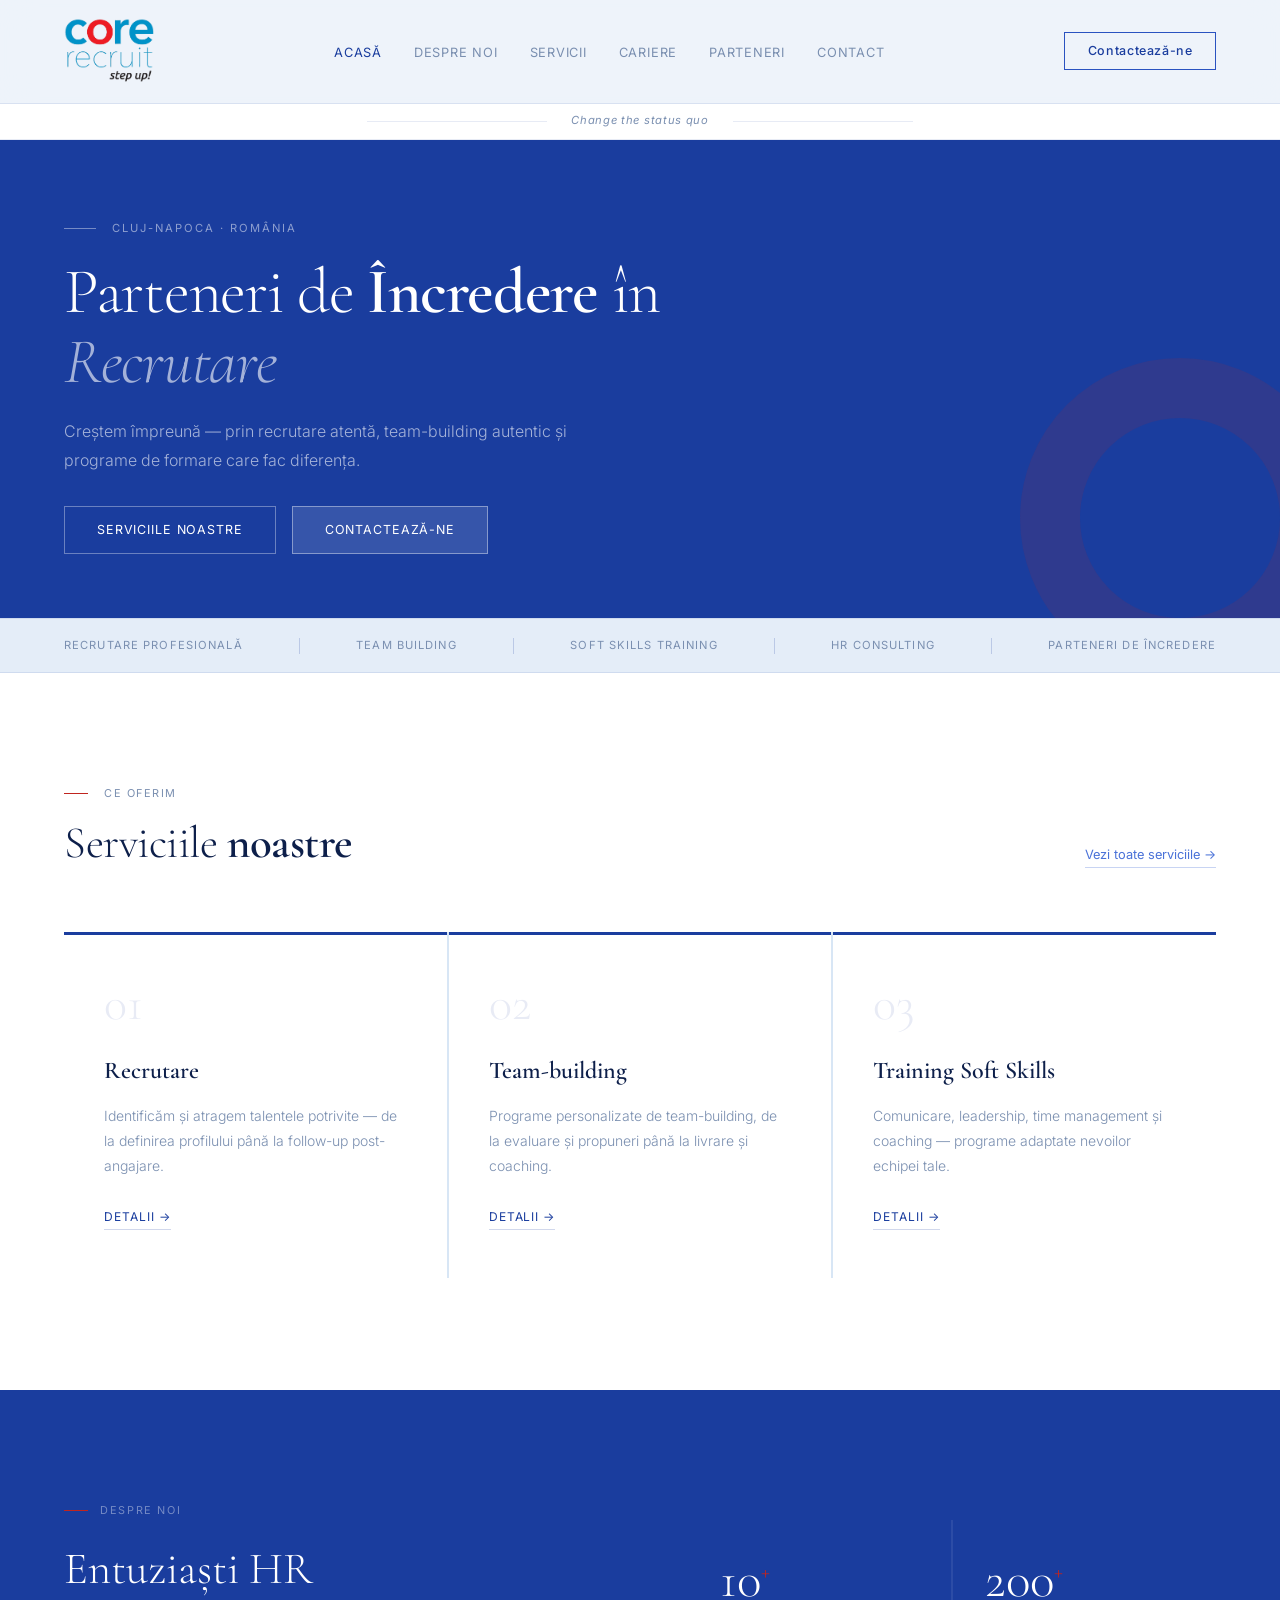
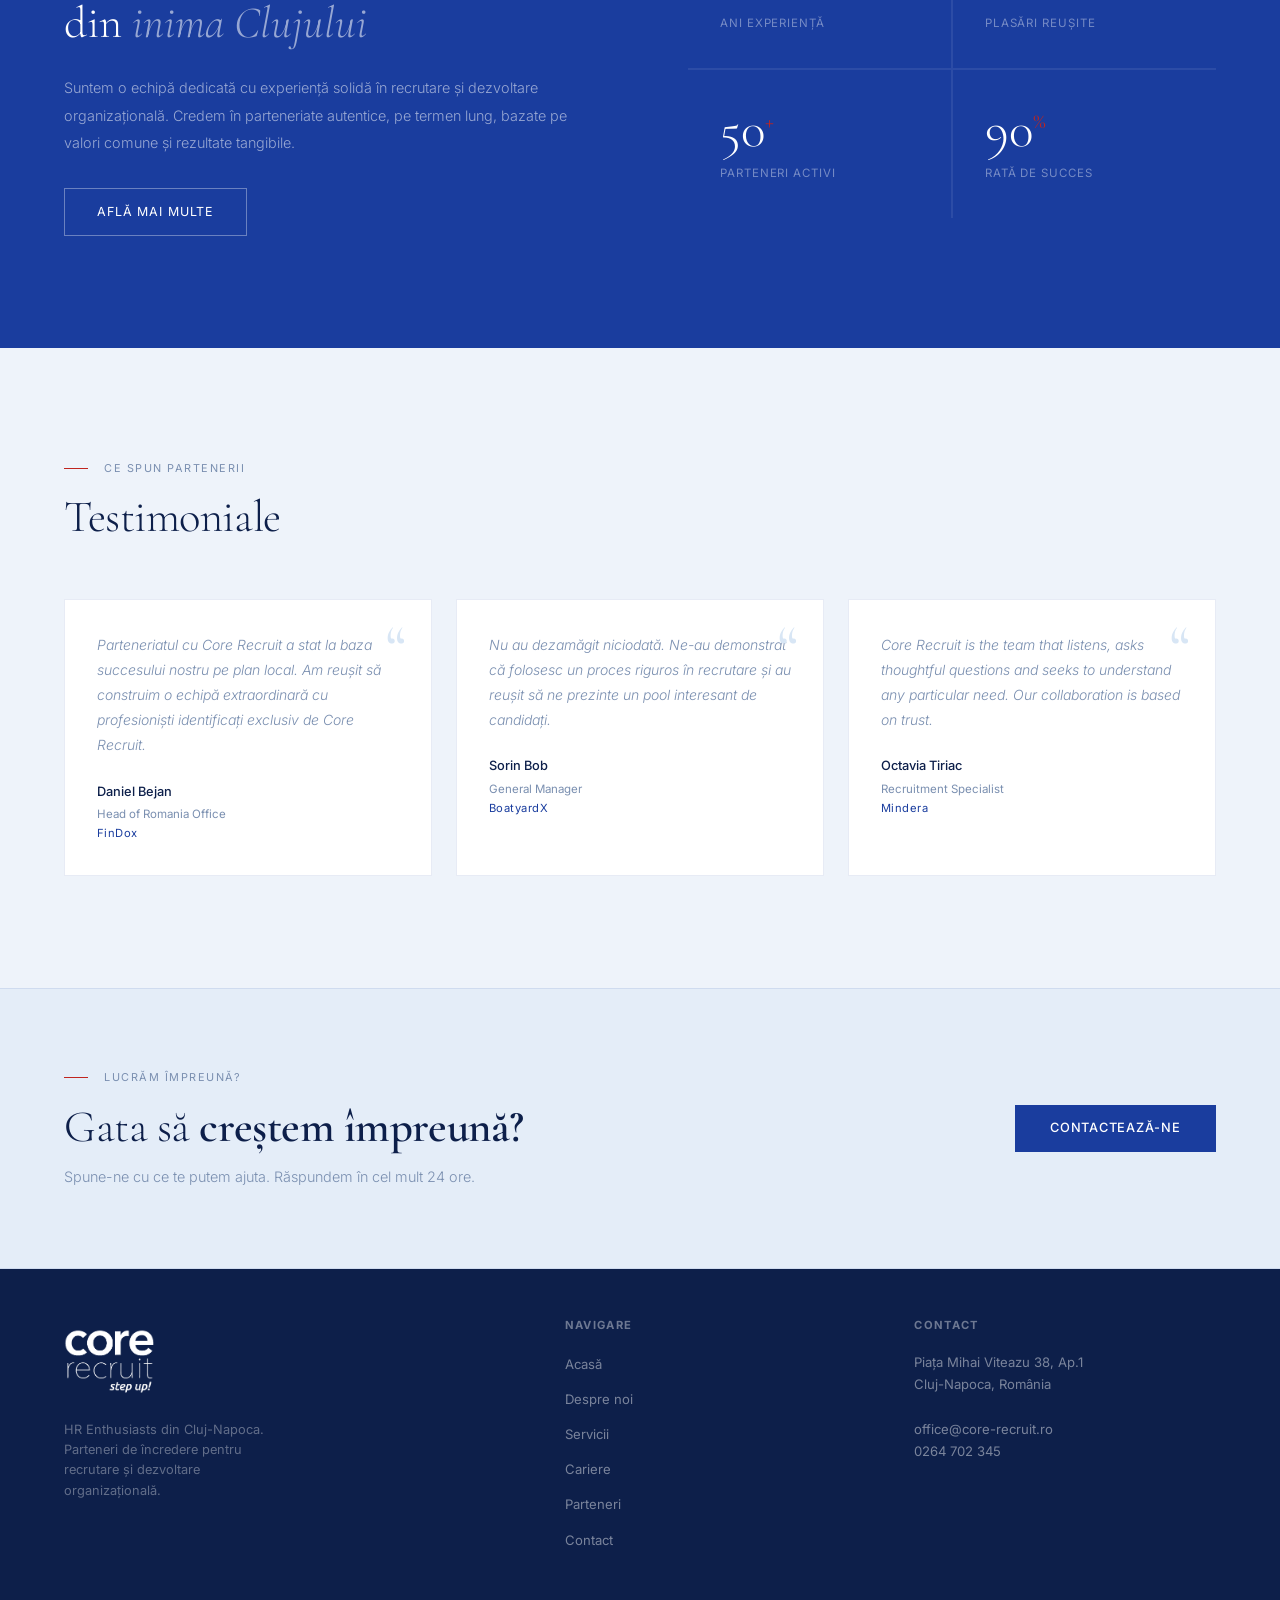
<file: index.html>
<!DOCTYPE html>
<html lang="ro">
<head>
<meta charset="UTF-8">
<script id="Cookiebot" src="https://consent.cookiebot.com/uc.js" data-cbid="74210a75-01b2-4492-945d-dc1702a2ea42" type="text/javascript" async></script>
<meta name="viewport" content="width=device-width, initial-scale=1.0">
<title>Core Recruit — HR Enthusiasts | Cluj-Napoca</title>
<link rel="icon" type="image/png" href="/favicon.png">
<link rel="icon" href="/favicon.ico">
<meta name="description" content="Core Recruit — Agenție de recrutare, team-building și training din Cluj-Napoca. Parteneri de încredere pentru afacerea ta.">
<link href="https://fonts.googleapis.com/css2?family=Cormorant+Garamond:ital,wght@0,300;0,400;0,600;1,300;1,400&family=Inter:wght@300;400;500&display=swap" rel="stylesheet">
<link rel="stylesheet" href="css/styles.css">
<style>
  /* HERO */
  .hero {
    background: var(--blue); padding: 5rem 4rem 4rem; position: relative; overflow: hidden;
  }
  .hero::after {
    content: ''; position: absolute; right: -60px; bottom: -60px;
    width: 320px; height: 320px; border-radius: 50%;
    border: 60px solid rgba(192,37,31,0.12); pointer-events: none;
  }
  .hero-eyebrow { display: flex; align-items: center; gap: 1rem; margin-bottom: 1.2rem; }
  .hero-eyebrow .eyebrow-line { width: 32px; height: 1px; background: rgba(255,255,255,0.4); }
  .hero-eyebrow .eyebrow-text { font-size: 0.7rem; letter-spacing: 0.18em; text-transform: uppercase; color: rgba(255,255,255,0.5); }
  h1 {
    font-family: 'Cormorant Garamond', serif; font-size: clamp(2.5rem, 5vw, 4.5rem);
    font-weight: 300; line-height: 1.1; letter-spacing: -0.02em; color: white; margin-bottom: 1.2rem; max-width: 700px;
  }
  h1 strong { font-weight: 600; color: white; }
  h1 em { font-style: italic; color: rgba(255,255,255,0.6); }
  .hero-desc { font-size: 1rem; color: rgba(255,255,255,0.6); line-height: 1.8; max-width: 520px; margin-bottom: 2rem; font-weight: 300; }
  .hero-btns { display: flex; gap: 1rem; flex-wrap: wrap; }

  /* SERVICES SECTION */
  .services { padding: 7rem 4rem; background: var(--white); }
  .services-top { display: flex; justify-content: space-between; align-items: flex-end; margin-bottom: 4rem; }
  .section-link { font-size: 0.8rem; color: var(--blue-light); text-decoration: none; border-bottom: 1px solid rgba(74,114,216,0.3); padding-bottom: 1px; transition: color 0.2s; }
  .section-link:hover { color: var(--red); }
  .services-grid { display: grid; grid-template-columns: repeat(3,1fr); gap: 2px; background: var(--bg3); }
  .service-item { background: var(--white); padding: 3rem 2.5rem; transition: background 0.3s; position: relative; overflow: hidden; }
  .service-item::before { content:''; position:absolute; top:0; left:0; right:0; height:3px; background: var(--blue); transition: background 0.3s; }
  .service-item:hover { background: var(--bg); }
  .service-item:hover::before { background: var(--red); }
  .svc-num { font-family: 'Cormorant Garamond', serif; font-size: 3rem; font-weight: 300; color: rgba(26,61,158,0.1); line-height: 1; margin-bottom: 1.5rem; }
  .svc-title { font-family: 'Cormorant Garamond', serif; font-size: 1.5rem; font-weight: 600; color: var(--text); margin-bottom: 0.8rem; }
  .svc-desc { font-size: 0.875rem; color: var(--text-muted); line-height: 1.8; font-weight: 300; }
  .svc-link { display: inline-flex; align-items: center; gap: 0.5rem; margin-top: 1.8rem; font-size: 0.75rem; color: var(--blue); letter-spacing: 0.08em; text-transform: uppercase; text-decoration: none; border-bottom: 1px solid rgba(26,61,158,0.2); padding-bottom: 2px; transition: color 0.2s; }
  .svc-link:hover { color: var(--red); }

  /* ABOUT STRIP */
  .about-strip { background: var(--blue); padding: 7rem 4rem; display: grid; grid-template-columns: 1fr 1fr; gap: 6rem; align-items: center; }
  .al-tag { font-size: 0.68rem; letter-spacing: 0.15em; text-transform: uppercase; color: rgba(255,255,255,0.4); margin-bottom: 1.5rem; display: flex; align-items: center; gap: 0.75rem; }
  .al-tag::before { content:''; width:24px; height:1px; background:var(--red); }
  .about-title { font-family: 'Cormorant Garamond', serif; font-size: clamp(2rem,3.5vw,3rem); font-weight: 300; color: white; line-height: 1.2; margin-bottom: 1.5rem; }
  .about-title em { font-style: italic; color: rgba(255,255,255,0.55); }
  .about-desc { font-size: 0.9rem; color: rgba(255,255,255,0.55); line-height: 1.9; font-weight: 300; margin-bottom: 2rem; }
  .about-right { display: grid; grid-template-columns: 1fr 1fr; gap: 1.5px; background: rgba(255,255,255,0.08); }
  .about-stat { background: var(--blue); padding: 2.2rem 2rem; transition: background 0.3s; }
  .about-stat:hover { background: rgba(255,255,255,0.05); }
  .as-val { font-family: 'Cormorant Garamond', serif; font-size: 3.2rem; font-weight: 300; color: white; line-height: 1; }
  .as-val sup { font-size: 1.4rem; color: var(--red); vertical-align: super; }
  .as-label { font-size: 0.72rem; color: rgba(255,255,255,0.4); text-transform: uppercase; letter-spacing: 0.08em; margin-top: 0.5rem; }

  /* TESTIMONIALS */
  .testimonials { padding: 7rem 4rem; background: var(--bg); }
  .testimonials-grid { display: grid; grid-template-columns: repeat(3,1fr); gap: 1.5rem; margin-top: 3.5rem; }
  .tcard { background: var(--white); border: 1px solid var(--border); padding: 2rem; position: relative; transition: box-shadow 0.3s; }
  .tcard:hover { box-shadow: 0 8px 32px rgba(26,61,158,0.08); }
  .tcard::before { content:'\201C'; font-family:'Cormorant Garamond',serif; font-size:4rem; color:var(--bg3); position:absolute; top:1rem; right:1.5rem; line-height:1; }
  .tcard-text { font-size: 0.875rem; color: var(--text-muted); line-height: 1.8; font-weight: 300; margin-bottom: 1.5rem; font-style: italic; }
  .tcard-author { font-size: 0.8rem; font-weight: 500; color: var(--text); }
  .tcard-role { font-size: 0.72rem; color: var(--text-muted); margin-top: 0.2rem; }
  .tcard-company { font-size: 0.7rem; color: var(--blue); margin-top: 0.1rem; letter-spacing: 0.04em; }

  /* CONTACT CTA */
  .contact-cta { background: var(--bg2); border-top: 1px solid var(--border); border-bottom: 1px solid var(--border); padding: 5rem 4rem; display: flex; justify-content: space-between; align-items: center; gap: 3rem; }
  .cta-left .section-title { margin-bottom: 0.8rem; }
  .cta-left p { font-size: 0.9rem; color: var(--text-muted); font-weight: 300; }
  .cta-right { flex-shrink: 0; }

  @media (max-width: 960px) {
    .hero { padding: 3.5rem 1.5rem 3rem; }
    .services, .about-strip, .testimonials, .contact-cta { padding: 4rem 1.5rem; }
    .services-grid, .testimonials-grid { grid-template-columns: 1fr; }
    .about-strip { grid-template-columns: 1fr; gap: 3rem; }
    .contact-cta { flex-direction: column; align-items: flex-start; }
    .services-top { flex-direction: column; align-items: flex-start; gap: 1rem; }
  }
</style>
<script src="https://identity.netlify.com/v1/netlify-identity-widget.js"></script>
</head>
<body>

<nav>
  <a href="index.html" class="logo" id="nav-logo-link">
    <img src="/images/core-recruit-logo.png" alt="Core Recruit" id="nav-logo-img" style="height:90px;width:auto;display:block;">
    <span id="nav-logo-text" style="display:none;">Core<span style="color:var(--red);">.</span>Recruit</span>
  </a>
  <ul>
    <li><a href="index.html" class="active">Acasă</a></li>
    <li><a href="about.html">Despre noi</a></li>
    <li><a href="services.html">Servicii</a></li>
    <li><a href="careers.html">Cariere</a></li>
    <li><a href="partners.html">Parteneri</a></li>
    <li><a href="contact.html">Contact</a></li>
  </ul>
  <a href="contact.html" class="nav-cta">Contactează-ne</a>
  <button class="hamburger" id="hamburger" aria-label="Menu">
    <span></span><span></span><span></span>
  </button>
</nav>
<div class="mobile-menu" id="mobile-menu">
  <a href="index.html">Acasă</a>
  <a href="about.html">Despre noi</a>
  <a href="services.html">Servicii</a>
  <a href="careers.html">Cariere</a>
  <a href="partners.html">Parteneri</a>
  <a href="contact.html">Contact</a>
</div>

<section class="hero">
  <div class="hero-eyebrow">
    <div class="eyebrow-line"></div>
    <span class="eyebrow-text">Cluj-Napoca · România</span>
  </div>
  <h1>
    Parteneri de <strong style="display:inline;">Încredere</strong> în <em>Recrutare</em>
  </h1>
  <p class="hero-desc">Creștem împreună — prin recrutare atentă, team-building autentic și programe de formare care fac diferența.</p>
  <div class="hero-btns">
    <a href="services.html" class="btn-white">Serviciile noastre</a>
    <a href="contact.html" class="btn-white" style="background:rgba(255,255,255,0.12);border-color:rgba(255,255,255,0.4);">Contactează-ne</a>
  </div>
</section>

<div class="divider-strip">
  <div class="ds-item"><span class="ds-text">Recrutare profesională</span></div>
  <div class="ds-line"></div>
  <div class="ds-item"><span class="ds-text">Team Building</span></div>
  <div class="ds-line"></div>
  <div class="ds-item"><span class="ds-text">Soft Skills Training</span></div>
  <div class="ds-line"></div>
  <div class="ds-item"><span class="ds-text">HR Consulting</span></div>
  <div class="ds-line"></div>
  <div class="ds-item"><span class="ds-text">Parteneri de încredere</span></div>
</div>

<section class="services">
  <div class="services-top">
    <div>
      <div class="section-eyebrow"><div class="eyebrow-line"></div><span class="eyebrow-text">Ce oferim</span></div>
      <div class="section-title">Serviciile <strong>noastre</strong></div>
    </div>
    <a href="services.html" class="section-link">Vezi toate serviciile →</a>
  </div>
  <div class="services-grid">
    <div class="service-item">
      <div class="svc-num">01</div>
      <div class="svc-title">Recrutare</div>
      <div class="svc-desc">Identificăm și atragem talentele potrivite — de la definirea profilului până la follow-up post-angajare.</div>
      <a href="services.html#recrutare" class="svc-link">Detalii →</a>
    </div>
    <div class="service-item">
      <div class="svc-num">02</div>
      <div class="svc-title">Team-building</div>
      <div class="svc-desc">Programe personalizate de team-building, de la evaluare și propuneri până la livrare și coaching.</div>
      <a href="services.html#teambuilding" class="svc-link">Detalii →</a>
    </div>
    <div class="service-item">
      <div class="svc-num">03</div>
      <div class="svc-title">Training Soft Skills</div>
      <div class="svc-desc">Comunicare, leadership, time management și coaching — programe adaptate nevoilor echipei tale.</div>
      <a href="services.html#training" class="svc-link">Detalii →</a>
    </div>
  </div>
</section>

<section class="about-strip">
  <div class="about-left">
    <div class="al-tag">Despre noi</div>
    <div class="about-title">Entuziaști HR<br>din <em>inima Clujului</em></div>
    <p class="about-desc">Suntem o echipă dedicată cu experiență solidă în recrutare și dezvoltare organizațională. Credem în parteneriate autentice, pe termen lung, bazate pe valori comune și rezultate tangibile.</p>
    <a href="about.html" class="btn-white">Află mai multe</a>
  </div>
  <div class="about-right">
    <div class="about-stat"><div class="as-val">10<sup>+</sup></div><div class="as-label">Ani experiență</div></div>
    <div class="about-stat"><div class="as-val">200<sup>+</sup></div><div class="as-label">Plasări reușite</div></div>
    <div class="about-stat"><div class="as-val">50<sup>+</sup></div><div class="as-label">Parteneri activi</div></div>
    <div class="about-stat"><div class="as-val">90<sup>%</sup></div><div class="as-label">Rată de succes</div></div>
  </div>
</section>

<section class="testimonials">
  <div class="section-eyebrow"><div class="eyebrow-line"></div><span class="eyebrow-text">Ce spun partenerii</span></div>
  <div class="section-title">Testimoniale</div>
  <div class="testimonials-grid">
    <div class="tcard">
      <p class="tcard-text">Parteneriatul cu Core Recruit a stat la baza succesului nostru pe plan local. Am reușit să construim o echipă extraordinară cu profesioniști identificați exclusiv de Core Recruit.</p>
      <div class="tcard-author">Daniel Bejan</div>
      <div class="tcard-role">Head of Romania Office</div>
      <div class="tcard-company">FinDox</div>
    </div>
    <div class="tcard">
      <p class="tcard-text">Nu au dezamăgit niciodată. Ne-au demonstrat că folosesc un proces riguros în recrutare și au reușit să ne prezinte un pool interesant de candidați.</p>
      <div class="tcard-author">Sorin Bob</div>
      <div class="tcard-role">General Manager</div>
      <div class="tcard-company">BoatyardX</div>
    </div>
    <div class="tcard">
      <p class="tcard-text">Core Recruit is the team that listens, asks thoughtful questions and seeks to understand any particular need. Our collaboration is based on trust.</p>
      <div class="tcard-author">Octavia Tiriac</div>
      <div class="tcard-role">Recruitment Specialist</div>
      <div class="tcard-company">Mindera</div>
    </div>
  </div>
</section>

<div class="contact-cta">
  <div class="cta-left">
    <div class="section-eyebrow"><div class="eyebrow-line"></div><span class="eyebrow-text">Lucrăm împreună?</span></div>
    <div class="section-title">Gata să <strong>creștem împreună?</strong></div>
    <p>Spune-ne cu ce te putem ajuta. Răspundem în cel mult 24 ore.</p>
  </div>
  <div class="cta-right">
    <a href="contact.html" class="btn-primary">Contactează-ne</a>
  </div>
</div>

<footer>
  <div class="footer-brand">
    <a href="index.html" class="footer-logo" id="footer-logo-link">
      <img src="/images/core-recruit-logo.png" alt="Core Recruit" id="footer-logo-img" style="height:90px;width:auto;display:block;filter:brightness(0) invert(1);">
      <span id="footer-logo-text" style="display:none;">Core<span style="color:var(--red);">.</span>Recruit</span>
    </a>
    <p class="footer-tagline">HR Enthusiasts din Cluj-Napoca. Parteneri de încredere pentru recrutare și dezvoltare organizațională.</p>
  </div>
  <div class="footer-col">
    <h4>Navigare</h4>
    <ul>
      <li><a href="index.html">Acasă</a></li>
      <li><a href="about.html">Despre noi</a></li>
      <li><a href="services.html">Servicii</a></li>
      <li><a href="careers.html">Cariere</a></li>
      <li><a href="partners.html">Parteneri</a></li>
      <li><a href="contact.html">Contact</a></li>
    </ul>
  </div>
  <div class="footer-col">
    <h4>Contact</h4>
    <p>Piața Mihai Viteazu 38, Ap.1<br>Cluj-Napoca, România<br><br>office@core-recruit.ro<br>0264 702 345</p>
  </div>
</footer>
<div class="footer-bottom">
  <span class="footer-copy">©2024 Core Recruit. Toate drepturile rezervate.</span>
  <div class="footer-social">
    <a href="https://www.facebook.com/corerecruit.ro/" target="_blank">Facebook</a>
    <a href="https://www.linkedin.com/company/core-recruit/" target="_blank">LinkedIn</a>
    <a href="https://maps.google.com/?cid=15807430511712854046" target="_blank">Google Maps</a>
  </div>
</div>

<script src="js/main.js"></script>
<script>
async function loadLogo() {
  try {
    const res = await fetch('/content/settings/site.json');
    if (!res.ok) return;
    const data = await res.json();
    if (data.logo && data.logo.trim() && data.logo !== '/images/core-recruit-logo.png') {
      // CMS has a custom logo — swap both nav and footer
      const navImg = document.getElementById('nav-logo-img');
      const footerImg = document.getElementById('footer-logo-img');
      if (navImg) { navImg.src = data.logo; navImg.style.filter = ''; }
      if (footerImg) { footerImg.src = data.logo; }
    }
    // If logo field is empty, show text fallback instead of broken image
    if (!data.logo || !data.logo.trim()) {
      document.getElementById('nav-logo-img').style.display = 'none';
      document.getElementById('nav-logo-text').style.display = 'inline';
      document.getElementById('footer-logo-img').style.display = 'none';
      document.getElementById('footer-logo-text').style.display = 'inline';
    }
  } catch(e) {
    // On any error, show text fallback
    const navImg = document.getElementById('nav-logo-img');
    if (navImg) navImg.onerror = function() {
      this.style.display = 'none';
      document.getElementById('nav-logo-text').style.display = 'inline';
    };
    const footerImg = document.getElementById('footer-logo-img');
    if (footerImg) footerImg.onerror = function() {
      this.style.display = 'none';
      document.getElementById('footer-logo-text').style.display = 'inline';
    };
  }
}

document.addEventListener('DOMContentLoaded', function() {
  loadLogo();
});
</script>
</body>
</html>
</file>
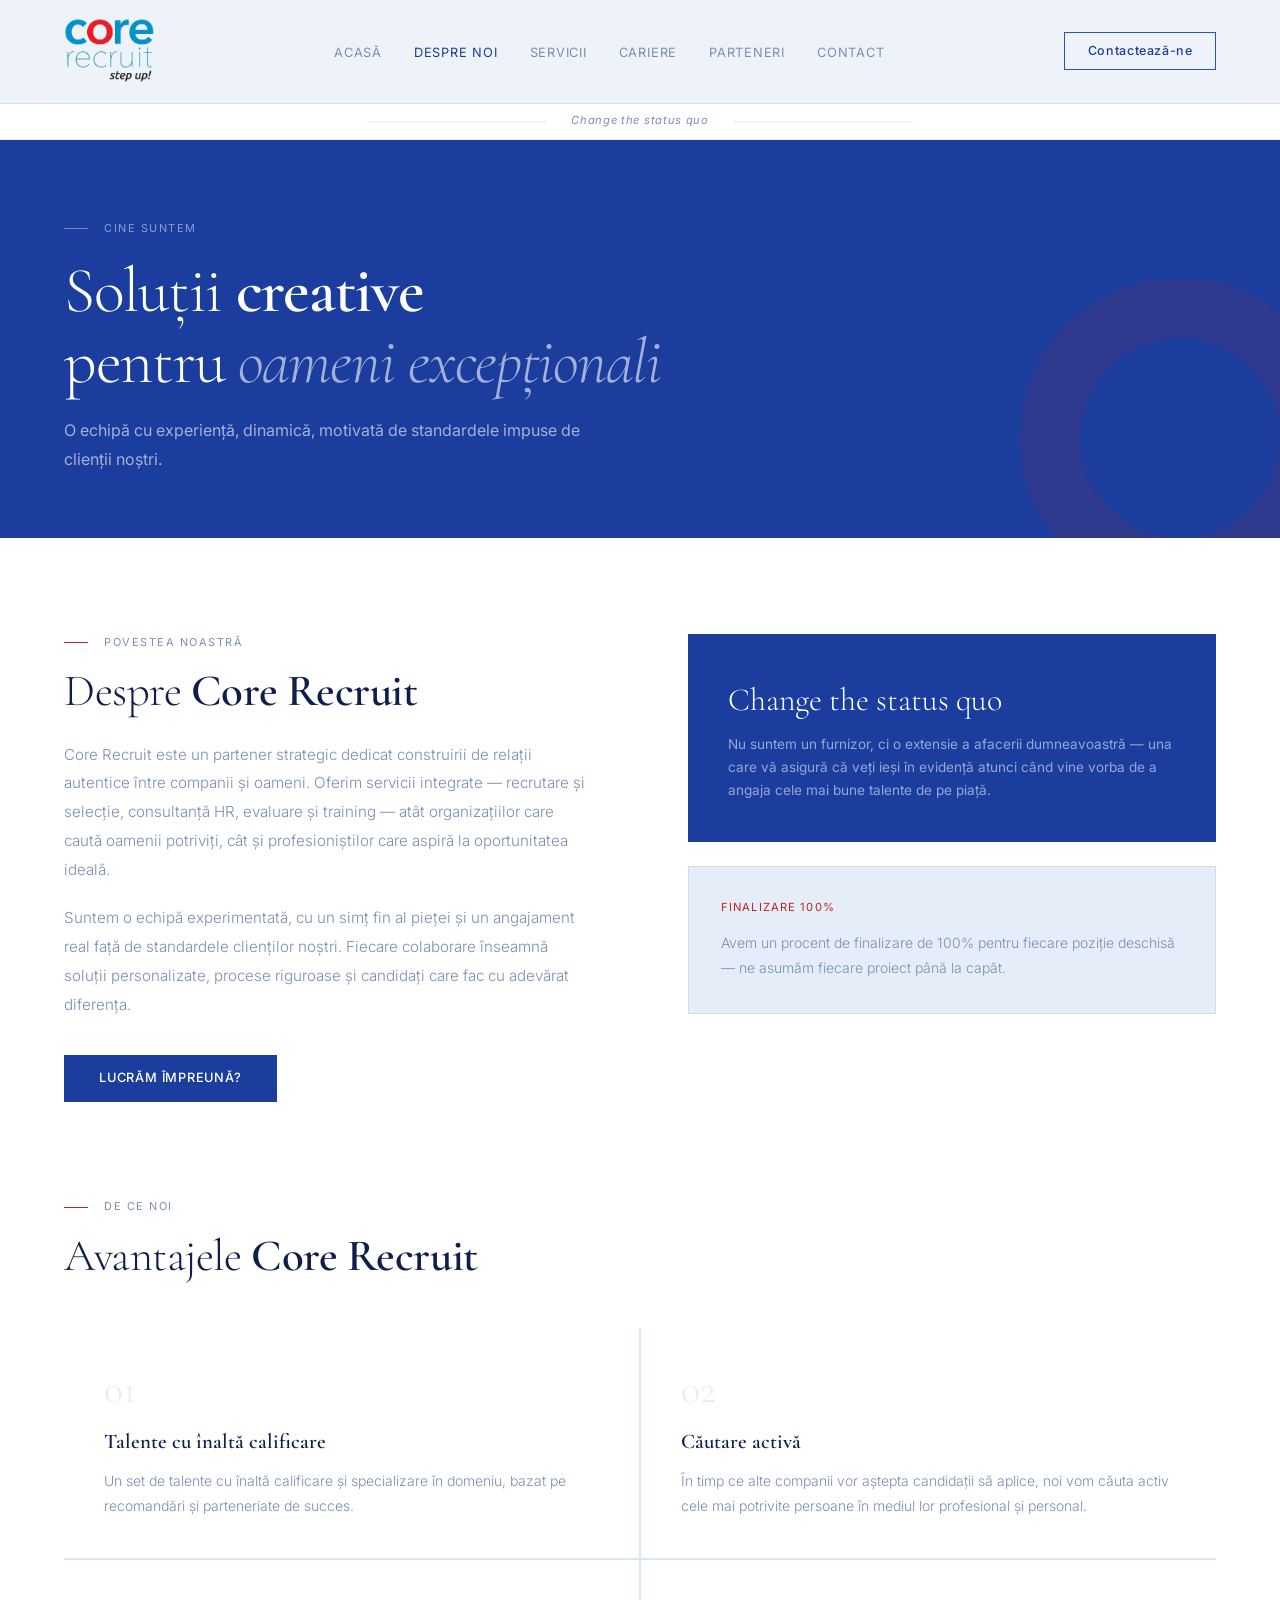
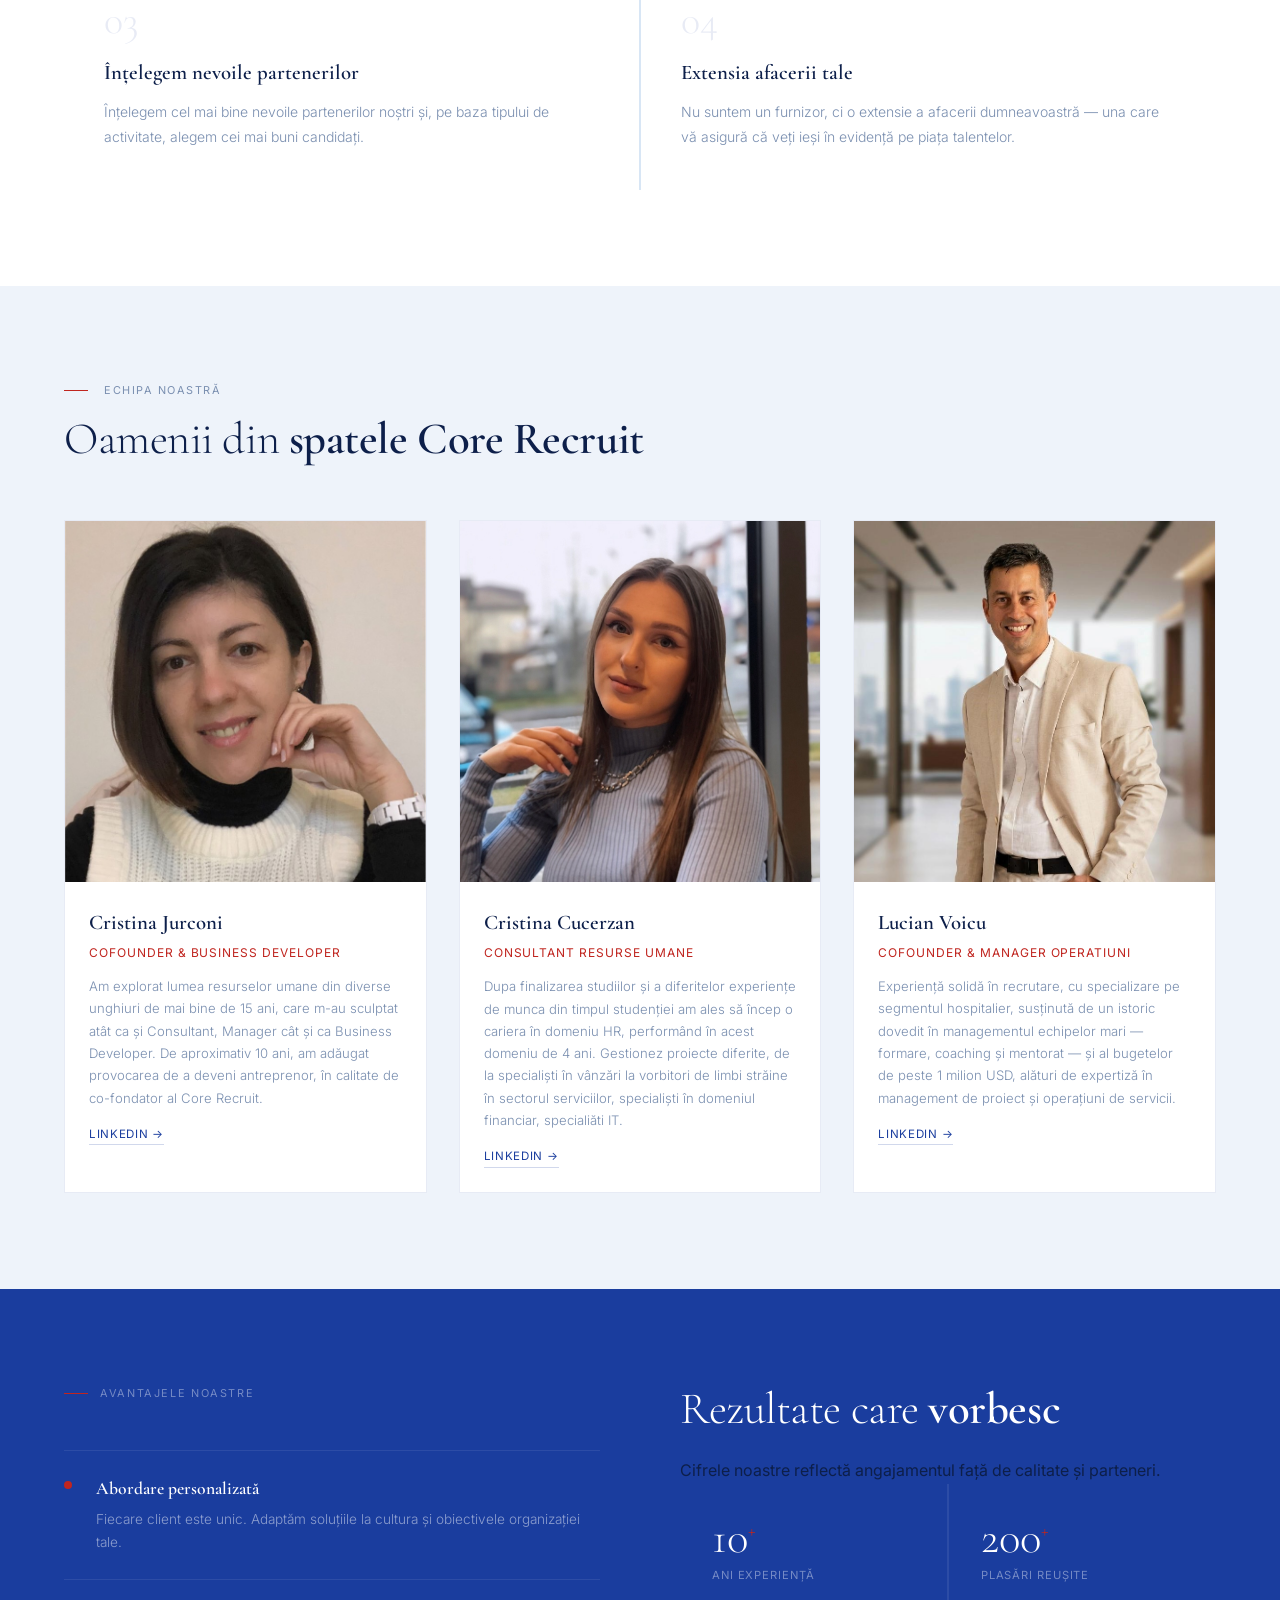
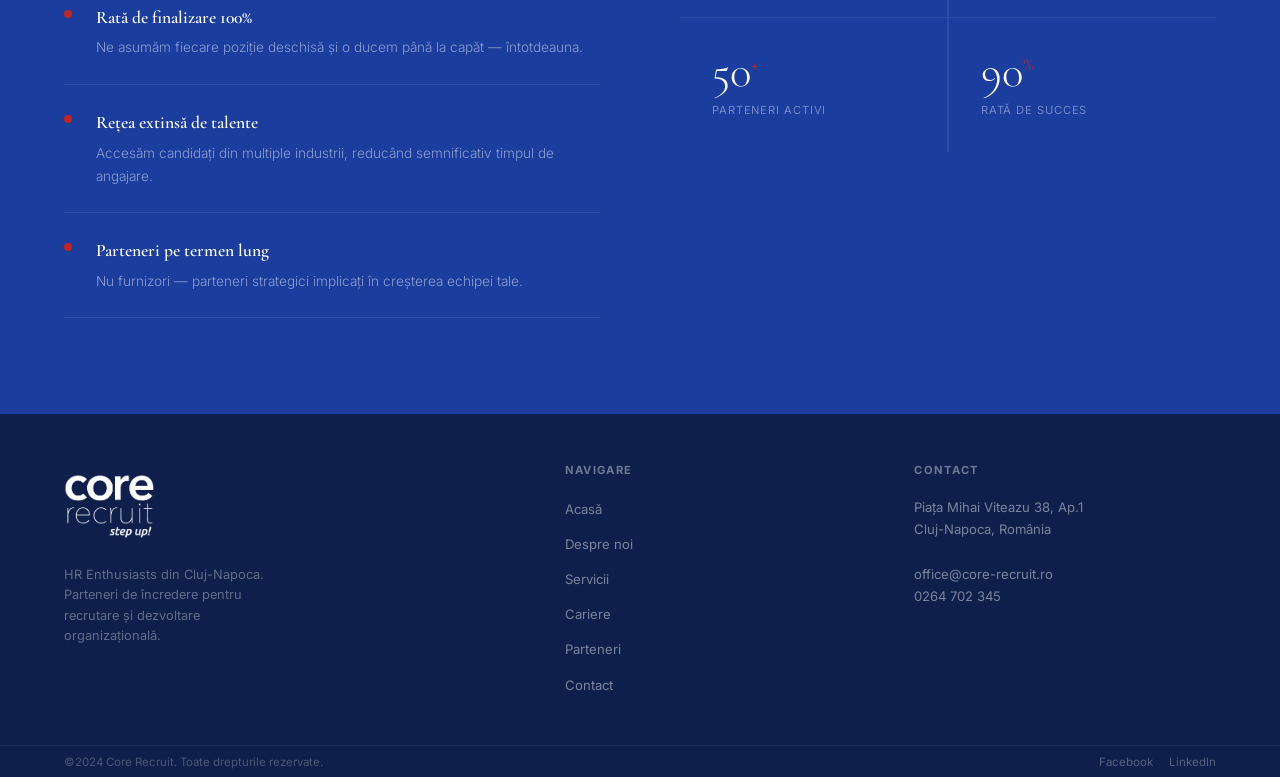
<file: about.html>
<!DOCTYPE html>
<html lang="ro">
<head>
<meta charset="UTF-8">
<script id="Cookiebot" src="https://consent.cookiebot.com/uc.js" data-cbid="74210a75-01b2-4492-945d-dc1702a2ea42" type="text/javascript" async></script>
<meta name="viewport" content="width=device-width, initial-scale=1.0">
<title>Despre noi — Core Recruit</title>
<link rel="icon" type="image/png" href="/favicon.png">
<link rel="icon" href="/favicon.ico">
<meta name="description" content="Suntem o echipă de entuziaști HR cu experiență de peste 10 ani. Află mai multe despre Core Recruit.">
<link href="https://fonts.googleapis.com/css2?family=Cormorant+Garamond:ital,wght@0,300;0,400;0,600;1,300;1,400&family=Inter:wght@300;400;500&display=swap" rel="stylesheet">
<link rel="stylesheet" href="css/styles.css">
<style>
  .about-intro { padding: 6rem 4rem; display: grid; grid-template-columns: 1fr 1fr; gap: 6rem; align-items: start; background: var(--white); }
  .about-intro-text .section-title { margin-bottom: 1.5rem; }
  .about-intro-text p { font-size: 0.95rem; color: var(--text-muted); line-height: 1.9; font-weight: 300; margin-bottom: 1.2rem; }
  .about-values { padding: 0 4rem 6rem; background: var(--white); }
  .values-grid { display: grid; grid-template-columns: repeat(2,1fr); gap: 2px; background: var(--bg3); margin-top: 3rem; }
  .value-item { background: var(--white); padding: 2.5rem; transition: background 0.3s; }
  .value-item:hover { background: var(--bg); }
  .value-num { font-family:'Cormorant Garamond',serif; font-size:2.5rem; font-weight:300; color:rgba(26,61,158,0.1); line-height:1; margin-bottom:1rem; }
  .value-title { font-family:'Cormorant Garamond',serif; font-size:1.3rem; font-weight:600; color:var(--text); margin-bottom:0.6rem; }
  .value-desc { font-size:0.875rem; color:var(--text-muted); line-height:1.8; font-weight:300; }

  .team { padding: 6rem 4rem; background: var(--bg); }
  .team-grid { display: grid; grid-template-columns: repeat(3,1fr); gap: 2rem; margin-top: 3.5rem; }
  .team-card { background: var(--white); border: 1px solid var(--border); overflow: hidden; transition: box-shadow 0.3s; }
  .team-card:hover { box-shadow: 0 8px 32px rgba(26,61,158,0.08); }
  .team-card-img { width:100%; aspect-ratio:1/1; object-fit:cover; object-position:top; background:var(--bg3); display:flex; align-items:center; justify-content:center; }
  .team-card-img-placeholder { width:100%; aspect-ratio:3/2; background: linear-gradient(135deg, var(--bg2) 0%, var(--bg3) 100%); display:flex; align-items:center; justify-content:center; }
  .team-card-img-placeholder span { font-family:'Cormorant Garamond',serif; font-size:3rem; font-weight:300; color:var(--blue-light); opacity:0.4; }
  .team-card-body { padding: 1.5rem; }
  .team-name { font-family:'Cormorant Garamond',serif; font-size:1.3rem; font-weight:600; color:var(--text); margin-bottom:0.25rem; }
  .team-role { font-size:0.75rem; color:var(--red); text-transform:uppercase; letter-spacing:0.08em; margin-bottom:0.8rem; }
  .team-bio { font-size:0.82rem; color:var(--text-muted); line-height:1.7; font-weight:300; }
  .team-linkedin { display:inline-block; margin-top:1rem; font-size:0.72rem; color:var(--blue); text-decoration:none; letter-spacing:0.06em; text-transform:uppercase; border-bottom:1px solid rgba(26,61,158,0.2); padding-bottom:1px; }

  .why-us { background: var(--blue); padding: 6rem 4rem; }
  .why-grid { display: grid; grid-template-columns: 1fr 1fr; gap: 5rem; align-items: start; }
  .why-list { margin-top: 3rem; display: flex; flex-direction: column; gap: 0; }
  .why-item { padding: 1.5rem 0; border-bottom: 1px solid rgba(255,255,255,0.08); display: flex; gap: 1.5rem; }
  .why-item:first-child { border-top: 1px solid rgba(255,255,255,0.08); }
  .why-dot { width:8px; height:8px; border-radius:50%; background:var(--red); margin-top:6px; flex-shrink:0; }
  .why-title { font-family:'Cormorant Garamond',serif; font-size:1.1rem; font-weight:600; color:white; margin-bottom:0.3rem; }
  .why-desc { font-size:0.85rem; color:rgba(255,255,255,0.5); line-height:1.7; font-weight:300; }
  .why-right .section-title.white { margin-bottom:1.5rem; }
  .why-right p { font-size:0.9rem; color:rgba(255,255,255,0.55); line-height:1.9; font-weight:300; margin-bottom:2rem; }
  .stats-2col { display:grid; grid-template-columns:1fr 1fr; gap:1.5px; background:rgba(255,255,255,0.08); }
  .stat-box { background:var(--blue); padding:2rem; }
  .stat-box-val { font-family:'Cormorant Garamond',serif; font-size:2.8rem; font-weight:300; color:white; line-height:1; }
  .stat-box-val sup { font-size:1.2rem; color:var(--red); vertical-align:super; }
  .stat-box-label { font-size:0.7rem; color:rgba(255,255,255,0.4); text-transform:uppercase; letter-spacing:0.08em; margin-top:0.4rem; }

  @media (max-width:960px) {
    .about-intro, .why-grid { grid-template-columns:1fr; gap:3rem; }
    .about-intro, .about-values, .team, .why-us { padding:4rem 1.5rem; }
    .values-grid, .team-grid { grid-template-columns:1fr; }
    .stats-2col { grid-template-columns:1fr 1fr; }
  }
</style>
</head>
<body>

<nav>
  <a href="index.html" class="logo" id="nav-logo-link"><img src="images/core-recruit-logo.png" alt="Core Recruit" id="nav-logo-img" style="height:90px;width:auto;display:block;"><span class="logo-text" style="display:none;">Core<span style="color:var(--red);">.</span>Recruit</span></a>
  <ul>
    <li><a href="index.html">Acasă</a></li>
    <li><a href="about.html" class="active">Despre noi</a></li>
    <li><a href="services.html">Servicii</a></li>
    <li><a href="careers.html">Cariere</a></li>
    <li><a href="partners.html">Parteneri</a></li>
    <li><a href="contact.html">Contact</a></li>
  </ul>
  <a href="contact.html" class="nav-cta">Contactează-ne</a>
  <button class="hamburger" id="hamburger"><span></span><span></span><span></span></button>
</nav>
<div class="mobile-menu" id="mobile-menu">
  <a href="index.html">Acasă</a><a href="about.html">Despre noi</a><a href="services.html">Servicii</a>
  <a href="careers.html">Cariere</a><a href="partners.html">Parteneri</a><a href="contact.html">Contact</a>
</div>

<div class="page-hero">
  <div class="page-hero-eyebrow"><div class="eyebrow-line"></div><span class="eyebrow-text">Cine suntem</span></div>
  <h1>Soluții <strong>creative</strong><br>pentru <em>oameni excepționali</em></h1>
  <p>O echipă cu experiență, dinamică, motivată de standardele impuse de clienții noștri.</p>
</div>

<section class="about-intro">
  <div class="about-intro-text fade-in">
    <div class="section-eyebrow"><div class="eyebrow-line"></div><span class="eyebrow-text">Povestea noastră</span></div>
    <div class="section-title">Despre <strong>Core Recruit</strong></div>
    <p>Core Recruit este un partener strategic dedicat construirii de relații autentice între companii și oameni. Oferim servicii integrate — recrutare și selecție, consultanță HR, evaluare și training — atât organizațiilor care caută oamenii potriviți, cât și profesioniștilor care aspiră la oportunitatea ideală.</p>
    <p>Suntem o echipă experimentată, cu un simț fin al pieței și un angajament real față de standardele clienților noștri. Fiecare colaborare înseamnă soluții personalizate, procese riguroase și candidați care fac cu adevărat diferența.</p>
    <a href="contact.html" class="btn-primary" style="margin-top:1rem;">Lucrăm împreună?</a>
  </div>
  <div class="fade-in" style="display:flex;flex-direction:column;gap:1.5rem;">
    <div style="background:var(--blue);padding:2.5rem;color:white;">
      <div style="font-family:'Cormorant Garamond',serif;font-size:2rem;font-weight:300;margin-bottom:0.5rem;">Change the status quo</div>
      <div style="font-size:0.85rem;color:rgba(255,255,255,0.55);line-height:1.7;">Nu suntem un furnizor, ci o extensie a afacerii dumneavoastră — una care vă asigură că veți ieși în evidență atunci când vine vorba de a angaja cele mai bune talente de pe piață.</div>
    </div>
    <div style="background:var(--bg2);border:1px solid var(--border);padding:2rem;">
      <div style="font-size:0.7rem;text-transform:uppercase;letter-spacing:0.1em;color:var(--red);margin-bottom:0.8rem;">Finalizare 100%</div>
      <div style="font-size:0.875rem;color:var(--text-muted);line-height:1.8;font-weight:300;">Avem un procent de finalizare de 100% pentru fiecare poziție deschisă — ne asumăm fiecare proiect până la capăt.</div>
    </div>
  </div>
</section>

<section class="about-values">
  <div class="section-eyebrow"><div class="eyebrow-line"></div><span class="eyebrow-text">De ce noi</span></div>
  <div class="section-title">Avantajele <strong>Core Recruit</strong></div>
  <div class="values-grid">
    <div class="value-item fade-in">
      <div class="value-num">01</div>
      <div class="value-title">Talente cu înaltă calificare</div>
      <div class="value-desc">Un set de talente cu înaltă calificare și specializare în domeniu, bazat pe recomandări și parteneriate de succes.</div>
    </div>
    <div class="value-item fade-in">
      <div class="value-num">02</div>
      <div class="value-title">Căutare activă</div>
      <div class="value-desc">În timp ce alte companii vor aștepta candidații să aplice, noi vom căuta activ cele mai potrivite persoane în mediul lor profesional și personal.</div>
    </div>
    <div class="value-item fade-in">
      <div class="value-num">03</div>
      <div class="value-title">Înțelegem nevoile partenerilor</div>
      <div class="value-desc">Înțelegem cel mai bine nevoile partenerilor noștri și, pe baza tipului de activitate, alegem cei mai buni candidați.</div>
    </div>
    <div class="value-item fade-in">
      <div class="value-num">04</div>
      <div class="value-title">Extensia afacerii tale</div>
      <div class="value-desc">Nu suntem un furnizor, ci o extensie a afacerii dumneavoastră — una care vă asigură că veți ieși în evidență pe piața talentelor.</div>
    </div>
  </div>
</section>

<section class="team">
  <div class="section-eyebrow"><div class="eyebrow-line"></div><span class="eyebrow-text">Echipa noastră</span></div>
  <div class="section-title">Oamenii din <strong>spatele Core Recruit</strong></div>
  <div class="team-grid" id="team-grid">
    <div class="content-loading"><div class="spinner"></div> Se încarcă echipa...</div>
  </div>
</section>

<section class="why-us">
  <div class="why-grid">
    <div>
      <div class="al-tag" style="font-size:0.68rem;letter-spacing:0.15em;text-transform:uppercase;color:rgba(255,255,255,0.4);margin-bottom:1.5rem;display:flex;align-items:center;gap:0.75rem;">
        <span style="display:block;width:24px;height:1px;background:var(--red);flex-shrink:0;"></span>Avantajele noastre
      </div>
      <div class="why-list">
        <div class="why-item"><div class="why-dot"></div><div><div class="why-title">Abordare personalizată</div><div class="why-desc">Fiecare client este unic. Adaptăm soluțiile la cultura și obiectivele organizației tale.</div></div></div>
        <div class="why-item"><div class="why-dot"></div><div><div class="why-title">Rată de finalizare 100%</div><div class="why-desc">Ne asumăm fiecare poziție deschisă și o ducem până la capăt — întotdeauna.</div></div></div>
        <div class="why-item"><div class="why-dot"></div><div><div class="why-title">Rețea extinsă de talente</div><div class="why-desc">Accesăm candidați din multiple industrii, reducând semnificativ timpul de angajare.</div></div></div>
        <div class="why-item"><div class="why-dot"></div><div><div class="why-title">Parteneri pe termen lung</div><div class="why-desc">Nu furnizori — parteneri strategici implicați în creșterea echipei tale.</div></div></div>
      </div>
    </div>
    <div>
      <div class="section-title white" style="margin-bottom:1.5rem;">Rezultate care <strong style="font-weight:600;">vorbesc</strong></div>
      <p>Cifrele noastre reflectă angajamentul față de calitate și parteneri.</p>
      <div class="stats-2col">
        <div class="stat-box"><div class="stat-box-val">10<sup>+</sup></div><div class="stat-box-label">Ani experiență</div></div>
        <div class="stat-box"><div class="stat-box-val">200<sup>+</sup></div><div class="stat-box-label">Plasări reușite</div></div>
        <div class="stat-box"><div class="stat-box-val">50<sup>+</sup></div><div class="stat-box-label">Parteneri activi</div></div>
        <div class="stat-box"><div class="stat-box-val">90<sup>%</sup></div><div class="stat-box-label">Rată de succes</div></div>
      </div>
    </div>
  </div>
</section>

<footer>
  <div class="footer-brand">
    <a href="index.html" class="footer-logo" id="footer-logo-link"><img src="images/core-recruit-logo.png" alt="Core Recruit" id="footer-logo-img" style="height:90px;width:auto;display:block;filter:brightness(0) invert(1);"><span class="footer-logo-text" style="display:none;">Core<span style="color:var(--red);">.</span>Recruit</span></a>
    <p class="footer-tagline">HR Enthusiasts din Cluj-Napoca. Parteneri de încredere pentru recrutare și dezvoltare organizațională.</p>
  </div>
  <div class="footer-col">
    <h4>Navigare</h4>
    <ul>
      <li><a href="index.html">Acasă</a></li><li><a href="about.html">Despre noi</a></li>
      <li><a href="services.html">Servicii</a></li><li><a href="careers.html">Cariere</a></li>
      <li><a href="partners.html">Parteneri</a></li><li><a href="contact.html">Contact</a></li>
    </ul>
  </div>
  <div class="footer-col">
    <h4>Contact</h4>
    <p>Piața Mihai Viteazu 38, Ap.1<br>Cluj-Napoca, România<br><br>office@core-recruit.ro<br>0264 702 345</p>
  </div>
</footer>
<div class="footer-bottom">
  <span class="footer-copy">©2024 Core Recruit. Toate drepturile rezervate.</span>
  <div class="footer-social">
    <a href="https://www.facebook.com/corerecruit.ro/" target="_blank">Facebook</a>
    <a href="https://www.linkedin.com/company/core-recruit/" target="_blank">LinkedIn</a>
  </div>
</div>
<script src="js/main.js"></script>
<script>
// ============================================================
// TEAM CMS LOADER
// Slugs must match filenames in /content/team/
// Add new slugs here as you add team members in /admin → Echipa
// ============================================================
const TEAM_SLUGS = [
  'cristina-jurconi',
  'membru-2',
  'membru-3',
];

// Fallback data shown before CMS files are loaded
const TEAM_FALLBACK = [
  { name:'Cristina Jurconi', role:'Cofounder & Business Developer', bio:'Am explorat lumea resurselor umane din diverse unghiuri de mai bine de 15 ani. De peste 5 ani, co-fondator al Core Recruit.', linkedin:'https://www.linkedin.com/in/cristina-jurconi-02abbb10/', photo:'' },
  { name:'Nume Prenume', role:'Titlu / Rol', bio:'Editează din panoul de administrare /admin → Echipa pentru a adăuga informațiile acestui membru.', linkedin:'', photo:'' },
  { name:'Nume Prenume', role:'Titlu / Rol', bio:'Editează din panoul de administrare /admin → Echipa pentru a adăuga informațiile acestui membru.', linkedin:'', photo:'' },
];

function getInitials(name) {
  return name.split(' ').map(w => w[0]).join('').substring(0, 2).toUpperCase();
}

function renderTeam(members) {
  const grid = document.getElementById('team-grid');
  grid.innerHTML = members.map(m => `
    <div class="team-card fade-in">
      ${m.photo
        ? `<img src="${m.photo}" alt="${m.name}" class="team-card-img" style="width:100%;aspect-ratio:1/1;object-fit:cover; object-position:top;">`
        : `<div class="team-card-img-placeholder"><span>${getInitials(m.name)}</span></div>`
      }
      <div class="team-card-body">
        <div class="team-name">${m.name}</div>
        <div class="team-role">${m.role}</div>
        <p class="team-bio">${m.body && m.body.trim() ? m.body.trim() : m.bio}</p>
        ${m.linkedin ? `<a href="${m.linkedin}" target="_blank" class="team-linkedin">LinkedIn →</a>` : ''}
      </div>
    </div>
  `).join('');
  // Trigger fade-in
  setTimeout(() => {
    grid.querySelectorAll('.fade-in').forEach(el => el.classList.add('visible'));
  }, 100);
}

async function loadTeam() {
  const results = await window.CMS.loadCollection('team', TEAM_SLUGS);
  const members = results.length > 0
    ? results.sort((a, b) => (parseInt(a.order) || 0) - (parseInt(b.order) || 0))
    : TEAM_FALLBACK;
  renderTeam(members);
}

document.addEventListener('DOMContentLoaded', loadTeam);
</script>
</body>
</html>
</file>
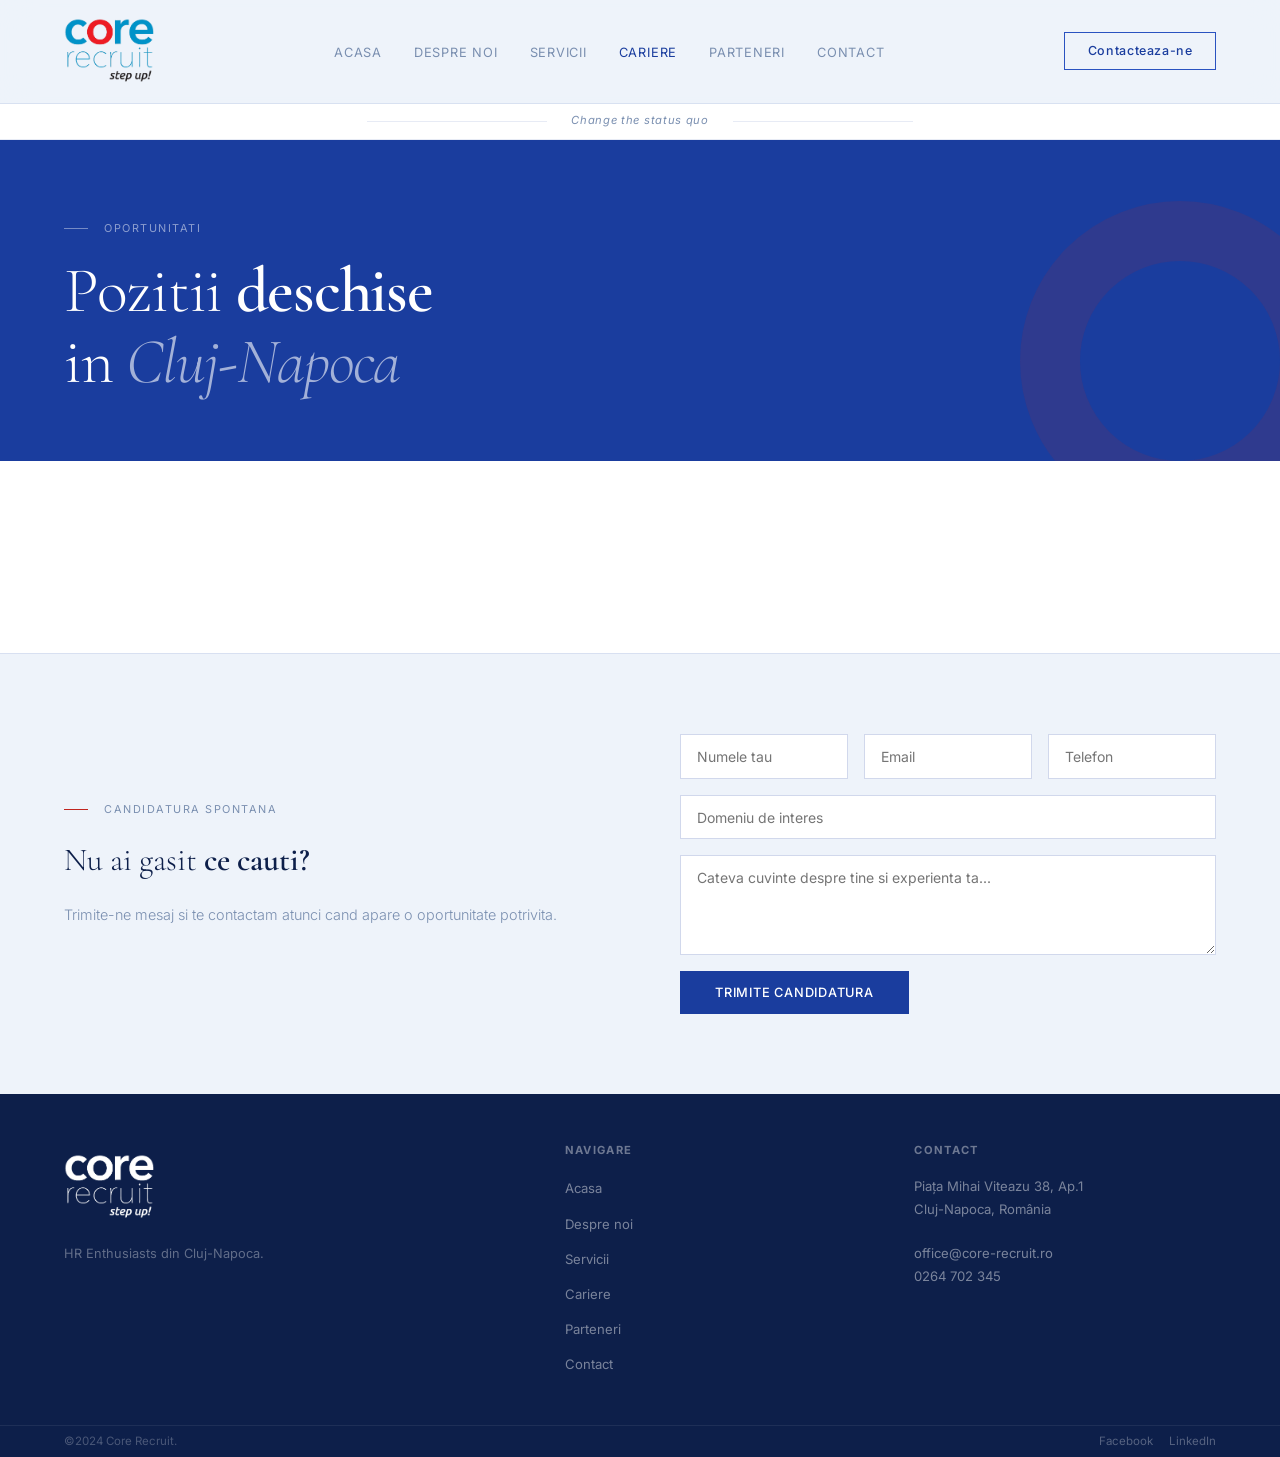
<file: careers.html>
<!DOCTYPE html>
<html lang="ro">
<head>
<meta charset="UTF-8">
<script id="Cookiebot" src="https://consent.cookiebot.com/uc.js" data-cbid="74210a75-01b2-4492-945d-dc1702a2ea42" type="text/javascript" async></script>
<meta name="viewport" content="width=device-width, initial-scale=1.0">
<title>Cariere — Core Recruit</title>
<link rel="icon" type="image/png" href="/favicon.png">
<link rel="icon" href="/favicon.ico">
<link href="https://fonts.googleapis.com/css2?family=Cormorant+Garamond:ital,wght@0,300;0,400;0,600;1,300;1,400&family=Inter:wght@300;400;500&display=swap" rel="stylesheet">
<link rel="stylesheet" href="css/styles.css">
<style>
  /* Fix body overflow clipping Traffit button */
  body { overflow-x: visible !important; }

  .careers-section { padding: 5rem 4rem 5rem 4rem; background: var(--white); overflow: visible; box-sizing: border-box; }

  /* Traffit filter row — prevent button from being clipped */
  #traffit-an-filters-xtxrxaxfxixtx2x0x1x6x { margin-bottom: 2rem; overflow: visible; box-sizing: border-box; width: 100%; }
  #traffit-an-filters-xtxrxaxfxixtx2x0x1x6x > * { box-sizing: border-box !important; max-width: 100% !important; }
  #traffit-an-filters-xtxrxaxfxixtx2x0x1x6x form { box-sizing: border-box !important; width: 100% !important; overflow: visible !important; }
  #traffit-an-list-xtxrxaxfxixtx2x0x1x6x { overflow: visible; }

  /* Traffit widget overrides */
  #traffit-an-filters-xtxrxaxfxixtx2x0x1x6x,
  #traffit-an-list-xtxrxaxfxixtx2x0x1x6x {
    font-family: 'Inter', sans-serif !important;
    color: var(--text) !important;
  }
  #traffit-an-filters-xtxrxaxfxixtx2x0x1x6x select,
  #traffit-an-filters-xtxrxaxfxixtx2x0x1x6x input[type="text"],
  #traffit-an-filters-xtxrxaxfxixtx2x0x1x6x input[type="search"] {
    font-family: 'Inter', sans-serif !important;
    border: 1px solid rgba(26,61,158,0.2) !important;
    border-radius: 0 !important;
    background: var(--bg) !important;
    color: var(--text) !important;
    padding: 0.6rem 1rem !important;
    font-size: 0.82rem !important;
    outline: none !important;
    box-shadow: none !important;
  }
  #traffit-an-filters-xtxrxaxfxixtx2x0x1x6x button[type="reset"],
  #traffit-an-filters-xtxrxaxfxixtx2x0x1x6x button.clear,
  #traffit-an-filters-xtxrxaxfxixtx2x0x1x6x a[class*="clear"],
  #traffit-an-filters-xtxrxaxfxixtx2x0x1x6x button:not([type="submit"]) {
    color: var(--blue) !important;
    background: white !important;
    border: 1px solid var(--blue) !important;
    opacity: 1 !important;
    font-weight: 500 !important;
  }
  #traffit-an-filters-xtxrxaxfxixtx2x0x1x6x button[type="submit"],
  #traffit-an-filters-xtxrxaxfxixtx2x0x1x6x input[type="submit"] {
    background: var(--blue) !important;
    color: white !important;
    border: none !important;
    border-radius: 0 !important;
    font-family: 'Inter', sans-serif !important;
    font-size: 0.78rem !important;
    letter-spacing: 0.06em !important;
    text-transform: uppercase !important;
    padding: 0.6rem 1.4rem !important;
    cursor: pointer !important;
    box-shadow: none !important;
  }
  #traffit-an-list-xtxrxaxfxixtx2x0x1x6x h2,
  #traffit-an-list-xtxrxaxfxixtx2x0x1x6x h3 {
    font-family: 'Cormorant Garamond', serif !important;
    font-size: 1.4rem !important;
    font-weight: 600 !important;
    color: var(--text) !important;
  }
  #traffit-an-list-xtxrxaxfxixtx2x0x1x6x a {
    color: var(--blue) !important;
    font-family: 'Inter', sans-serif !important;
    font-size: 0.8rem !important;
    letter-spacing: 0.05em !important;
    text-transform: uppercase !important;
    text-decoration: none !important;
    border-bottom: 1px solid rgba(26,61,158,0.2) !important;
    border-radius: 0 !important;
    background: transparent !important;
    box-shadow: none !important;
    padding: 0 0 2px !important;
  }
  #traffit-an-list-xtxrxaxfxixtx2x0x1x6x a:hover { color: var(--red) !important; }
  #traffit-an-list-xtxrxaxfxixtx2x0x1x6x p,
  #traffit-an-list-xtxrxaxfxixtx2x0x1x6x span {
    font-family: 'Inter', sans-serif !important;
    font-size: 0.82rem !important;
    color: var(--text-muted) !important;
  }

  .spontaneous { background: var(--bg); padding: 5rem 4rem; border-top: 1px solid var(--border); }
  .spontaneous-inner { display: grid; grid-template-columns: 1fr 1fr; gap: 5rem; align-items: center; }
  .spontaneous h3 { font-family: 'Cormorant Garamond', serif; font-size: 2rem; font-weight: 300; color: var(--text); margin-bottom: 1rem; }
  .spontaneous h3 strong { font-weight: 600; }
  .spontaneous p { font-size: 0.9rem; color: var(--text-muted); line-height: 1.8; font-weight: 300; margin-bottom: 1.2rem; }
  .spont-form { display: flex; flex-direction: column; gap: 1rem; }
  .spont-form input, .spont-form textarea {
    width: 100%; background: var(--white); border: 1px solid var(--border-strong);
    color: var(--text); padding: 0.8rem 1rem; font-family: 'Inter', sans-serif;
    font-size: 0.875rem; outline: none; transition: border-color 0.2s;
  }
  .spont-form input:focus, .spont-form textarea:focus { border-color: var(--blue); }
  .spont-form textarea { min-height: 100px; resize: vertical; }
  .form-row-2 { display: grid; grid-template-columns: 1fr 1fr; gap: 1rem; }
  .form-row-3 { display: grid; grid-template-columns: 1fr 1fr 1fr; gap: 1rem; }
  #spont-success { display:none; background:rgba(26,61,158,0.06); border:1px solid var(--border); padding:1rem 1.5rem; font-size:0.875rem; color:var(--blue); margin-top:0.5rem; }

  @media (max-width: 960px) {
  .careers-section, .spontaneous { padding: 3.5rem 1.5rem; }
  .spontaneous-inner { grid-template-columns: 1fr; gap: 2.5rem; }
  .form-row-2 { grid-template-columns: 1fr; }
  .form-row-3 { grid-template-columns: 1fr; }
}
</style>
</head>
<body>

<nav>
  <a href="index.html" class="logo" id="nav-logo-link">
    <img src="/images/core-recruit-logo.png" alt="Core Recruit" id="nav-logo-img" style="height:90px;width:auto;display:block;">
    <span id="nav-logo-text" style="display:none;">Core<span style="color:var(--red);">.</span>Recruit</span>
  </a>
  <ul>
    <li><a href="index.html">Acasa</a></li>
    <li><a href="about.html">Despre noi</a></li>
    <li><a href="services.html">Servicii</a></li>
    <li><a href="careers.html" class="active">Cariere</a></li>
    <li><a href="partners.html">Parteneri</a></li>
    <li><a href="contact.html">Contact</a></li>
  </ul>
  <a href="contact.html" class="nav-cta">Contacteaza-ne</a>
  <button class="hamburger" id="hamburger"><span></span><span></span><span></span></button>
</nav>
<div class="mobile-menu" id="mobile-menu">
  <a href="index.html">Acasa</a>
  <a href="about.html">Despre noi</a>
  <a href="services.html">Servicii</a>
  <a href="careers.html">Cariere</a>
  <a href="partners.html">Parteneri</a>
  <a href="contact.html">Contact</a>
</div>

<div class="page-hero">
  <div class="page-hero-eyebrow"><div class="eyebrow-line"></div><span class="eyebrow-text">Oportunitati</span></div>
  <h1>Pozitii <strong>deschise</strong><br>in <em>Cluj-Napoca</em></h1>
</div>

<section class="careers-section">
  <div id="traffit-an-filters-xtxrxaxfxixtx2x0x1x6x"></div>
  <div id="traffit-an-list-xtxrxaxfxixtx2x0x1x6x"></div>
  <script type="application/javascript" src="https://corerecruit.traffit.com/public/an/generateJs/"></script>
</section>

<section class="spontaneous">
  <div class="spontaneous-inner">
    <div>
      <div class="section-eyebrow"><div class="eyebrow-line"></div><span class="eyebrow-text">Candidatura spontana</span></div>
      <h3>Nu ai gasit <strong>ce cauti?</strong></h3>
      <p>Trimite-ne mesaj si te contactam atunci cand apare o oportunitate potrivita.</p>
    </div>
    <div>
      <form class="spont-form" id="spont-form">
        <div class="form-row-3">
          <input type="text" name="name" placeholder="Numele tau" required>
          <input type="email" name="email" placeholder="Email" required>
          <input type="number" name="phone" placeholder="Telefon" required>
        </div>
        <input type="text" name="domain" placeholder="Domeniu de interes">
        <textarea name="message" placeholder="Cateva cuvinte despre tine si experienta ta..."></textarea>
        <button type="submit" class="btn-primary" style="align-self:flex-start;">Trimite candidatura</button>
        <div id="spont-success">Multumim! Te vom contacta in curand.</div>
      </form>
    </div>
  </div>
</section>

<footer>
  <div class="footer-brand">
    <a href="index.html" class="footer-logo" id="footer-logo-link">
      <img src="/images/core-recruit-logo.png" alt="Core Recruit" id="footer-logo-img" style="height:90px;width:auto;display:block;filter:brightness(0) invert(1);">
      <span id="footer-logo-text" style="display:none;">Core<span style="color:var(--red);">.</span>Recruit</span>
    </a>
    <p class="footer-tagline">HR Enthusiasts din Cluj-Napoca.</p>
  </div>
  <div class="footer-col">
    <h4>Navigare</h4>
    <ul>
      <li><a href="index.html">Acasa</a></li>
      <li><a href="about.html">Despre noi</a></li>
      <li><a href="services.html">Servicii</a></li>
      <li><a href="careers.html">Cariere</a></li>
      <li><a href="partners.html">Parteneri</a></li>
      <li><a href="contact.html">Contact</a></li>
    </ul>
  </div>
  <div class="footer-col">
    <h4>Contact</h4>
    <p>Piața Mihai Viteazu 38, Ap.1<br>Cluj-Napoca, România<br><br>office@core-recruit.ro<br>0264 702 345</p>
  </div>
</footer>
<div class="footer-bottom">
  <span class="footer-copy">&copy;2024 Core Recruit.</span>
  <div class="footer-social">
    <a href="https://www.facebook.com/corerecruit.ro/" target="_blank">Facebook</a>
    <a href="https://www.linkedin.com/company/core-recruit/" target="_blank">LinkedIn</a>
  </div>
</div>
<script src="js/main.js"></script>
<script>
async function loadLogo() {
  try {
    const res = await fetch('/content/settings/site.json');
    if (!res.ok) return;
    const data = await res.json();
    if (data.logo && data.logo.trim() && data.logo !== '/images/core-recruit-logo.png') {
      const navImg = document.getElementById('nav-logo-img');
      const footerImg = document.getElementById('footer-logo-img');
      if (navImg) { navImg.src = data.logo; navImg.style.filter = ''; }
      if (footerImg) { footerImg.src = data.logo; }
    }
  } catch(e) {}
}
document.addEventListener('DOMContentLoaded', loadLogo);

document.getElementById('spont-form').addEventListener('submit', async function(e) {
  e.preventDefault();
  const btn = this.querySelector('button[type="submit"]');
  const success = document.getElementById('spont-success');
  btn.textContent = 'Se trimite...';
  btn.disabled = true;

  const data = {
    name:    this.elements['name'].value,
    email:   this.elements['email'].value,
    phone:   this.elements['phone'].value || '—',
    service: this.elements['domain'].value || 'Candidatura spontana',
    message: this.elements['message'].value || '—'
  };

  try {
    await fetch('https://script.google.com/macros/s/AKfycbxHb2EsOjVSIzw-tdauoAc08YPN_RrByfD54o0iOrbHJHY2dtEf8sblLExKYJN7R-sS/exec', {
      method: 'POST',
      mode: 'no-cors',
      headers: { 'Content-Type': 'text/plain' },
      body: JSON.stringify(data)
    });
    success.style.display = 'block';
    this.reset();
  } catch(err) {
    success.textContent = 'Eroare. Contacteaza-ne direct la office@core-recruit.ro';
    success.style.display = 'block';
  }

  btn.textContent = 'Trimite candidatura';
  btn.disabled = false;
});
</script>
</body>
</html>
</file>
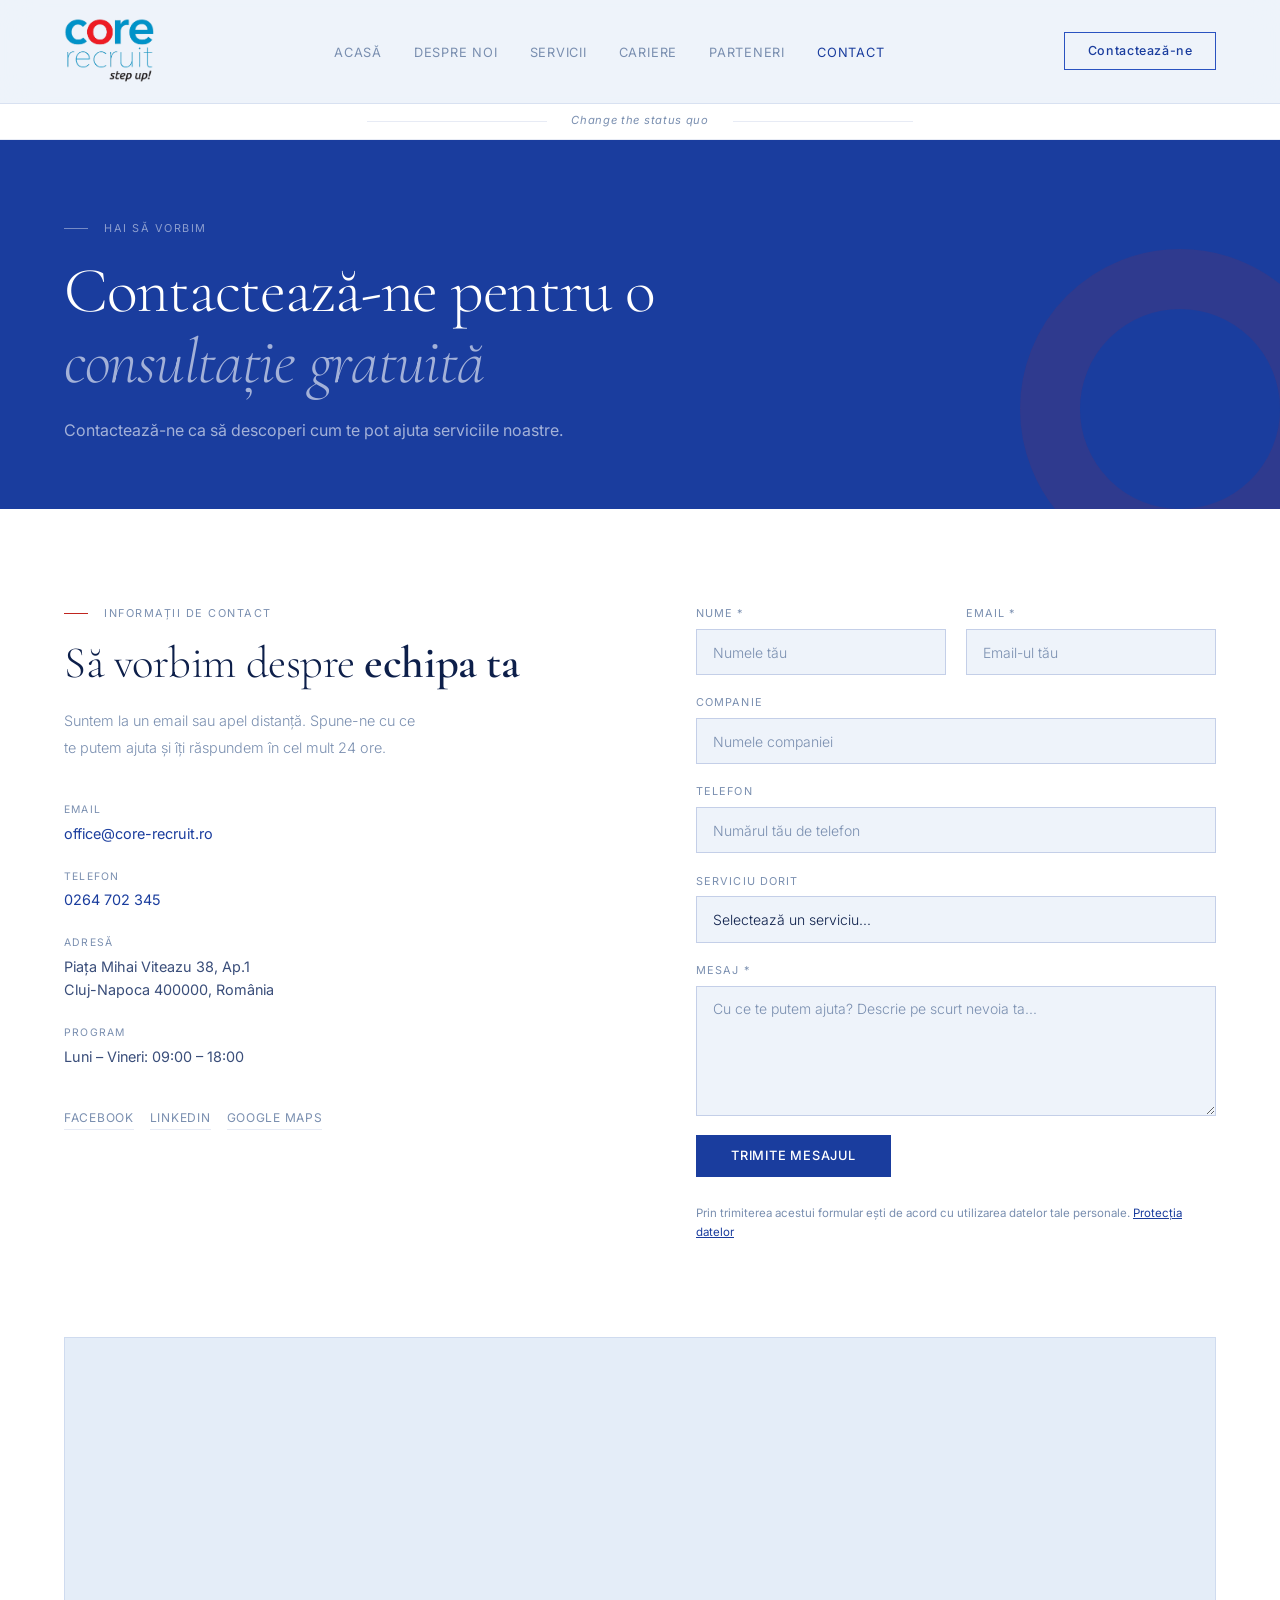
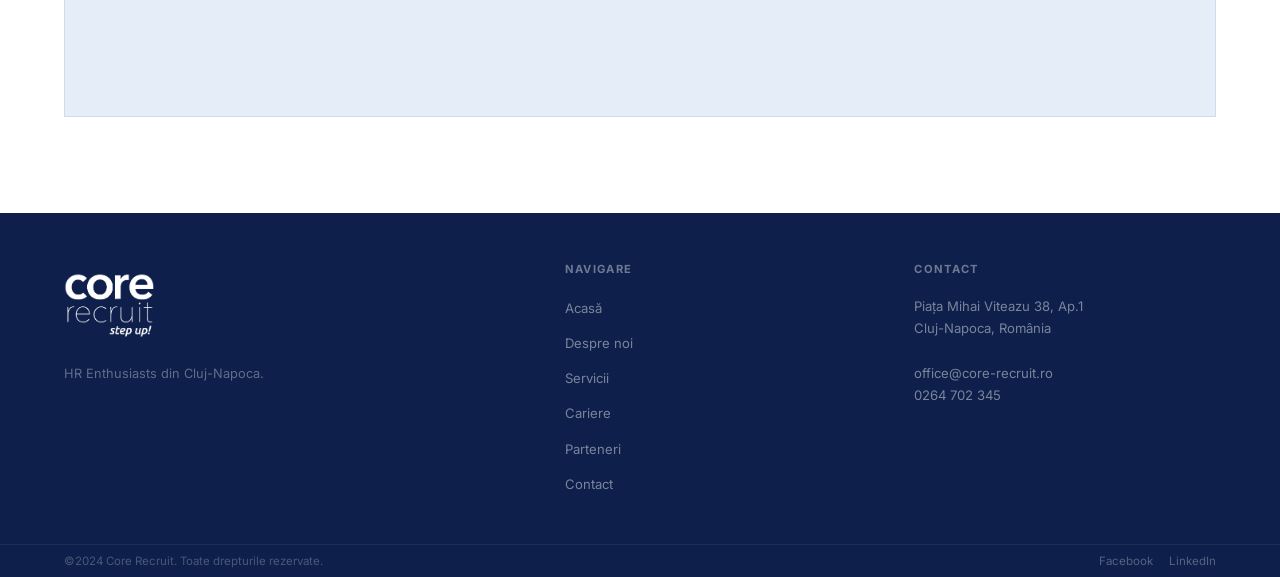
<file: contact.html>
<!DOCTYPE html>
<html lang="ro">
<head>
<meta charset="UTF-8">
<script id="Cookiebot" src="https://consent.cookiebot.com/uc.js" data-cbid="74210a75-01b2-4492-945d-dc1702a2ea42" type="text/javascript" async></script>
<meta name="viewport" content="width=device-width, initial-scale=1.0">
<title>Contact — Core Recruit</title>
<link rel="icon" type="image/png" href="/favicon.png">
<link rel="icon" href="/favicon.ico">
<meta name="description" content="Contactează Core Recruit — recrutare și HR în Cluj-Napoca. office@core-recruit.ro · 0264 702 345">
<link href="https://fonts.googleapis.com/css2?family=Cormorant+Garamond:ital,wght@0,300;0,400;0,600;1,300;1,400&family=Inter:wght@300;400;500&display=swap" rel="stylesheet">
<link rel="stylesheet" href="css/styles.css">
<style>
  .contact-main { padding: 6rem 4rem; background: var(--white); display: grid; grid-template-columns: 1fr 1fr; gap: 7rem; align-items: start; }
  .contact-left .section-title { margin-bottom: 1.2rem; }
  .contact-left p { font-size: 0.9rem; color: var(--text-muted); line-height: 1.9; font-weight: 300; max-width: 360px; margin-bottom: 2.5rem; }
  .contact-details { display: flex; flex-direction: column; gap: 1.5rem; margin-bottom: 2.5rem; }
  .cdetail-label { font-size: 0.65rem; text-transform: uppercase; letter-spacing: 0.12em; color: var(--text-muted); margin-bottom: 0.2rem; }
  .cdetail-val { font-size: 0.9rem; color: var(--text-mid); }
  .cdetail-val a { color: var(--blue); text-decoration: none; }
  .social-links { display: flex; gap: 1rem; }
  .social-link { font-size: 0.75rem; color: var(--text-muted); text-decoration: none; letter-spacing: 0.06em; text-transform: uppercase; border-bottom: 1px solid var(--border); padding-bottom: 2px; transition: color 0.2s; }
  .social-link:hover { color: var(--blue); }

  .contact-form-wrap { display: flex; flex-direction: column; gap: 1.2rem; }
  .form-group { display: flex; flex-direction: column; gap: 0.4rem; }
  .form-row { display: grid; grid-template-columns: 1fr 1fr; gap: 1.2rem; }
  .form-label { font-size: 0.68rem; letter-spacing: 0.1em; text-transform: uppercase; color: var(--text-muted); }
  .contact-form-wrap input,
  .contact-form-wrap textarea,
  .contact-form-wrap select {
    width: 100%; background: var(--bg); border: 1px solid var(--border-strong);
    color: var(--text); padding: 0.85rem 1rem; font-family: 'Inter', sans-serif;
    font-size: 0.875rem; outline: none; transition: border-color 0.2s; font-weight: 300;
    -webkit-appearance: none;
  }
  .contact-form-wrap input::placeholder,
  .contact-form-wrap textarea::placeholder { color: var(--text-muted); }
  .contact-form-wrap input:focus,
  .contact-form-wrap textarea:focus,
  .contact-form-wrap select:focus { border-color: var(--blue); background: var(--white); }
  .contact-form-wrap textarea { resize: vertical; min-height: 130px; }
  .form-submit-row { display: flex; align-items: center; gap: 1.5rem; flex-wrap: wrap; }
  #form-status { font-size: 0.82rem; }
  #form-status.success { color: #1a6e1a; }
  #form-status.error { color: var(--red); }



  .map-section { padding: 0 4rem 6rem; background: var(--white); }
  .map-embed { width: 100%; height: 380px; border: 1px solid var(--border); background: var(--bg2); display: flex; align-items: center; justify-content: center; }
  .map-embed iframe { width: 100%; height: 100%; border: none; }

  @media (max-width: 960px) {
    .contact-main { grid-template-columns: 1fr; gap: 3rem; padding: 4rem 1.5rem; }
    .form-row { grid-template-columns: 1fr; }
    .map-section { padding: 0 1.5rem 4rem; }
  }
</style>
</head>
<body>
<nav>
  <a href="index.html" class="logo" id="nav-logo-link"><img src="images/core-recruit-logo.png" alt="Core Recruit" id="nav-logo-img" style="height:90px;width:auto;display:block;"><span class="logo-text" style="display:none;">Core<span style="color:var(--red);">.</span>Recruit</span></a>
  <ul>
    <li><a href="index.html">Acasă</a></li><li><a href="about.html">Despre noi</a></li>
    <li><a href="services.html">Servicii</a></li><li><a href="careers.html">Cariere</a></li>
    <li><a href="partners.html">Parteneri</a></li><li><a href="contact.html" class="active">Contact</a></li>
  </ul>
  <a href="contact.html" class="nav-cta">Contactează-ne</a>
  <button class="hamburger" id="hamburger"><span></span><span></span><span></span></button>
</nav>
<div class="mobile-menu" id="mobile-menu">
  <a href="index.html">Acasă</a><a href="about.html">Despre noi</a><a href="services.html">Servicii</a>
  <a href="careers.html">Cariere</a><a href="partners.html">Parteneri</a><a href="contact.html">Contact</a>
</div>

<div class="page-hero">
  <div class="page-hero-eyebrow"><div class="eyebrow-line"></div><span class="eyebrow-text">Hai să vorbim</span></div>
  <h1>Contactează-ne pentru o <em>consultație gratuită</em></h1>
  <p>Contactează-ne ca să descoperi cum te pot ajuta serviciile noastre.</p>
</div>

<section class="contact-main">
  <div class="contact-left fade-in">
    <div class="section-eyebrow"><div class="eyebrow-line"></div><span class="eyebrow-text">Informații de contact</span></div>
    <div class="section-title">Să vorbim despre <strong>echipa ta</strong></div>
    <p>Suntem la un email sau apel distanță. Spune-ne cu ce te putem ajuta și îți răspundem în cel mult 24 ore.</p>
    <div class="contact-details">
      <div>
        <div class="cdetail-label">Email</div>
        <div class="cdetail-val"><a href="mailto:office@core-recruit.ro">office@core-recruit.ro</a></div>
      </div>
      <div>
        <div class="cdetail-label">Telefon</div>
        <div class="cdetail-val"><a href="tel:+40264702345">0264 702 345</a></div>
      </div>
      <div>
        <div class="cdetail-label">Adresă</div>
        <div class="cdetail-val">Piața Mihai Viteazu 38, Ap.1<br>Cluj-Napoca 400000, România</div>
      </div>
      <div>
        <div class="cdetail-label">Program</div>
        <div class="cdetail-val">Luni – Vineri: 09:00 – 18:00</div>
      </div>
    </div>
    <div class="social-links">
      <a href="https://www.facebook.com/corerecruit.ro/" target="_blank" class="social-link">Facebook</a>
      <a href="https://www.linkedin.com/company/core-recruit/" target="_blank" class="social-link">LinkedIn</a>
      <a href="https://maps.google.com/?cid=15807430511712854046" target="_blank" class="social-link">Google Maps</a>
    </div>
  </div>

  <div class="fade-in">

    <form class="contact-form-wrap" id="contact-form">
      <div class="form-row">
        <div class="form-group">
          <label class="form-label">Nume *</label>
          <input type="text" name="from_name" placeholder="Numele tău" required>
        </div>
        <div class="form-group">
          <label class="form-label">Email *</label>
          <input type="email" name="from_email" placeholder="Email-ul tău" required>
        </div>
      </div>
      <div class="form-group">
        <label class="form-label">Companie</label>
        <input type="text" name="company" placeholder="Numele companiei">
      </div>
      <div class="form-group">
        <label class="form-label">Telefon</label>
        <input type="tel" name="phone" placeholder="Numărul tău de telefon">
      </div>
      <div class="form-group">
        <label class="form-label">Serviciu dorit</label>
        <select name="service">
          <option value="">Selectează un serviciu...</option>
          <option value="recrutare">Recrutare</option>
          <option value="teambuilding">Team-building</option>
          <option value="training">Training Soft Skills</option>
          <option value="consultanta">Consultanță HR</option>
          <option value="altele">Altele</option>
        </select>
      </div>
      <div class="form-group">
        <label class="form-label">Mesaj *</label>
        <textarea name="message" placeholder="Cu ce te putem ajuta? Descrie pe scurt nevoia ta..." required></textarea>
      </div>
      <div class="form-submit-row">
        <button type="submit" class="btn-primary" id="submit-btn">Trimite mesajul</button>
        <span id="form-status"></span>
      </div>
      <p style="font-size:0.72rem;color:var(--text-muted);margin-top:0.5rem;">Prin trimiterea acestui formular ești de acord cu utilizarea datelor tale personale. <a href="protectia-datelor.html" style="color:var(--blue);">Protecția datelor</a></p>
    </form>
  </div>
</section>

<div class="map-section">
  <div class="map-embed">
    <iframe
      src="https://www.google.com/maps/embed?pb=!1m18!1m12!1m3!1d2732.1234567890!2d23.5897!3d46.7712!2m3!1f0!2f0!3f0!3m2!1i1024!2i768!4f13.1!3m3!1m2!1s0x47490c1234567890%3A0xdb3c7c5e44a8349e!2sPia%C8%9Ba%20Mihai%20Viteazu%2038%2C%20Cluj-Napoca!5e0!3m2!1sro!2sro!4v1234567890"
      allowfullscreen="" loading="lazy" referrerpolicy="no-referrer-when-downgrade">
    </iframe>
  </div>
</div>

<footer>
  <div class="footer-brand"><a href="index.html" class="footer-logo" id="footer-logo-link"><img src="images/core-recruit-logo.png" alt="Core Recruit" id="footer-logo-img" style="height:90px;width:auto;display:block;filter:brightness(0) invert(1);"><span class="footer-logo-text" style="display:none;">Core<span style="color:var(--red);">.</span>Recruit</span></a><p class="footer-tagline">HR Enthusiasts din Cluj-Napoca.</p></div>
  <div class="footer-col"><h4>Navigare</h4><ul><li><a href="index.html">Acasă</a></li><li><a href="about.html">Despre noi</a></li><li><a href="services.html">Servicii</a></li><li><a href="careers.html">Cariere</a></li><li><a href="partners.html">Parteneri</a></li><li><a href="contact.html">Contact</a></li></ul></div>
  <div class="footer-col"><h4>Contact</h4><p>Piața Mihai Viteazu 38, Ap.1<br>Cluj-Napoca, România<br><br>office@core-recruit.ro<br>0264 702 345</p></div>
</footer>
<div class="footer-bottom">
  <span class="footer-copy">©2024 Core Recruit. Toate drepturile rezervate.</span>
  <div class="footer-social"><a href="https://www.facebook.com/corerecruit.ro/" target="_blank">Facebook</a><a href="https://www.linkedin.com/company/core-recruit/" target="_blank">LinkedIn</a></div>
</div>

<script src="js/main.js"></script>
<script>
const APPS_SCRIPT_URL = 'https://script.google.com/macros/s/AKfycbxHb2EsOjVSIzw-tdauoAc08YPN_RrByfD54o0iOrbHJHY2dtEf8sblLExKYJN7R-sS/exec';

document.getElementById('contact-form').addEventListener('submit', async function(e) {
  e.preventDefault();
  const btn = document.getElementById('submit-btn');
  const status = document.getElementById('form-status');
  btn.textContent = 'Se trimite...';
  btn.disabled = true;
  status.textContent = '';
  status.className = '';

  const data = {
    name:    this.from_name.value,
    email:   this.from_email.value,
    phone:   this.phone.value,
    service: this.service.value,
    message: this.message.value
  };

  try {
    await fetch(APPS_SCRIPT_URL, {
      method: 'POST',
      mode: 'no-cors',
      headers: { 'Content-Type': 'application/json' },
      body: JSON.stringify(data)
    });
    status.textContent = 'Mesaj trimis cu succes! Te contactăm în 24 ore.';
    status.className = 'success';
    this.reset();
  } catch (err) {
    status.textContent = 'Eroare la trimitere. Contactează-ne direct la office@core-recruit.ro';
    status.className = 'error';
  }

  btn.textContent = 'Trimite mesajul';
  btn.disabled = false;
});
</script>
</body>
</html>
</file>
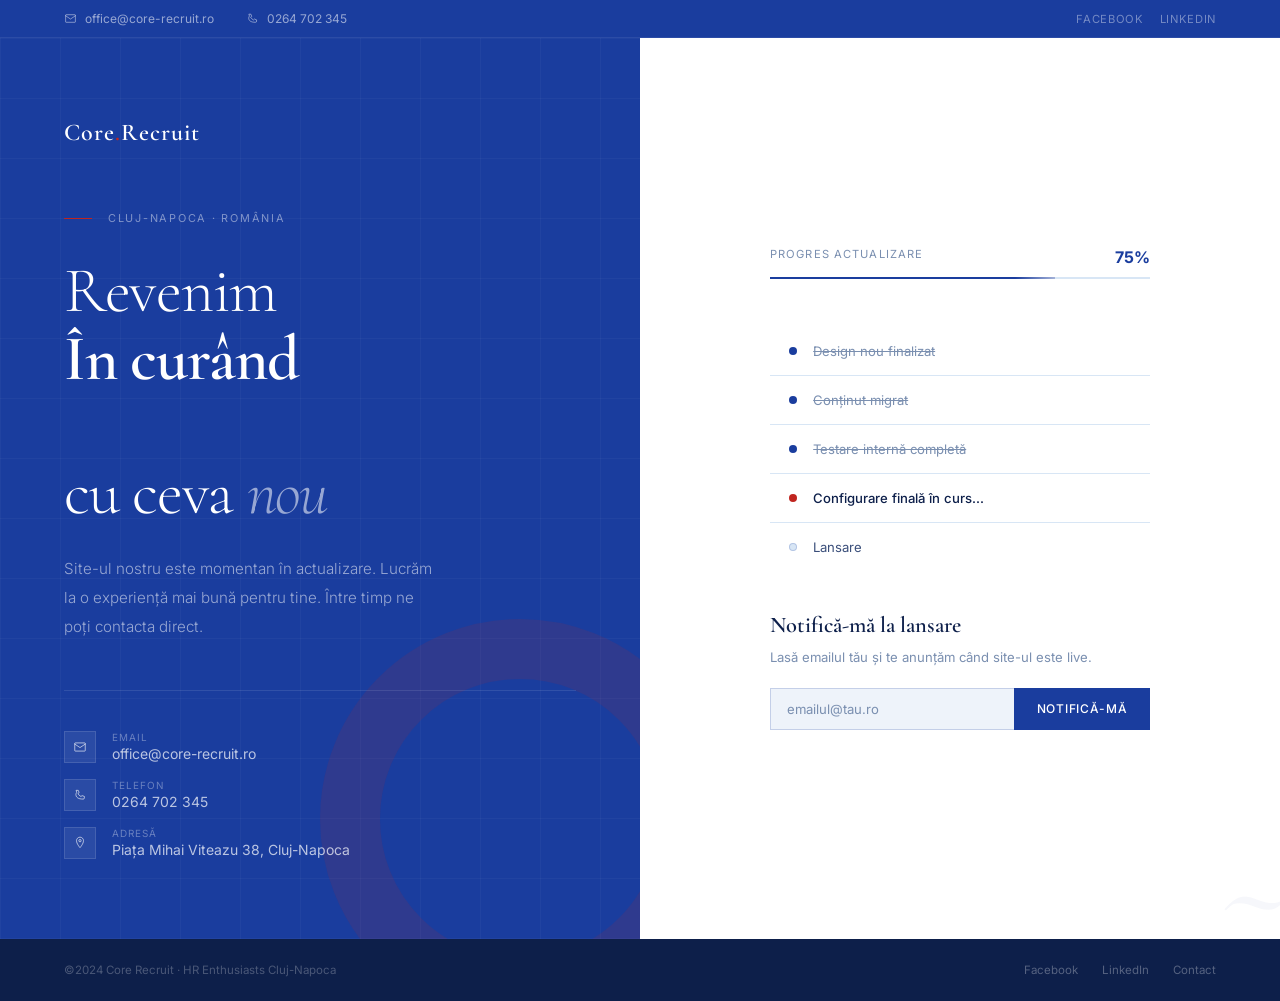
<file: maintenance.html>
<!DOCTYPE html>
<html lang="ro">
<head>
<meta charset="UTF-8">
<meta name="viewport" content="width=device-width, initial-scale=1.0">
<title>Core Recruit — În curând</title>
<meta name="description" content="Core Recruit — HR Enthusiasts Cluj-Napoca. Site în actualizare, revenim în curând.">
<link href="https://fonts.googleapis.com/css2?family=Cormorant+Garamond:ital,wght@0,300;0,400;0,600;1,300;1,400&family=Inter:wght@300;400;500&display=swap" rel="stylesheet">
<style>
  *, *::before, *::after { margin: 0; padding: 0; box-sizing: border-box; }
  :root {
    --bg: #eef3fa;
    --bg2: #e4edf8;
    --bg3: #d8e6f5;
    --white: #ffffff;
    --blue: #1a3d9e;
    --blue-mid: #2a52c0;
    --blue-light: #4a72d8;
    --red: #c0251f;
    --text: #0d1f4a;
    --text-mid: #3a4e7a;
    --text-muted: #7a8fb0;
    --border: rgba(26,61,158,0.1);
    --border-strong: rgba(26,61,158,0.2);
  }

  body {
    font-family: 'Inter', sans-serif;
    background: var(--bg);
    color: var(--text);
    min-height: 100vh;
    display: flex;
    flex-direction: column;
    overflow-x: hidden;
  }

  /* TOP BAR */
  .top-bar {
    background: var(--blue);
    padding: 0.7rem 4rem;
    display: flex;
    justify-content: space-between;
    align-items: center;
    border-bottom: 1px solid rgba(255,255,255,0.08);
  }
  .top-bar-contact {
    display: flex;
    gap: 2rem;
    align-items: center;
  }
  .top-bar-contact a {
    font-size: 0.75rem;
    color: rgba(255,255,255,0.55);
    text-decoration: none;
    display: flex;
    align-items: center;
    gap: 0.5rem;
    transition: color 0.2s;
  }
  .top-bar-contact a:hover { color: white; }
  .top-bar-social { display: flex; gap: 1rem; }
  .top-bar-social a {
    font-size: 0.7rem;
    color: rgba(255,255,255,0.4);
    text-decoration: none;
    letter-spacing: 0.06em;
    text-transform: uppercase;
    transition: color 0.2s;
  }
  .top-bar-social a:hover { color: white; }

  /* MAIN */
  main {
    flex: 1;
    display: grid;
    grid-template-columns: 1fr 1fr;
    min-height: calc(100vh - 120px);
  }

  /* LEFT */
  .left {
    background: var(--blue);
    padding: 5rem 4rem;
    display: flex;
    flex-direction: column;
    justify-content: center;
    position: relative;
    overflow: hidden;
  }
  .left-grid-bg {
    position: absolute; inset: 0;
    background-image:
      linear-gradient(rgba(255,255,255,0.03) 1px, transparent 1px),
      linear-gradient(90deg, rgba(255,255,255,0.03) 1px, transparent 1px);
    background-size: 60px 60px;
    pointer-events: none;
  }
  .left-circle {
    position: absolute; right: -80px; bottom: -80px;
    width: 400px; height: 400px; border-radius: 50%;
    border: 60px solid rgba(192,37,31,0.12);
    pointer-events: none;
  }
  .logo {
    font-family: 'Cormorant Garamond', serif;
    font-weight: 600; font-size: 1.5rem;
    letter-spacing: 0.04em; color: white;
    margin-bottom: 4rem;
    position: relative; z-index: 1;
  }
  .logo span { color: var(--red); }

  .eyebrow {
    display: flex; align-items: center; gap: 1rem;
    margin-bottom: 2rem; position: relative; z-index: 1;
  }
  .eyebrow-line { width: 28px; height: 1px; background: var(--red); }
  .eyebrow-text {
    font-size: 0.68rem; letter-spacing: 0.16em;
    text-transform: uppercase; color: rgba(255,255,255,0.45);
  }

  h1 {
    font-family: 'Cormorant Garamond', serif;
    font-size: clamp(3rem, 5vw, 5rem);
    font-weight: 300; line-height: 1.05;
    letter-spacing: -0.02em; color: white;
    margin-bottom: 1.8rem;
    position: relative; z-index: 1;
  }
  h1 strong { font-weight: 600; display: block; }
  h1 em { font-style: italic; color: rgba(255,255,255,0.55); }

  .left-desc {
    font-size: 0.95rem; color: rgba(255,255,255,0.55);
    line-height: 1.9; max-width: 380px; font-weight: 300;
    margin-bottom: 3rem; position: relative; z-index: 1;
  }

  .contact-links {
    display: flex; flex-direction: column; gap: 1rem;
    position: relative; z-index: 1;
    padding-top: 2.5rem;
    border-top: 1px solid rgba(255,255,255,0.1);
  }
  .contact-link {
    display: flex; align-items: center; gap: 1rem;
    text-decoration: none; transition: opacity 0.2s;
  }
  .contact-link:hover { opacity: 0.75; }
  .contact-link-icon {
    width: 32px; height: 32px;
    background: rgba(255,255,255,0.07);
    border: 1px solid rgba(255,255,255,0.12);
    display: flex; align-items: center; justify-content: center;
    flex-shrink: 0;
  }
  .contact-link-text { font-size: 0.875rem; color: rgba(255,255,255,0.7); }
  .contact-link-label {
    font-size: 0.62rem; text-transform: uppercase;
    letter-spacing: 0.1em; color: rgba(255,255,255,0.35);
    display: block; margin-bottom: 0.1rem;
  }

  /* RIGHT */
  .right {
    background: var(--white);
    display: flex; flex-direction: column;
    justify-content: center; align-items: center;
    padding: 5rem 4rem;
    position: relative; overflow: hidden;
  }
  .right-watermark {
    position: absolute; bottom: -2rem; right: -1rem;
    font-family: 'Cormorant Garamond', serif;
    font-size: 180px; font-weight: 300;
    color: rgba(26,61,158,0.04); line-height: 1;
    pointer-events: none; user-select: none;
  }

  .status-card {
    width: 100%; max-width: 380px;
    position: relative; z-index: 1;
  }

  /* Animated progress indicator */
  .progress-wrap { margin-bottom: 3rem; }
  .progress-label {
    display: flex; justify-content: space-between;
    margin-bottom: 0.6rem;
  }
  .progress-label span {
    font-size: 0.7rem; text-transform: uppercase;
    letter-spacing: 0.1em; color: var(--text-muted);
  }
  .progress-label strong { color: var(--blue); }
  .progress-bar {
    height: 2px; background: var(--bg3);
    position: relative; overflow: hidden;
  }
  .progress-fill {
    height: 100%; background: var(--blue);
    width: 75%;
    position: relative;
  }
  .progress-fill::after {
    content: '';
    position: absolute; top: 0; right: 0;
    width: 40px; height: 100%;
    background: linear-gradient(90deg, transparent, rgba(255,255,255,0.6));
    animation: shimmer 1.8s ease-in-out infinite;
  }
  @keyframes shimmer {
    0% { transform: translateX(-40px); opacity: 0; }
    50% { opacity: 1; }
    100% { transform: translateX(40px); opacity: 0; }
  }

  /* Status items */
  .status-list { display: flex; flex-direction: column; gap: 1px; background: var(--bg3); margin-bottom: 2.5rem; }
  .status-item {
    background: var(--white); padding: 1rem 1.2rem;
    display: flex; align-items: center; gap: 1rem;
  }
  .status-dot {
    width: 8px; height: 8px; border-radius: 50%;
    flex-shrink: 0;
  }
  .status-dot.done { background: var(--blue); }
  .status-dot.active {
    background: var(--red);
    animation: pulse 1.5s ease-in-out infinite;
  }
  .status-dot.pending { background: var(--bg3); border: 1px solid var(--border-strong); }
  @keyframes pulse {
    0%, 100% { opacity: 1; transform: scale(1); }
    50% { opacity: 0.5; transform: scale(0.8); }
  }
  .status-item-text { font-size: 0.82rem; color: var(--text-mid); }
  .status-item-text.done { color: var(--text-muted); text-decoration: line-through; }
  .status-item-text.active { color: var(--text); font-weight: 500; }

  /* Notify form */
  .notify-title {
    font-family: 'Cormorant Garamond', serif;
    font-size: 1.4rem; font-weight: 600;
    color: var(--text); margin-bottom: 0.5rem;
  }
  .notify-desc {
    font-size: 0.82rem; color: var(--text-muted);
    margin-bottom: 1.2rem; line-height: 1.7;
  }
  .notify-form { display: flex; gap: 0; }
  .notify-form input {
    flex: 1; background: var(--bg);
    border: 1px solid var(--border-strong); border-right: none;
    color: var(--text); padding: 0.75rem 1rem;
    font-family: 'Inter', sans-serif; font-size: 0.82rem;
    outline: none; transition: border-color 0.2s;
  }
  .notify-form input::placeholder { color: var(--text-muted); }
  .notify-form input:focus { border-color: var(--blue); background: var(--white); }
  .notify-form button {
    background: var(--blue); color: white; border: none;
    padding: 0.75rem 1.4rem; font-family: 'Inter', sans-serif;
    font-size: 0.75rem; font-weight: 500; letter-spacing: 0.06em;
    text-transform: uppercase; cursor: pointer; transition: background 0.2s;
    white-space: nowrap;
  }
  .notify-form button:hover { background: var(--blue-mid); }
  #notify-success {
    display: none; margin-top: 0.8rem;
    font-size: 0.8rem; color: var(--blue);
    background: rgba(26,61,158,0.06);
    border: 1px solid var(--border); padding: 0.6rem 0.9rem;
  }

  /* FOOTER */
  footer {
    background: var(--text);
    padding: 1.5rem 4rem;
    display: flex; justify-content: space-between; align-items: center;
  }
  .footer-copy { font-size: 0.72rem; color: rgba(255,255,255,0.25); }
  .footer-links { display: flex; gap: 1.5rem; }
  .footer-links a {
    font-size: 0.72rem; color: rgba(255,255,255,0.3);
    text-decoration: none; transition: color 0.2s;
  }
  .footer-links a:hover { color: white; }

  @media (max-width: 900px) {
    .top-bar { padding: 0.7rem 1.5rem; }
    .top-bar-contact { gap: 1rem; }
    main { grid-template-columns: 1fr; }
    .left { padding: 3.5rem 1.5rem; min-height: auto; }
    .right { padding: 3.5rem 1.5rem; }
    footer { padding: 1.2rem 1.5rem; flex-direction: column; gap: 0.8rem; text-align: center; }
    .notify-form { flex-direction: column; }
    .notify-form input { border-right: 1px solid var(--border-strong); border-bottom: none; }
  }
</style>
</head>
<body>

<!-- TOP BAR -->
<div class="top-bar">
  <div class="top-bar-contact">
    <a href="mailto:office@core-recruit.ro">
      <svg width="13" height="13" viewBox="0 0 24 24" fill="none"><rect x="3" y="5" width="18" height="14" rx="1" stroke="currentColor" stroke-width="1.5"/><path d="M3 7l9 6 9-6" stroke="currentColor" stroke-width="1.5" stroke-linecap="round"/></svg>
      office@core-recruit.ro
    </a>
    <a href="tel:+40264702345">
      <svg width="13" height="13" viewBox="0 0 24 24" fill="none"><path d="M6 4h3l1.5 4-2 1.5c1 2.2 3 4.2 5.2 5.2L15.5 13l4 1.5V17a2 2 0 01-2 2C8.3 19 5 15.7 5 11a6 6 0 011-3z" stroke="currentColor" stroke-width="1.5" stroke-linecap="round" stroke-linejoin="round"/></svg>
      0264 702 345
    </a>
  </div>
  <div class="top-bar-social">
    <a href="https://www.facebook.com/corerecruit.ro/" target="_blank">Facebook</a>
    <a href="https://www.linkedin.com/company/core-recruit/" target="_blank">LinkedIn</a>
  </div>
</div>

<main>
  <!-- LEFT -->
  <div class="left">
    <div class="left-grid-bg"></div>
    <div class="left-circle"></div>

    <div class="logo">Core<span>.</span>Recruit</div>

    <div class="eyebrow">
      <div class="eyebrow-line"></div>
      <span class="eyebrow-text">Cluj-Napoca · România</span>
    </div>

    <h1>
      Revenim<br>
      <strong>În curând</strong><br>
      cu ceva <em>nou</em>
    </h1>

    <p class="left-desc">
      Site-ul nostru este momentan în actualizare. Lucrăm la o experiență mai bună pentru tine. Între timp ne poți contacta direct.
    </p>

    <div class="contact-links">
      <a href="mailto:office@core-recruit.ro" class="contact-link">
        <div class="contact-link-icon">
          <svg width="14" height="14" viewBox="0 0 24 24" fill="none"><rect x="3" y="5" width="18" height="14" rx="1" stroke="rgba(255,255,255,0.7)" stroke-width="1.5"/><path d="M3 7l9 6 9-6" stroke="rgba(255,255,255,0.7)" stroke-width="1.5" stroke-linecap="round"/></svg>
        </div>
        <div class="contact-link-text">
          <span class="contact-link-label">Email</span>
          office@core-recruit.ro
        </div>
      </a>
      <a href="tel:+40264702345" class="contact-link">
        <div class="contact-link-icon">
          <svg width="14" height="14" viewBox="0 0 24 24" fill="none"><path d="M6 4h3l1.5 4-2 1.5c1 2.2 3 4.2 5.2 5.2L15.5 13l4 1.5V17a2 2 0 01-2 2C8.3 19 5 15.7 5 11a6 6 0 011-3z" stroke="rgba(255,255,255,0.7)" stroke-width="1.5" stroke-linecap="round" stroke-linejoin="round"/></svg>
        </div>
        <div class="contact-link-text">
          <span class="contact-link-label">Telefon</span>
          0264 702 345
        </div>
      </a>
      <a href="https://maps.google.com/?cid=15807430511712854046" target="_blank" class="contact-link">
        <div class="contact-link-icon">
          <svg width="14" height="14" viewBox="0 0 24 24" fill="none"><path d="M12 2C8.7 2 6 4.7 6 8c0 5.2 6 12 6 12s6-6.8 6-12c0-3.3-2.7-6-6-6zm0 8a2 2 0 110-4 2 2 0 010 4z" stroke="rgba(255,255,255,0.7)" stroke-width="1.5"/></svg>
        </div>
        <div class="contact-link-text">
          <span class="contact-link-label">Adresă</span>
          Piața Mihai Viteazu 38, Cluj-Napoca
        </div>
      </a>
    </div>
  </div>

  <!-- RIGHT -->
  <div class="right">
    <div class="right-watermark">~</div>
    <div class="status-card">

      <div class="progress-wrap">
        <div class="progress-label">
          <span>Progres actualizare</span>
          <strong>75%</strong>
        </div>
        <div class="progress-bar">
          <div class="progress-fill"></div>
        </div>
      </div>

      <div class="status-list">
        <div class="status-item">
          <div class="status-dot done"></div>
          <span class="status-item-text done">Design nou finalizat</span>
        </div>
        <div class="status-item">
          <div class="status-dot done"></div>
          <span class="status-item-text done">Conținut migrat</span>
        </div>
        <div class="status-item">
          <div class="status-dot done"></div>
          <span class="status-item-text done">Testare internă completă</span>
        </div>
        <div class="status-item">
          <div class="status-dot active"></div>
          <span class="status-item-text active">Configurare finală în curs...</span>
        </div>
        <div class="status-item">
          <div class="status-dot pending"></div>
          <span class="status-item-text">Lansare</span>
        </div>
      </div>

      <div class="notify-title">Notifică-mă la lansare</div>
      <p class="notify-desc">Lasă emailul tău și te anunțăm când site-ul este live.</p>
      <form class="notify-form" id="notify-form">
        <input type="email" placeholder="emailul@tau.ro" required>
        <button type="submit">Notifică-mă</button>
      </form>
      <div id="notify-success">Mulțumim! Te vom notifica la lansare.</div>

    </div>
  </div>
</main>

<footer>
  <span class="footer-copy">©2024 Core Recruit · HR Enthusiasts Cluj-Napoca</span>
  <div class="footer-links">
    <a href="https://www.facebook.com/corerecruit.ro/" target="_blank">Facebook</a>
    <a href="https://www.linkedin.com/company/core-recruit/" target="_blank">LinkedIn</a>
    <a href="mailto:office@core-recruit.ro">Contact</a>
  </div>
</footer>

<script>
  document.getElementById('notify-form').addEventListener('submit', function(e) {
    e.preventDefault();
    document.getElementById('notify-success').style.display = 'block';
    this.reset();
  });
</script>
</body>
</html>
</file>
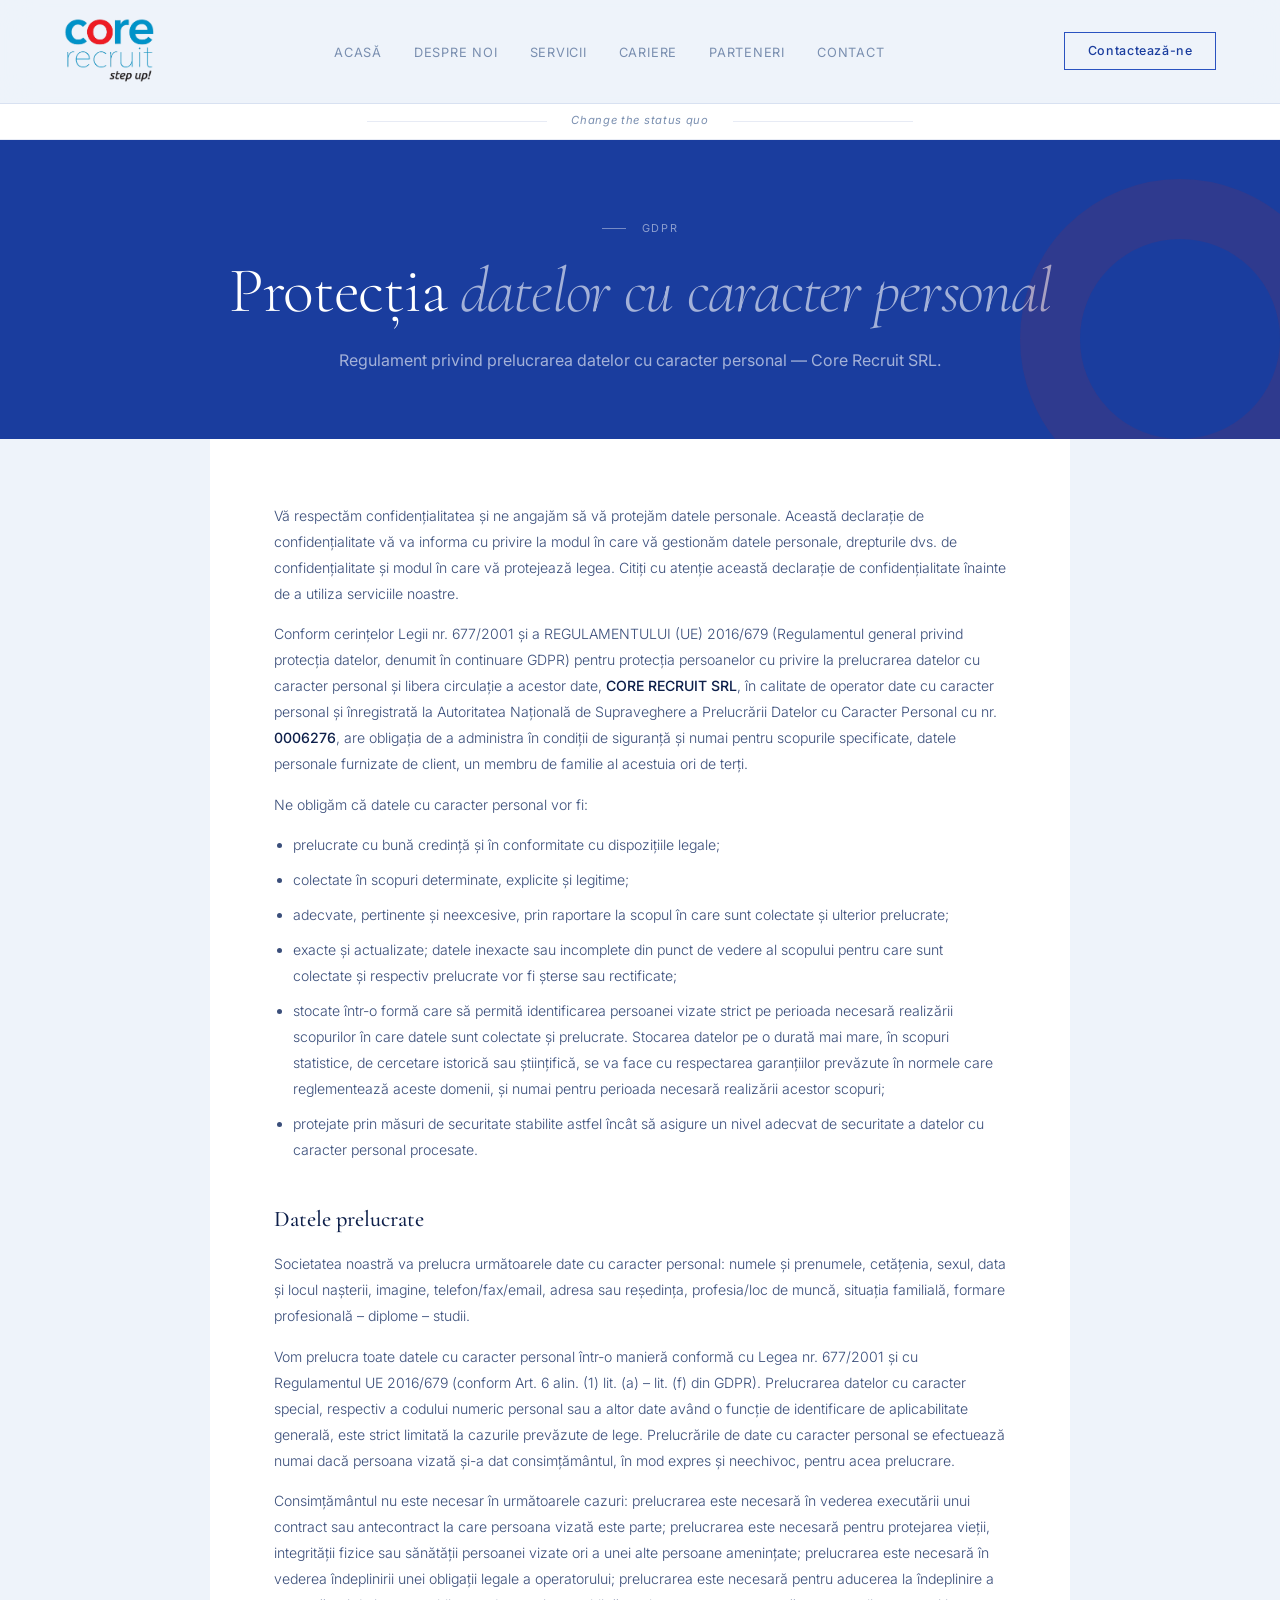
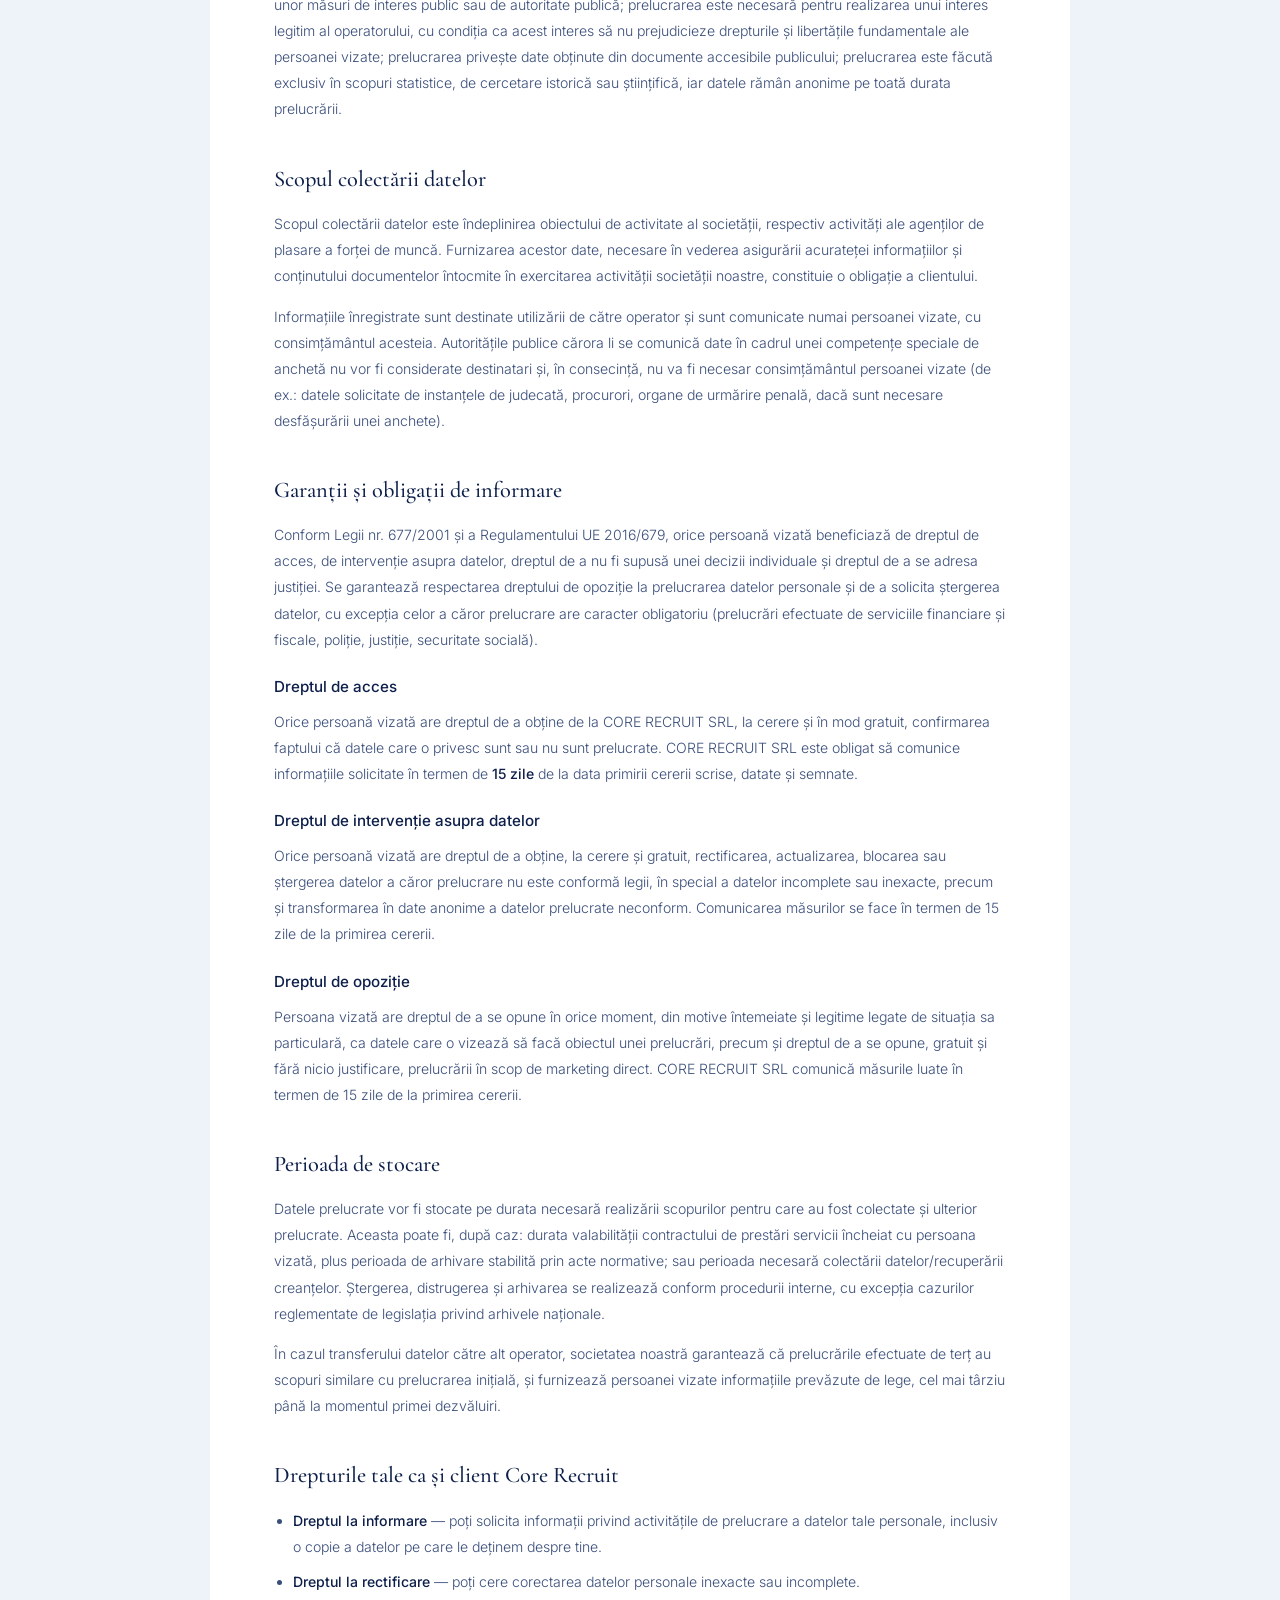
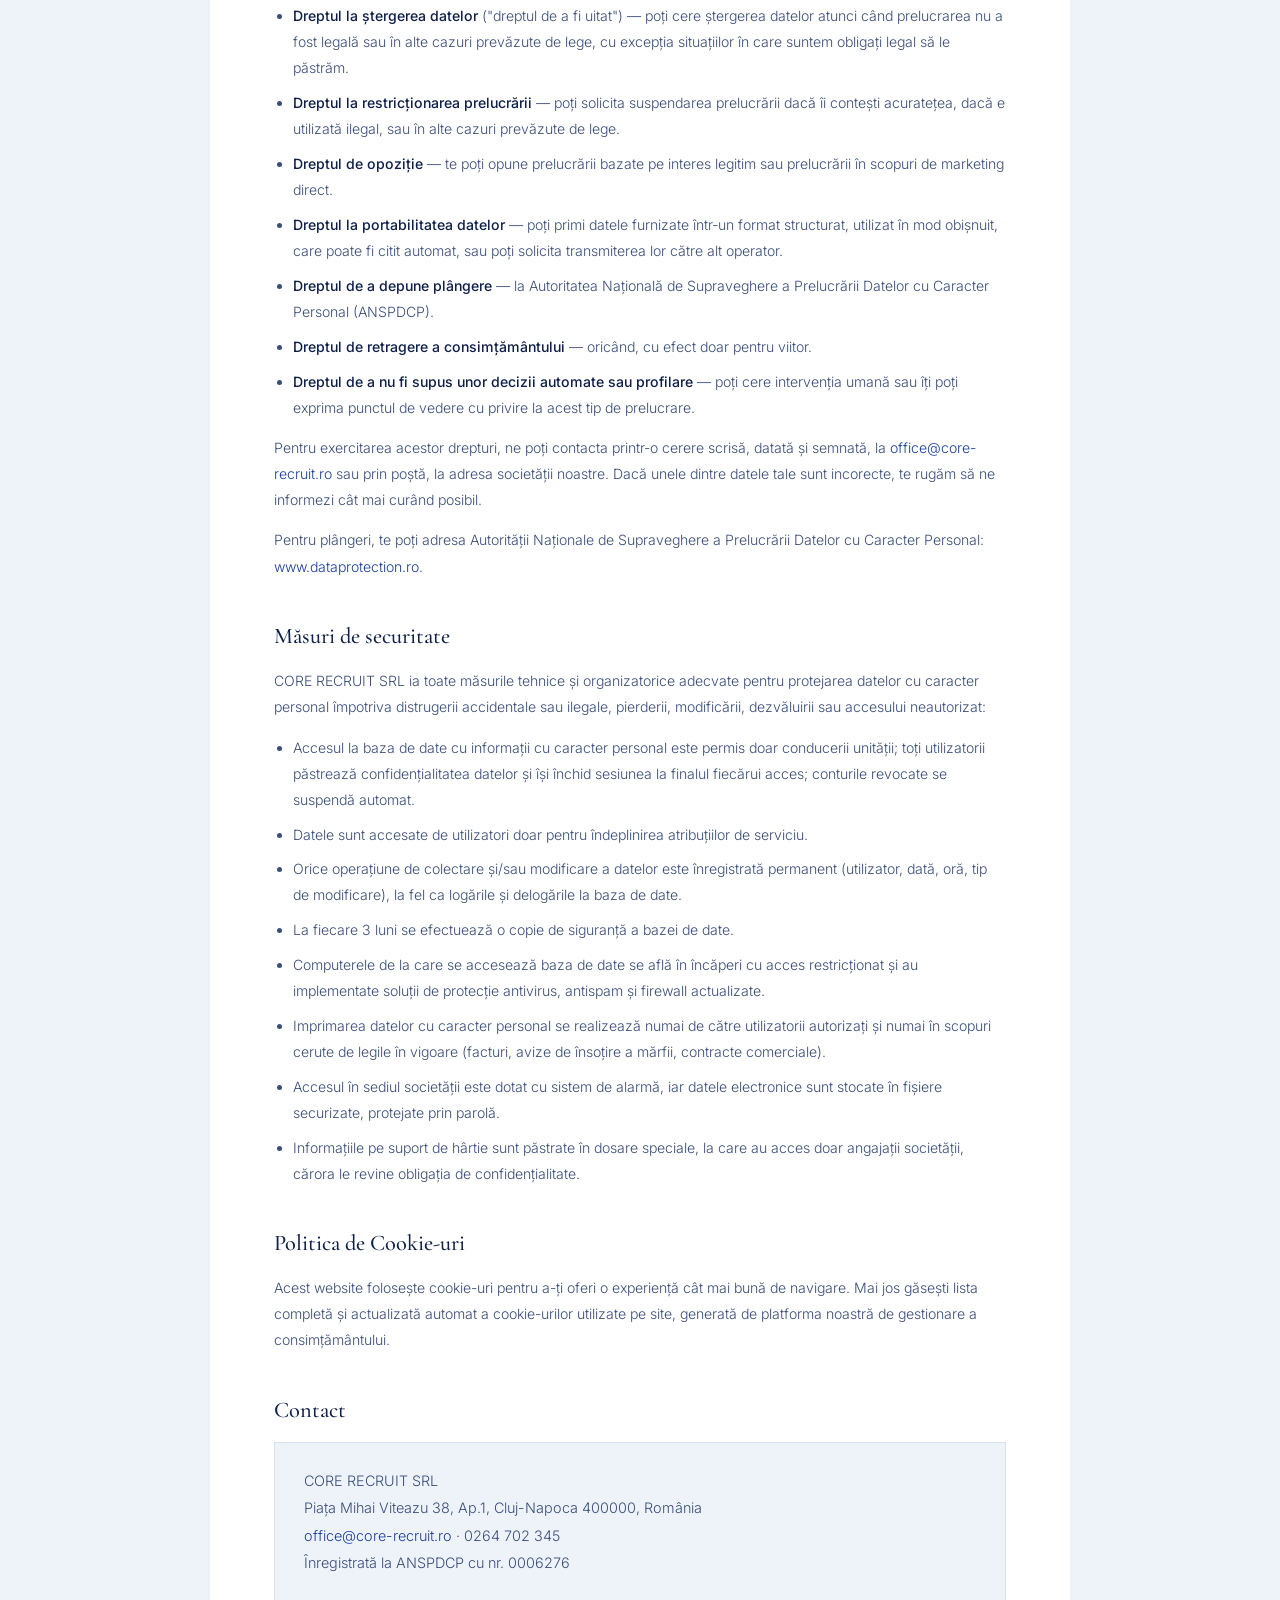
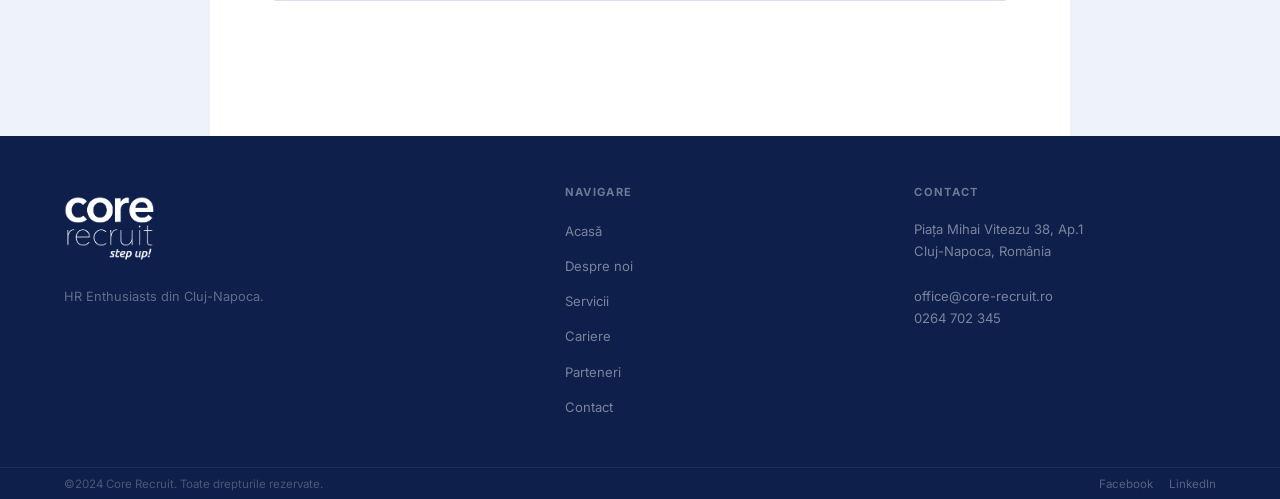
<file: protectia-datelor.html>
<!DOCTYPE html>
<html lang="ro">
<head>
<meta charset="UTF-8">
<script id="Cookiebot" src="https://consent.cookiebot.com/uc.js" data-cbid="74210a75-01b2-4492-945d-dc1702a2ea42" type="text/javascript" async></script>
<meta name="viewport" content="width=device-width, initial-scale=1.0">
<title>Protecția datelor — Core Recruit</title>
<link rel="icon" type="image/png" href="/favicon.png">
<link rel="icon" href="/favicon.ico">
<meta name="description" content="Regulament privind protecția datelor cu caracter personal — Core Recruit SRL, conform Legii nr. 677/2001 și a Regulamentului (UE) 2016/679 (GDPR).">
<meta name="robots" content="noindex, nofollow">
<link href="https://fonts.googleapis.com/css2?family=Cormorant+Garamond:ital,wght@0,300;0,400;0,600;1,300;1,400&family=Inter:wght@300;400;500&display=swap" rel="stylesheet">
<link rel="stylesheet" href="css/styles.css">
<style>
  .legal-main { padding: 4rem 4rem 6rem; background: var(--white); max-width: 860px; margin: 0 auto; }
  .legal-block { margin-bottom: 2.4rem; }
  .legal-block h2 { font-family: 'Cormorant Garamond', serif; font-weight: 500; font-size: 1.4rem; color: var(--text); margin-bottom: 0.9rem; }
  .legal-block h3 { font-family: 'Inter', sans-serif; font-weight: 500; font-size: 0.95rem; color: var(--text); margin: 1.4rem 0 0.6rem; }
  .legal-block p { font-size: 0.88rem; color: var(--text-mid); line-height: 1.85; font-weight: 300; margin-bottom: 0.9rem; }
  .legal-block ul { margin: 0 0 0.9rem 0; padding-left: 1.2rem; }
  .legal-block li { font-size: 0.88rem; color: var(--text-mid); line-height: 1.85; font-weight: 300; margin-bottom: 0.55rem; }
  .legal-block a { color: var(--blue); text-decoration: none; }
  .legal-block strong { color: var(--text); font-weight: 500; }
  .legal-contact-box { background: var(--bg); border: 1px solid var(--border); padding: 1.5rem 1.8rem; font-size: 0.9rem; color: var(--text-mid); line-height: 1.9; font-weight: 300; }

  @media (max-width: 960px) {
    .legal-main { padding: 3rem 1.5rem 4rem; }
  }

  .page-hero,
  .page-hero-eyebrow {
    align-items: center !important;
    justify-content: center !important;
    text-align: center !important;
  }
  .page-hero h1,
  .page-hero p {
    text-align: center !important;
    white-space: nowrap;
    max-width: 100%;
  }

  @media (max-width: 700px) {
    .page-hero h1,
    .page-hero p { white-space: normal; }
  }
</style>
</head>
<body>
<nav>
  <a href="index.html" class="logo" id="nav-logo-link"><img src="images/core-recruit-logo.png" alt="Core Recruit" id="nav-logo-img" style="height:90px;width:auto;display:block;"><span class="logo-text" style="display:none;">Core<span style="color:var(--red);">.</span>Recruit</span></a>
  <ul>
    <li><a href="index.html">Acasă</a></li><li><a href="about.html">Despre noi</a></li>
    <li><a href="services.html">Servicii</a></li><li><a href="careers.html">Cariere</a></li>
    <li><a href="partners.html">Parteneri</a></li><li><a href="contact.html">Contact</a></li>
  </ul>
  <a href="contact.html" class="nav-cta">Contactează-ne</a>
  <button class="hamburger" id="hamburger"><span></span><span></span><span></span></button>
</nav>
<div class="mobile-menu" id="mobile-menu">
  <a href="index.html">Acasă</a><a href="about.html">Despre noi</a><a href="services.html">Servicii</a>
  <a href="careers.html">Cariere</a><a href="partners.html">Parteneri</a><a href="contact.html">Contact</a>
</div>

<div class="page-hero">
  <div class="page-hero-eyebrow"><div class="eyebrow-line"></div><span class="eyebrow-text">GDPR</span></div>
  <h1>Protecția <em>datelor cu caracter personal</em></h1>
  <p>Regulament privind prelucrarea datelor cu caracter personal — Core Recruit SRL.</p>
</div>

<section class="legal-main">

  <div class="legal-block">
    <p>Vă respectăm confidențialitatea și ne angajăm să vă protejăm datele personale. Această declarație de confidențialitate vă va informa cu privire la modul în care vă gestionăm datele personale, drepturile dvs. de confidențialitate și modul în care vă protejează legea. Citiți cu atenție această declarație de confidențialitate înainte de a utiliza serviciile noastre.</p>
    <p>Conform cerințelor Legii nr. 677/2001 și a REGULAMENTULUI (UE) 2016/679 (Regulamentul general privind protecția datelor, denumit în continuare GDPR) pentru protecția persoanelor cu privire la prelucrarea datelor cu caracter personal și libera circulație a acestor date, <strong>CORE RECRUIT SRL</strong>, în calitate de operator date cu caracter personal și înregistrată la Autoritatea Națională de Supraveghere a Prelucrării Datelor cu Caracter Personal cu nr. <strong>0006276</strong>, are obligația de a administra în condiții de siguranță și numai pentru scopurile specificate, datele personale furnizate de client, un membru de familie al acestuia ori de terți.</p>
    <p>Ne obligăm că datele cu caracter personal vor fi:</p>
    <ul>
      <li>prelucrate cu bună credință și în conformitate cu dispozițiile legale;</li>
      <li>colectate în scopuri determinate, explicite și legitime;</li>
      <li>adecvate, pertinente și neexcesive, prin raportare la scopul în care sunt colectate și ulterior prelucrate;</li>
      <li>exacte și actualizate; datele inexacte sau incomplete din punct de vedere al scopului pentru care sunt colectate și respectiv prelucrate vor fi șterse sau rectificate;</li>
      <li>stocate într-o formă care să permită identificarea persoanei vizate strict pe perioada necesară realizării scopurilor în care datele sunt colectate și prelucrate. Stocarea datelor pe o durată mai mare, în scopuri statistice, de cercetare istorică sau științifică, se va face cu respectarea garanțiilor prevăzute în normele care reglementează aceste domenii, și numai pentru perioada necesară realizării acestor scopuri;</li>
      <li>protejate prin măsuri de securitate stabilite astfel încât să asigure un nivel adecvat de securitate a datelor cu caracter personal procesate.</li>
    </ul>
  </div>

  <div class="legal-block">
    <h2>Datele prelucrate</h2>
    <p>Societatea noastră va prelucra următoarele date cu caracter personal: numele și prenumele, cetățenia, sexul, data și locul nașterii, imagine, telefon/fax/email, adresa sau reședința, profesia/loc de muncă, situația familială, formare profesională – diplome – studii.</p>
    <p>Vom prelucra toate datele cu caracter personal într-o manieră conformă cu Legea nr. 677/2001 și cu Regulamentul UE 2016/679 (conform Art. 6 alin. (1) lit. (a) – lit. (f) din GDPR). Prelucrarea datelor cu caracter special, respectiv a codului numeric personal sau a altor date având o funcție de identificare de aplicabilitate generală, este strict limitată la cazurile prevăzute de lege. Prelucrările de date cu caracter personal se efectuează numai dacă persoana vizată și-a dat consimțământul, în mod expres și neechivoc, pentru acea prelucrare.</p>
    <p>Consimțământul nu este necesar în următoarele cazuri: prelucrarea este necesară în vederea executării unui contract sau antecontract la care persoana vizată este parte; prelucrarea este necesară pentru protejarea vieții, integrității fizice sau sănătății persoanei vizate ori a unei alte persoane amenințate; prelucrarea este necesară în vederea îndeplinirii unei obligații legale a operatorului; prelucrarea este necesară pentru aducerea la îndeplinire a unor măsuri de interes public sau de autoritate publică; prelucrarea este necesară pentru realizarea unui interes legitim al operatorului, cu condiția ca acest interes să nu prejudicieze drepturile și libertățile fundamentale ale persoanei vizate; prelucrarea privește date obținute din documente accesibile publicului; prelucrarea este făcută exclusiv în scopuri statistice, de cercetare istorică sau științifică, iar datele rămân anonime pe toată durata prelucrării.</p>
  </div>

  <div class="legal-block">
    <h2>Scopul colectării datelor</h2>
    <p>Scopul colectării datelor este îndeplinirea obiectului de activitate al societății, respectiv activități ale agenților de plasare a forței de muncă. Furnizarea acestor date, necesare în vederea asigurării acurateței informațiilor și conținutului documentelor întocmite în exercitarea activității societății noastre, constituie o obligație a clientului.</p>
    <p>Informațiile înregistrate sunt destinate utilizării de către operator și sunt comunicate numai persoanei vizate, cu consimțământul acesteia. Autoritățile publice cărora li se comunică date în cadrul unei competențe speciale de anchetă nu vor fi considerate destinatari și, în consecință, nu va fi necesar consimțământul persoanei vizate (de ex.: datele solicitate de instanțele de judecată, procurori, organe de urmărire penală, dacă sunt necesare desfășurării unei anchete).</p>
  </div>

  <div class="legal-block">
    <h2>Garanții și obligații de informare</h2>
    <p>Conform Legii nr. 677/2001 și a Regulamentului UE 2016/679, orice persoană vizată beneficiază de dreptul de acces, de intervenție asupra datelor, dreptul de a nu fi supusă unei decizii individuale și dreptul de a se adresa justiției. Se garantează respectarea dreptului de opoziție la prelucrarea datelor personale și de a solicita ștergerea datelor, cu excepția celor a căror prelucrare are caracter obligatoriu (prelucrări efectuate de serviciile financiare și fiscale, poliție, justiție, securitate socială).</p>

    <h3>Dreptul de acces</h3>
    <p>Orice persoană vizată are dreptul de a obține de la CORE RECRUIT SRL, la cerere și în mod gratuit, confirmarea faptului că datele care o privesc sunt sau nu sunt prelucrate. CORE RECRUIT SRL este obligat să comunice informațiile solicitate în termen de <strong>15 zile</strong> de la data primirii cererii scrise, datate și semnate.</p>

    <h3>Dreptul de intervenție asupra datelor</h3>
    <p>Orice persoană vizată are dreptul de a obține, la cerere și gratuit, rectificarea, actualizarea, blocarea sau ștergerea datelor a căror prelucrare nu este conformă legii, în special a datelor incomplete sau inexacte, precum și transformarea în date anonime a datelor prelucrate neconform. Comunicarea măsurilor se face în termen de 15 zile de la primirea cererii.</p>

    <h3>Dreptul de opoziție</h3>
    <p>Persoana vizată are dreptul de a se opune în orice moment, din motive întemeiate și legitime legate de situația sa particulară, ca datele care o vizează să facă obiectul unei prelucrări, precum și dreptul de a se opune, gratuit și fără nicio justificare, prelucrării în scop de marketing direct. CORE RECRUIT SRL comunică măsurile luate în termen de 15 zile de la primirea cererii.</p>
  </div>

  <div class="legal-block">
    <h2>Perioada de stocare</h2>
    <p>Datele prelucrate vor fi stocate pe durata necesară realizării scopurilor pentru care au fost colectate și ulterior prelucrate. Aceasta poate fi, după caz: durata valabilității contractului de prestări servicii încheiat cu persoana vizată, plus perioada de arhivare stabilită prin acte normative; sau perioada necesară colectării datelor/recuperării creanțelor. Ștergerea, distrugerea și arhivarea se realizează conform procedurii interne, cu excepția cazurilor reglementate de legislația privind arhivele naționale.</p>
    <p>În cazul transferului datelor către alt operator, societatea noastră garantează că prelucrările efectuate de terț au scopuri similare cu prelucrarea inițială, și furnizează persoanei vizate informațiile prevăzute de lege, cel mai târziu până la momentul primei dezvăluiri.</p>
  </div>

  <div class="legal-block">
    <h2>Drepturile tale ca și client Core Recruit</h2>
    <ul>
      <li><strong>Dreptul la informare</strong> — poți solicita informații privind activitățile de prelucrare a datelor tale personale, inclusiv o copie a datelor pe care le deținem despre tine.</li>
      <li><strong>Dreptul la rectificare</strong> — poți cere corectarea datelor personale inexacte sau incomplete.</li>
      <li><strong>Dreptul la ștergerea datelor</strong> ("dreptul de a fi uitat") — poți cere ștergerea datelor atunci când prelucrarea nu a fost legală sau în alte cazuri prevăzute de lege, cu excepția situațiilor în care suntem obligați legal să le păstrăm.</li>
      <li><strong>Dreptul la restricționarea prelucrării</strong> — poți solicita suspendarea prelucrării dacă îi contești acuratețea, dacă e utilizată ilegal, sau în alte cazuri prevăzute de lege.</li>
      <li><strong>Dreptul de opoziție</strong> — te poți opune prelucrării bazate pe interes legitim sau prelucrării în scopuri de marketing direct.</li>
      <li><strong>Dreptul la portabilitatea datelor</strong> — poți primi datele furnizate într-un format structurat, utilizat în mod obișnuit, care poate fi citit automat, sau poți solicita transmiterea lor către alt operator.</li>
      <li><strong>Dreptul de a depune plângere</strong> — la Autoritatea Națională de Supraveghere a Prelucrării Datelor cu Caracter Personal (ANSPDCP).</li>
      <li><strong>Dreptul de retragere a consimțământului</strong> — oricând, cu efect doar pentru viitor.</li>
      <li><strong>Dreptul de a nu fi supus unor decizii automate sau profilare</strong> — poți cere intervenția umană sau îți poți exprima punctul de vedere cu privire la acest tip de prelucrare.</li>
    </ul>
    <p>Pentru exercitarea acestor drepturi, ne poți contacta printr-o cerere scrisă, datată și semnată, la <a href="mailto:office@core-recruit.ro">office@core-recruit.ro</a> sau prin poștă, la adresa societății noastre. Dacă unele dintre datele tale sunt incorecte, te rugăm să ne informezi cât mai curând posibil.</p>
    <p>Pentru plângeri, te poți adresa Autorității Naționale de Supraveghere a Prelucrării Datelor cu Caracter Personal: <a href="https://www.dataprotection.ro" target="_blank">www.dataprotection.ro</a>.</p>
  </div>

  <div class="legal-block">
    <h2>Măsuri de securitate</h2>
    <p>CORE RECRUIT SRL ia toate măsurile tehnice și organizatorice adecvate pentru protejarea datelor cu caracter personal împotriva distrugerii accidentale sau ilegale, pierderii, modificării, dezvăluirii sau accesului neautorizat:</p>
    <ul>
      <li>Accesul la baza de date cu informații cu caracter personal este permis doar conducerii unității; toți utilizatorii păstrează confidențialitatea datelor și își închid sesiunea la finalul fiecărui acces; conturile revocate se suspendă automat.</li>
      <li>Datele sunt accesate de utilizatori doar pentru îndeplinirea atribuțiilor de serviciu.</li>
      <li>Orice operațiune de colectare și/sau modificare a datelor este înregistrată permanent (utilizator, dată, oră, tip de modificare), la fel ca logările și delogările la baza de date.</li>
      <li>La fiecare 3 luni se efectuează o copie de siguranță a bazei de date.</li>
      <li>Computerele de la care se accesează baza de date se află în încăperi cu acces restricționat și au implementate soluții de protecție antivirus, antispam și firewall actualizate.</li>
      <li>Imprimarea datelor cu caracter personal se realizează numai de către utilizatorii autorizați și numai în scopuri cerute de legile în vigoare (facturi, avize de însoțire a mărfii, contracte comerciale).</li>
      <li>Accesul în sediul societății este dotat cu sistem de alarmă, iar datele electronice sunt stocate în fișiere securizate, protejate prin parolă.</li>
      <li>Informațiile pe suport de hârtie sunt păstrate în dosare speciale, la care au acces doar angajații societății, cărora le revine obligația de confidențialitate.</li>
    </ul>
  </div>

  <div class="legal-block">
    <h2>Politica de Cookie-uri</h2>
    <p>Acest website folosește cookie-uri pentru a-ți oferi o experiență cât mai bună de navigare. Mai jos găsești lista completă și actualizată automat a cookie-urilor utilizate pe site, generată de platforma noastră de gestionare a consimțământului.</p>
    <script id="CookieDeclaration" src="https://consent.cookiebot.com/74210a75-01b2-4492-945d-dc1702a2ea42/cd.js" type="text/javascript" async></script>
  </div>

  <div class="legal-block">
    <h2>Contact</h2>
    <div class="legal-contact-box">
      CORE RECRUIT SRL<br>
      Piața Mihai Viteazu 38, Ap.1, Cluj-Napoca 400000, România<br>
      <a href="mailto:office@core-recruit.ro">office@core-recruit.ro</a> · 0264 702 345<br>
      Înregistrată la ANSPDCP cu nr. 0006276
    </div>
  </div>

</section>

<footer>
  <div class="footer-brand"><a href="index.html" class="footer-logo" id="footer-logo-link"><img src="images/core-recruit-logo.png" alt="Core Recruit" id="footer-logo-img" style="height:90px;width:auto;display:block;filter:brightness(0) invert(1);"><span class="footer-logo-text" style="display:none;">Core<span style="color:var(--red);">.</span>Recruit</span></a><p class="footer-tagline">HR Enthusiasts din Cluj-Napoca.</p></div>
  <div class="footer-col"><h4>Navigare</h4><ul><li><a href="index.html">Acasă</a></li><li><a href="about.html">Despre noi</a></li><li><a href="services.html">Servicii</a></li><li><a href="careers.html">Cariere</a></li><li><a href="partners.html">Parteneri</a></li><li><a href="contact.html">Contact</a></li></ul></div>
  <div class="footer-col"><h4>Contact</h4><p>Piața Mihai Viteazu 38, Ap.1<br>Cluj-Napoca, România<br><br>office@core-recruit.ro<br>0264 702 345</p></div>
</footer>
<div class="footer-bottom">
  <span class="footer-copy">©2024 Core Recruit. Toate drepturile rezervate.</span>
  <div class="footer-social"><a href="https://www.facebook.com/corerecruit.ro/" target="_blank">Facebook</a><a href="https://www.linkedin.com/company/core-recruit/" target="_blank">LinkedIn</a></div>
</div>

<script src="js/main.js"></script>
</body>
</html>
</file>
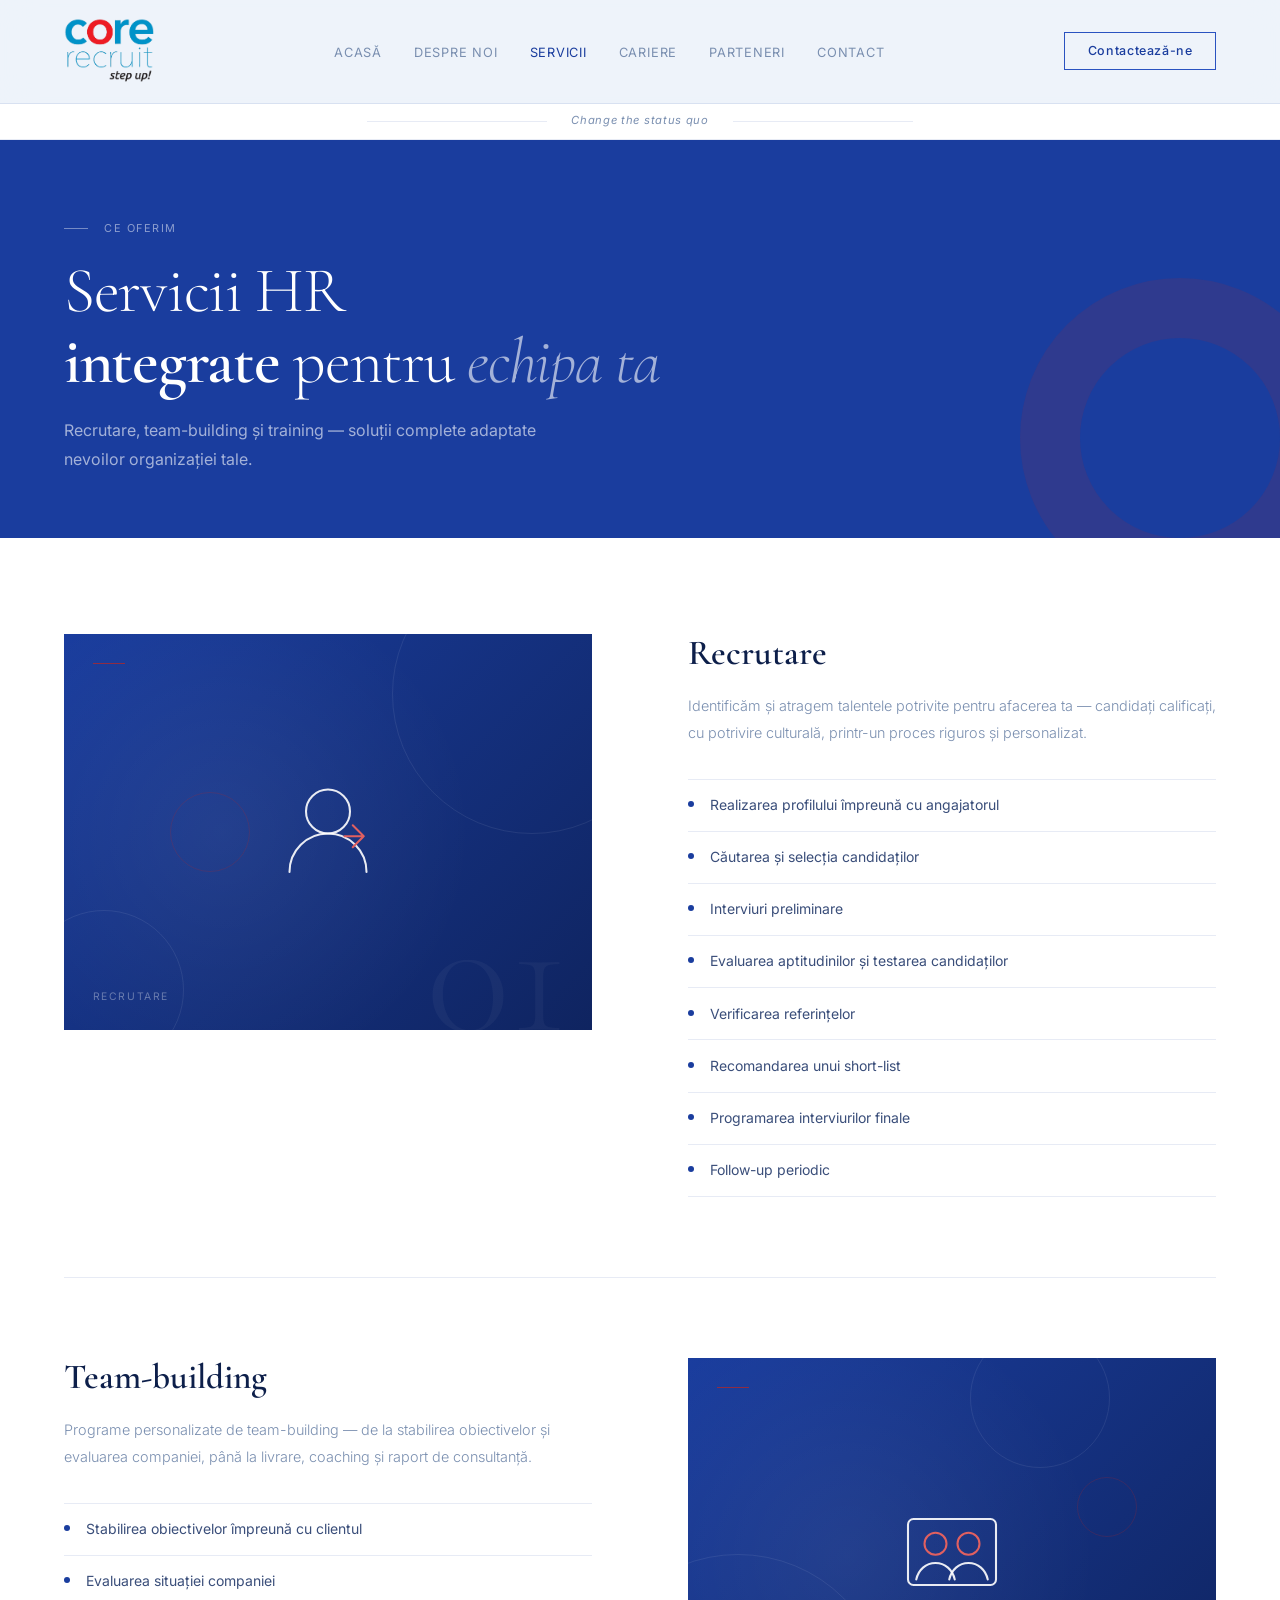
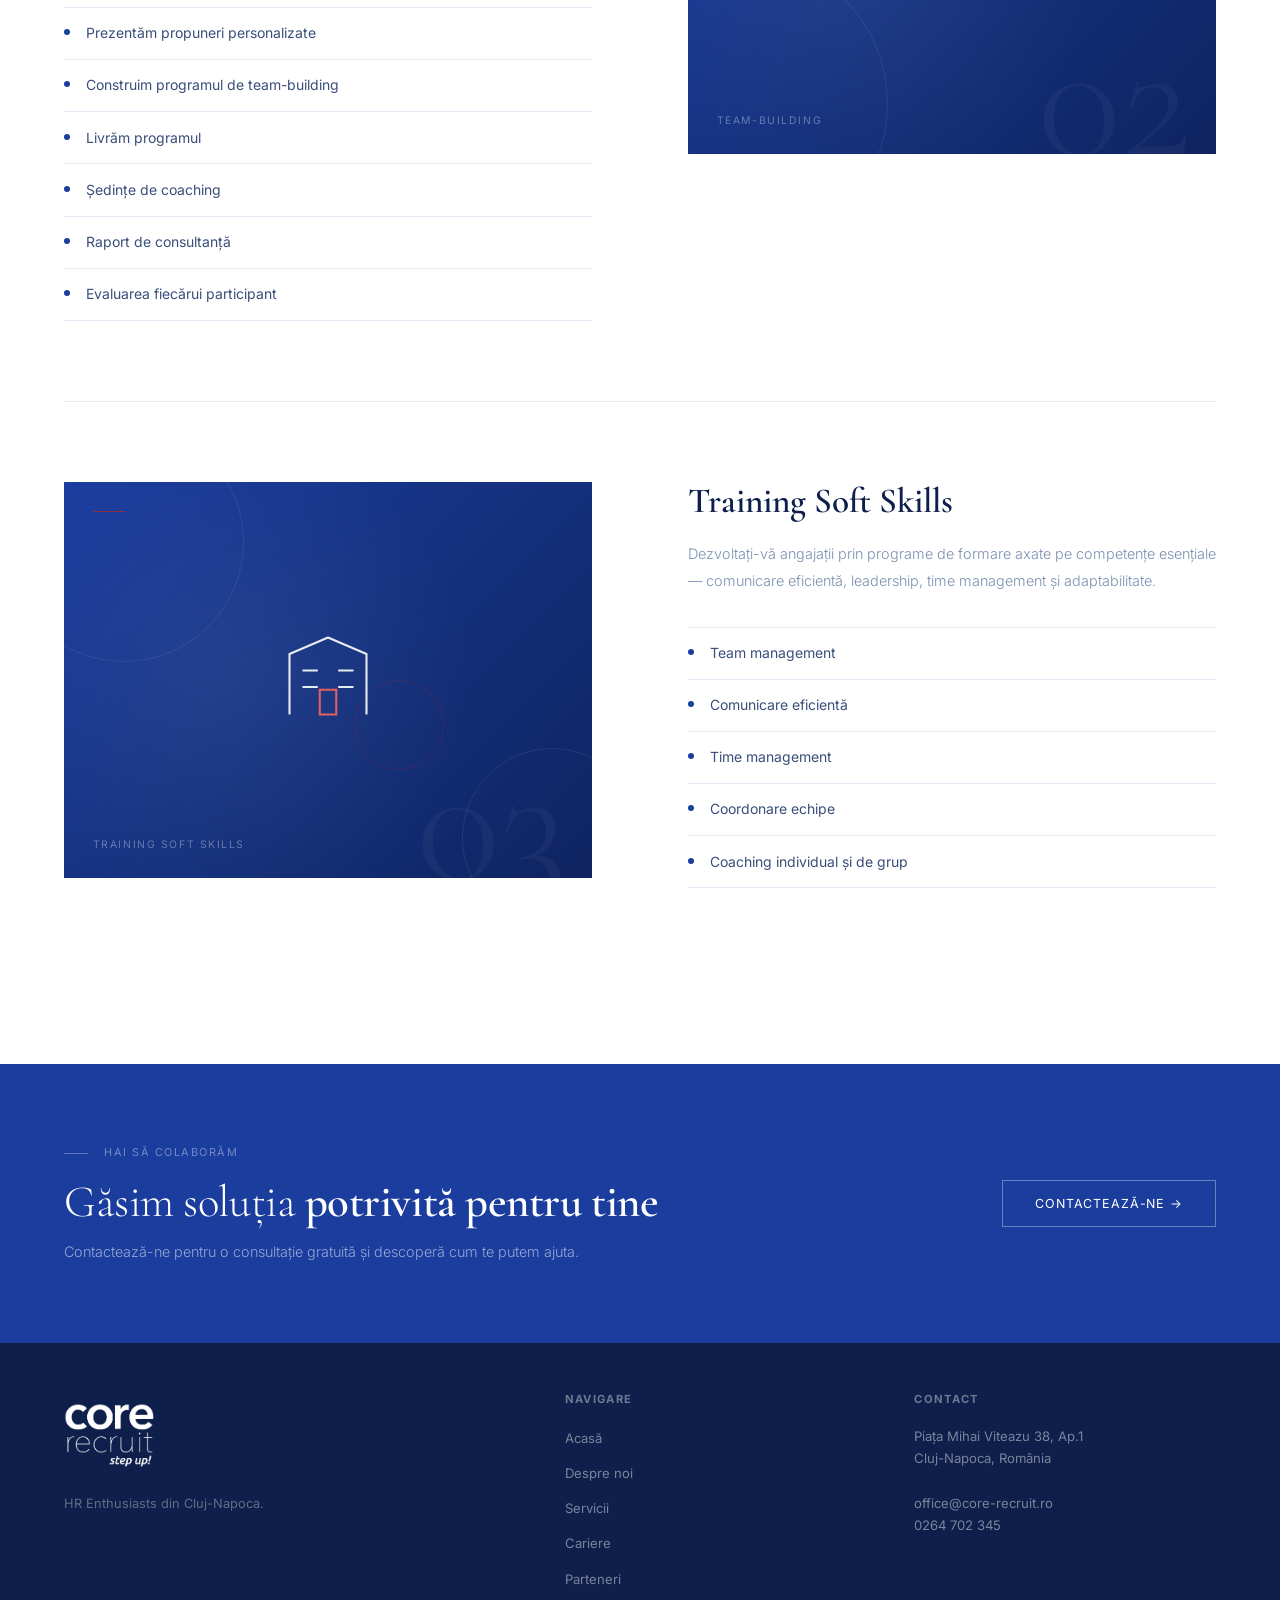
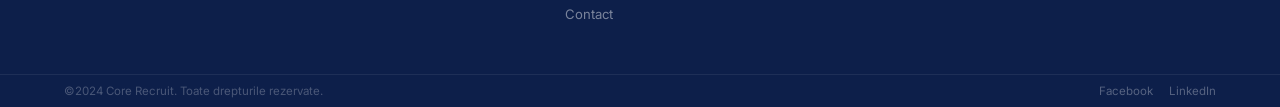
<file: services.html>
<!DOCTYPE html>
<html lang="ro">
<head>
<meta charset="UTF-8">
<script id="Cookiebot" src="https://consent.cookiebot.com/uc.js" data-cbid="74210a75-01b2-4492-945d-dc1702a2ea42" type="text/javascript" async></script>
<meta name="viewport" content="width=device-width, initial-scale=1.0">
<title>Servicii — Core Recruit</title>
<link rel="icon" type="image/png" href="/favicon.png">
<link rel="icon" href="/favicon.ico">
<meta name="description" content="Recrutare, team-building și training soft skills — soluții HR integrate din Cluj-Napoca.">
<link href="https://fonts.googleapis.com/css2?family=Cormorant+Garamond:ital,wght@0,300;0,400;0,600;1,300;1,400&family=Inter:wght@300;400;500&display=swap" rel="stylesheet">
<link rel="stylesheet" href="css/styles.css">
<style>
  .services-main { padding: 6rem 4rem; background: var(--white); }
  .service-block { display: grid; grid-template-columns: 1fr 1fr; gap: 6rem; align-items: start; padding: 5rem 0; border-bottom: 1px solid var(--border); }
  .service-block:first-child { padding-top: 0; }
  .service-block:last-child { border-bottom: none; }
  .service-block.reverse { direction: rtl; }
  .service-block.reverse > * { direction: ltr; }
  .sb-visual {
    aspect-ratio: 4/3; display: flex; align-items: center; justify-content: center;
    position: relative; overflow: hidden;
    background: linear-gradient(135deg, #1a3d9e 0%, #0f2460 100%);
  }
  .sb-visual::before {
    content: ''; position: absolute; inset: 0;
    background: radial-gradient(circle at 30% 50%, rgba(255,255,255,0.06) 0%, transparent 60%);
  }
  .sb-visual-deco {
    position: absolute; inset: 0; pointer-events: none;
  }
  .sb-visual-deco-circle {
    position: absolute; border-radius: 50%; border: 1px solid rgba(255,255,255,0.08);
  }
  .sb-visual-num {
    font-family:'Cormorant Garamond',serif; font-size:11rem; font-weight:300;
    color:rgba(255,255,255,0.04); position:absolute; bottom:-2rem; right:1.5rem; line-height:1;
  }
  .sb-visual-icon { position:relative; z-index:1; }
  .sb-visual-label {
    position: absolute; bottom: 1.5rem; left: 1.8rem; z-index: 1;
    font-size: 0.65rem; letter-spacing: 0.15em; text-transform: uppercase;
    color: rgba(255,255,255,0.35); font-family: 'Inter', sans-serif;
  }
  .sb-visual-line {
    position: absolute; top: 1.8rem; left: 1.8rem; z-index: 1;
    width: 32px; height: 1px; background: rgba(192,37,31,0.7);
  }
  .sb-content {}
  .sb-num { font-family:'Cormorant Garamond',serif; font-size:1rem; color:var(--red); font-weight:300; letter-spacing:0.1em; margin-bottom:0.8rem; }
  .sb-title { font-family:'Cormorant Garamond',serif; font-size:2.2rem; font-weight:600; color:var(--text); margin-bottom:1.2rem; line-height:1.1; }
  .sb-desc { font-size:0.9rem; color:var(--text-muted); line-height:1.9; font-weight:300; margin-bottom:2rem; }
  .process-list { display:flex; flex-direction:column; gap:0; }
  .process-item { display:flex; gap:1rem; align-items:flex-start; padding:0.9rem 0; border-bottom:1px solid var(--border); }
  .process-item:first-child { border-top:1px solid var(--border); }
  .process-dot { width:6px;height:6px;border-radius:50%;background:var(--blue);margin-top:7px;flex-shrink:0; }
  .process-text { font-size:0.875rem;color:var(--text-mid);line-height:1.6; }

  .cta-banner { background:var(--blue); padding:5rem 4rem; display:grid; grid-template-columns:1fr auto; gap:4rem; align-items:center; }
  .cta-banner .section-title.white { margin-bottom:0.8rem; }
  .cta-banner p { color:rgba(255,255,255,0.55);font-size:0.9rem;font-weight:300; }

  @media (max-width:960px) {
    .services-main { padding:4rem 1.5rem; }
    .service-block { grid-template-columns:1fr; gap:2.5rem; direction:ltr; }
    .service-block.reverse { direction:ltr; }
    .cta-banner { grid-template-columns:1fr; padding:3.5rem 1.5rem; }
  }
</style>
</head>
<body>
<nav>
  <a href="index.html" class="logo" id="nav-logo-link"><img src="images/core-recruit-logo.png" alt="Core Recruit" id="nav-logo-img" style="height:90px;width:auto;display:block;"><span class="logo-text" style="display:none;">Core<span style="color:var(--red);">.</span>Recruit</span></a>
  <ul>
    <li><a href="index.html">Acasă</a></li><li><a href="about.html">Despre noi</a></li>
    <li><a href="services.html" class="active">Servicii</a></li><li><a href="careers.html">Cariere</a></li>
    <li><a href="partners.html">Parteneri</a></li><li><a href="contact.html">Contact</a></li>
  </ul>
  <a href="contact.html" class="nav-cta">Contactează-ne</a>
  <button class="hamburger" id="hamburger"><span></span><span></span><span></span></button>
</nav>
<div class="mobile-menu" id="mobile-menu">
  <a href="index.html">Acasă</a><a href="about.html">Despre noi</a><a href="services.html">Servicii</a>
  <a href="careers.html">Cariere</a><a href="partners.html">Parteneri</a><a href="contact.html">Contact</a>
</div>

<div class="page-hero">
  <div class="page-hero-eyebrow"><div class="eyebrow-line"></div><span class="eyebrow-text">Ce oferim</span></div>
  <h1>Servicii HR<br><strong>integrate</strong> pentru <em>echipa ta</em></h1>
  <p>Recrutare, team-building și training — soluții complete adaptate nevoilor organizației tale.</p>
</div>

<section class="services-main">
  <div class="service-block" id="recrutare">
    <div class="sb-visual fade-in">
      <div class="sb-visual-deco">
        <div class="sb-visual-deco-circle" style="width:280px;height:280px;top:-80px;right:-80px;"></div>
        <div class="sb-visual-deco-circle" style="width:160px;height:160px;bottom:-40px;left:-40px;"></div>
        <div class="sb-visual-deco-circle" style="width:80px;height:80px;top:40%;left:20%;border-color:rgba(192,37,31,0.2);"></div>
      </div>
      <div class="sb-visual-line"></div>
      <div class="sb-visual-num">01</div>
      <div class="sb-visual-icon">
        <svg width="110" height="110" viewBox="0 0 80 80" fill="none">
          <circle cx="40" cy="28" r="16" stroke="rgba(255,255,255,0.9)" stroke-width="1.5"/>
          <path d="M12 72c0-15.5 12.5-28 28-28s28 12.5 28 28" stroke="rgba(255,255,255,0.9)" stroke-width="1.5" stroke-linecap="round"/>
          <path d="M58 38l8 8-8 8M66 46H52" stroke="#e06060" stroke-width="1.5" stroke-linecap="round" stroke-linejoin="round"/>
        </svg>
      </div>
      <div class="sb-visual-label">Recrutare</div>
    </div>
    <div class="sb-content fade-in">
      <div class="sb-title">Recrutare</div>
      <p class="sb-desc">Identificăm și atragem talentele potrivite pentru afacerea ta — candidați calificați, cu potrivire culturală, printr-un proces riguros și personalizat.</p>
      <div class="process-list">
        <div class="process-item"><div class="process-dot"></div><span class="process-text">Realizarea profilului împreună cu angajatorul</span></div>
        <div class="process-item"><div class="process-dot"></div><span class="process-text">Căutarea și selecția candidaților</span></div>
        <div class="process-item"><div class="process-dot"></div><span class="process-text">Interviuri preliminare</span></div>
        <div class="process-item"><div class="process-dot"></div><span class="process-text">Evaluarea aptitudinilor și testarea candidaților</span></div>
        <div class="process-item"><div class="process-dot"></div><span class="process-text">Verificarea referințelor</span></div>
        <div class="process-item"><div class="process-dot"></div><span class="process-text">Recomandarea unui short-list</span></div>
        <div class="process-item"><div class="process-dot"></div><span class="process-text">Programarea interviurilor finale</span></div>
        <div class="process-item"><div class="process-dot"></div><span class="process-text">Follow-up periodic</span></div>
      </div>
    </div>
  </div>

  <div class="service-block reverse" id="teambuilding">
    <div class="sb-visual fade-in">
      <div class="sb-visual-deco">
        <div class="sb-visual-deco-circle" style="width:300px;height:300px;bottom:-100px;left:-100px;"></div>
        <div class="sb-visual-deco-circle" style="width:140px;height:140px;top:-30px;right:20%;"></div>
        <div class="sb-visual-deco-circle" style="width:60px;height:60px;top:30%;right:15%;border-color:rgba(192,37,31,0.2);"></div>
      </div>
      <div class="sb-visual-line"></div>
      <div class="sb-visual-num">02</div>
      <div class="sb-visual-icon">
        <svg width="110" height="110" viewBox="0 0 80 80" fill="none">
          <rect x="8" y="16" width="64" height="48" rx="4" stroke="rgba(255,255,255,0.9)" stroke-width="1.5"/>
          <circle cx="28" cy="34" r="8" stroke="#e06060" stroke-width="1.5"/>
          <circle cx="52" cy="34" r="8" stroke="#e06060" stroke-width="1.5"/>
          <path d="M14 60c1.5-7 7-12 14-12s12.5 5 14 12" stroke="rgba(255,255,255,0.9)" stroke-width="1.5" stroke-linecap="round"/>
          <path d="M38 60c1.5-7 7-12 14-12s12.5 5 14 12" stroke="rgba(255,255,255,0.9)" stroke-width="1.5" stroke-linecap="round"/>
        </svg>
      </div>
      <div class="sb-visual-label">Team-building</div>
    </div>
    <div class="sb-content fade-in">
      <div class="sb-title">Team-building</div>
      <p class="sb-desc">Programe personalizate de team-building — de la stabilirea obiectivelor și evaluarea companiei, până la livrare, coaching și raport de consultanță.</p>
      <div class="process-list">
        <div class="process-item"><div class="process-dot"></div><span class="process-text">Stabilirea obiectivelor împreună cu clientul</span></div>
        <div class="process-item"><div class="process-dot"></div><span class="process-text">Evaluarea situației companiei</span></div>
        <div class="process-item"><div class="process-dot"></div><span class="process-text">Prezentăm propuneri personalizate</span></div>
        <div class="process-item"><div class="process-dot"></div><span class="process-text">Construim programul de team-building</span></div>
        <div class="process-item"><div class="process-dot"></div><span class="process-text">Livrăm programul</span></div>
        <div class="process-item"><div class="process-dot"></div><span class="process-text">Ședințe de coaching</span></div>
        <div class="process-item"><div class="process-dot"></div><span class="process-text">Raport de consultanță</span></div>
        <div class="process-item"><div class="process-dot"></div><span class="process-text">Evaluarea fiecărui participant</span></div>
      </div>
    </div>
  </div>

  <div class="service-block" id="training">
    <div class="sb-visual fade-in">
      <div class="sb-visual-deco">
        <div class="sb-visual-deco-circle" style="width:240px;height:240px;top:-60px;left:-60px;"></div>
        <div class="sb-visual-deco-circle" style="width:180px;height:180px;bottom:-50px;right:-50px;"></div>
        <div class="sb-visual-deco-circle" style="width:90px;height:90px;top:50%;left:55%;border-color:rgba(192,37,31,0.2);"></div>
      </div>
      <div class="sb-visual-line"></div>
      <div class="sb-visual-num">03</div>
      <div class="sb-visual-icon">
        <svg width="110" height="110" viewBox="0 0 80 80" fill="none">
          <path d="M12 68V24l28-12 28 12v44" stroke="rgba(255,255,255,0.9)" stroke-width="1.5" stroke-linejoin="round"/>
          <rect x="34" y="50" width="12" height="18" stroke="#e06060" stroke-width="1.5"/>
          <path d="M22 36h10M48 36h10M22 48h10M48 48h10" stroke="rgba(255,255,255,0.9)" stroke-width="1.5" stroke-linecap="round"/>
        </svg>
      </div>
      <div class="sb-visual-label">Training Soft Skills</div>
    </div>
    <div class="sb-content fade-in">
      <div class="sb-title">Training Soft Skills</div>
      <p class="sb-desc">Dezvoltați-vă angajații prin programe de formare axate pe competențe esențiale — comunicare eficientă, leadership, time management și adaptabilitate.</p>
      <div class="process-list">
        <div class="process-item"><div class="process-dot"></div><span class="process-text">Team management</span></div>
        <div class="process-item"><div class="process-dot"></div><span class="process-text">Comunicare eficientă</span></div>
        <div class="process-item"><div class="process-dot"></div><span class="process-text">Time management</span></div>
        <div class="process-item"><div class="process-dot"></div><span class="process-text">Coordonare echipe</span></div>
        <div class="process-item"><div class="process-dot"></div><span class="process-text">Coaching individual și de grup</span></div>
      </div>
    </div>
  </div>
</section>

<div class="cta-banner">
  <div>
    <div class="section-eyebrow" style="margin-bottom:1rem;"><div class="eyebrow-line" style="background:rgba(255,255,255,0.3);"></div><span class="eyebrow-text" style="color:rgba(255,255,255,0.4);">Hai să colaborăm</span></div>
    <div class="section-title white">Găsim soluția <strong>potrivită pentru tine</strong></div>
    <p>Contactează-ne pentru o consultație gratuită și descoperă cum te putem ajuta.</p>
  </div>
  <a href="contact.html" class="btn-white">Contactează-ne →</a>
</div>

<footer>
  <div class="footer-brand"><a href="index.html" class="footer-logo" id="footer-logo-link"><img src="images/core-recruit-logo.png" alt="Core Recruit" id="footer-logo-img" style="height:90px;width:auto;display:block;filter:brightness(0) invert(1);"><span class="footer-logo-text" style="display:none;">Core<span style="color:var(--red);">.</span>Recruit</span></a><p class="footer-tagline">HR Enthusiasts din Cluj-Napoca.</p></div>
  <div class="footer-col"><h4>Navigare</h4><ul><li><a href="index.html">Acasă</a></li><li><a href="about.html">Despre noi</a></li><li><a href="services.html">Servicii</a></li><li><a href="careers.html">Cariere</a></li><li><a href="partners.html">Parteneri</a></li><li><a href="contact.html">Contact</a></li></ul></div>
  <div class="footer-col"><h4>Contact</h4><p>Piața Mihai Viteazu 38, Ap.1<br>Cluj-Napoca, România<br><br>office@core-recruit.ro<br>0264 702 345</p></div>
</footer>
<div class="footer-bottom">
  <span class="footer-copy">©2024 Core Recruit. Toate drepturile rezervate.</span>
  <div class="footer-social"><a href="https://www.facebook.com/corerecruit.ro/" target="_blank">Facebook</a><a href="https://www.linkedin.com/company/core-recruit/" target="_blank">LinkedIn</a></div>
</div>
<script src="js/main.js"></script>
</body>
</html>
</file>
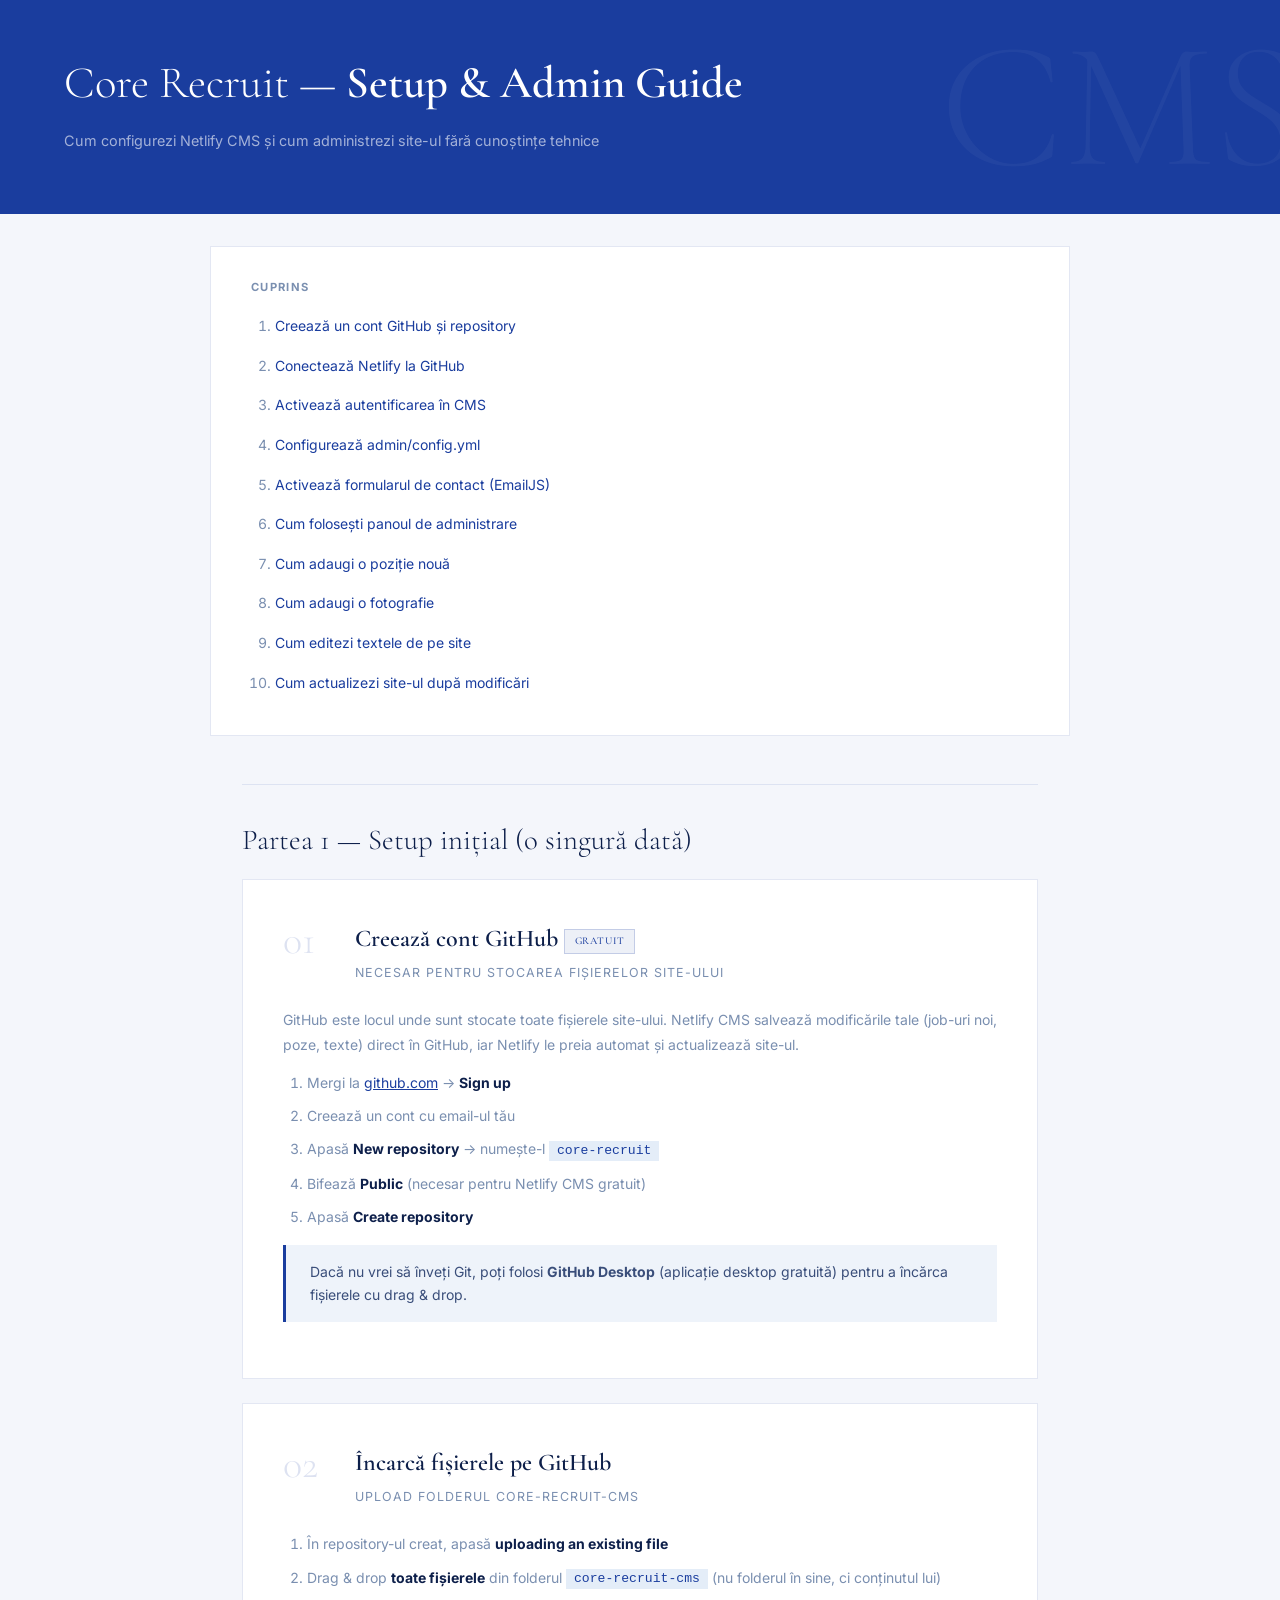
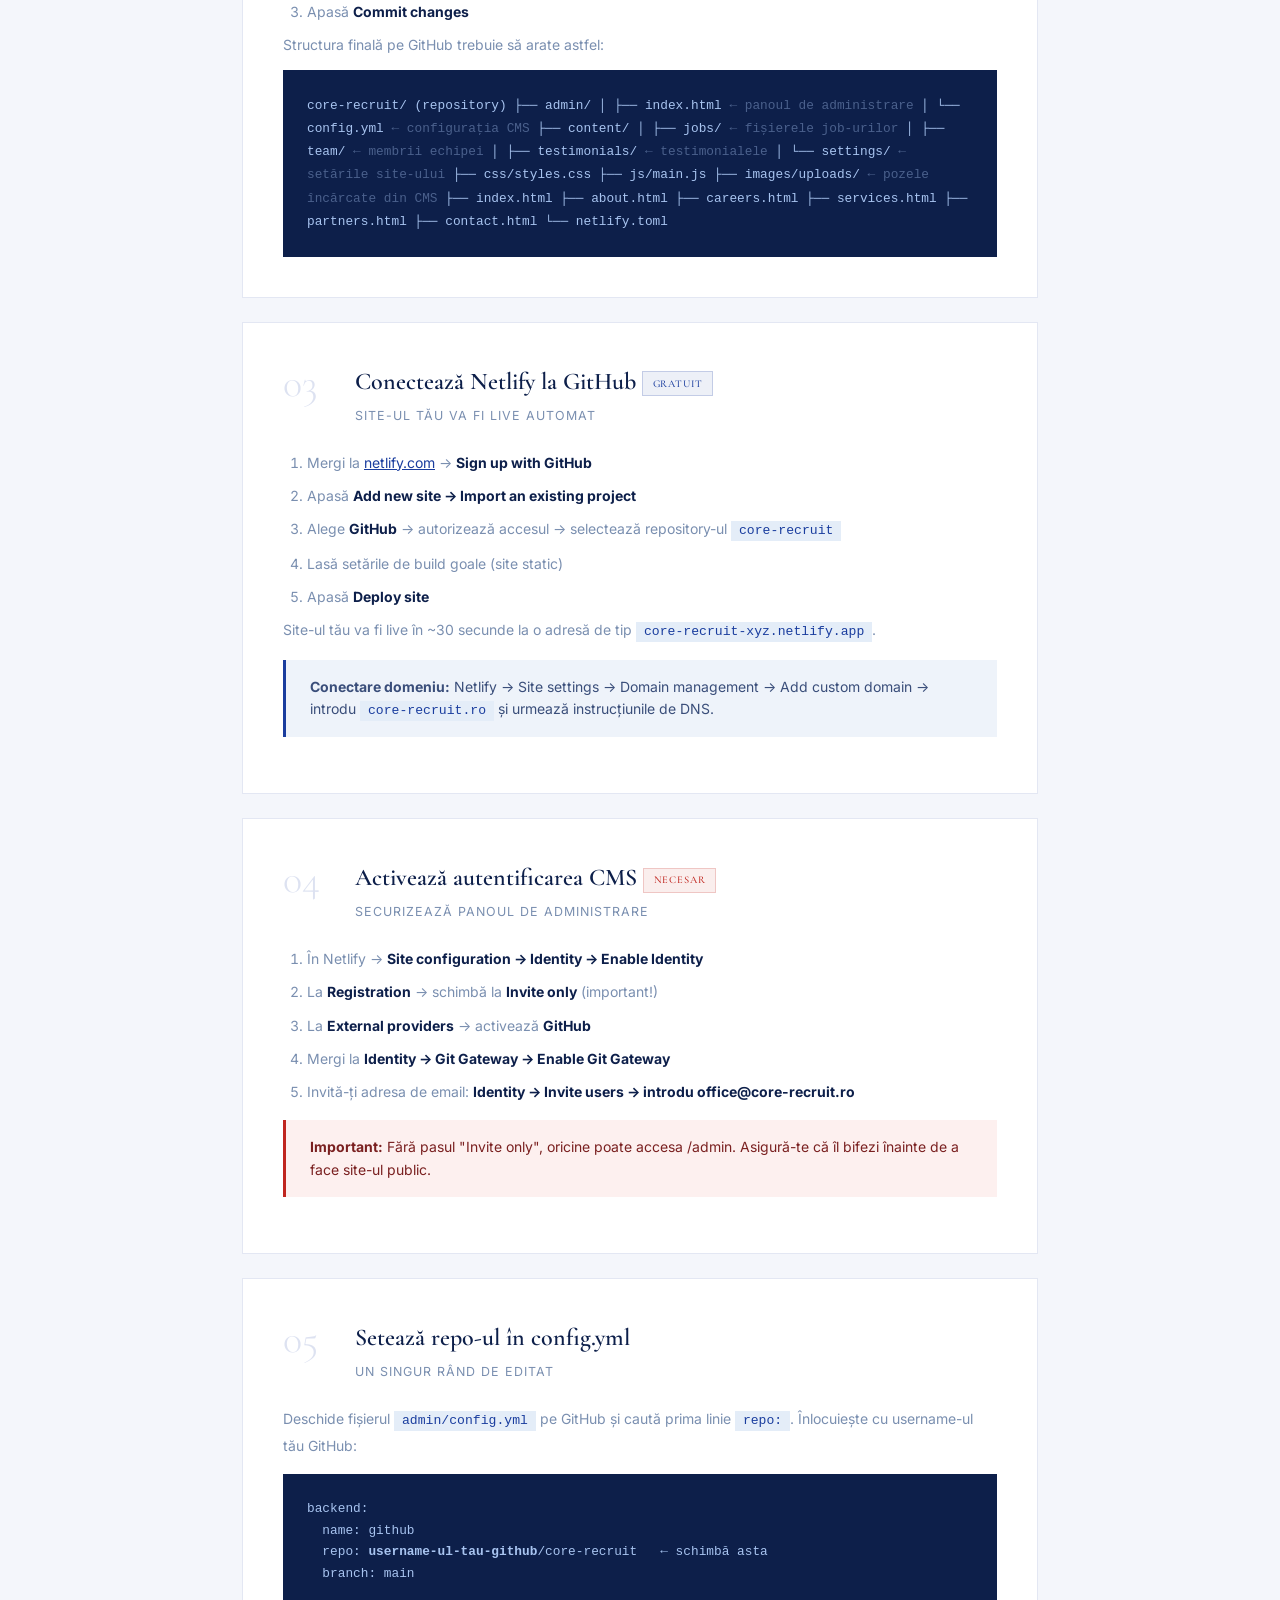
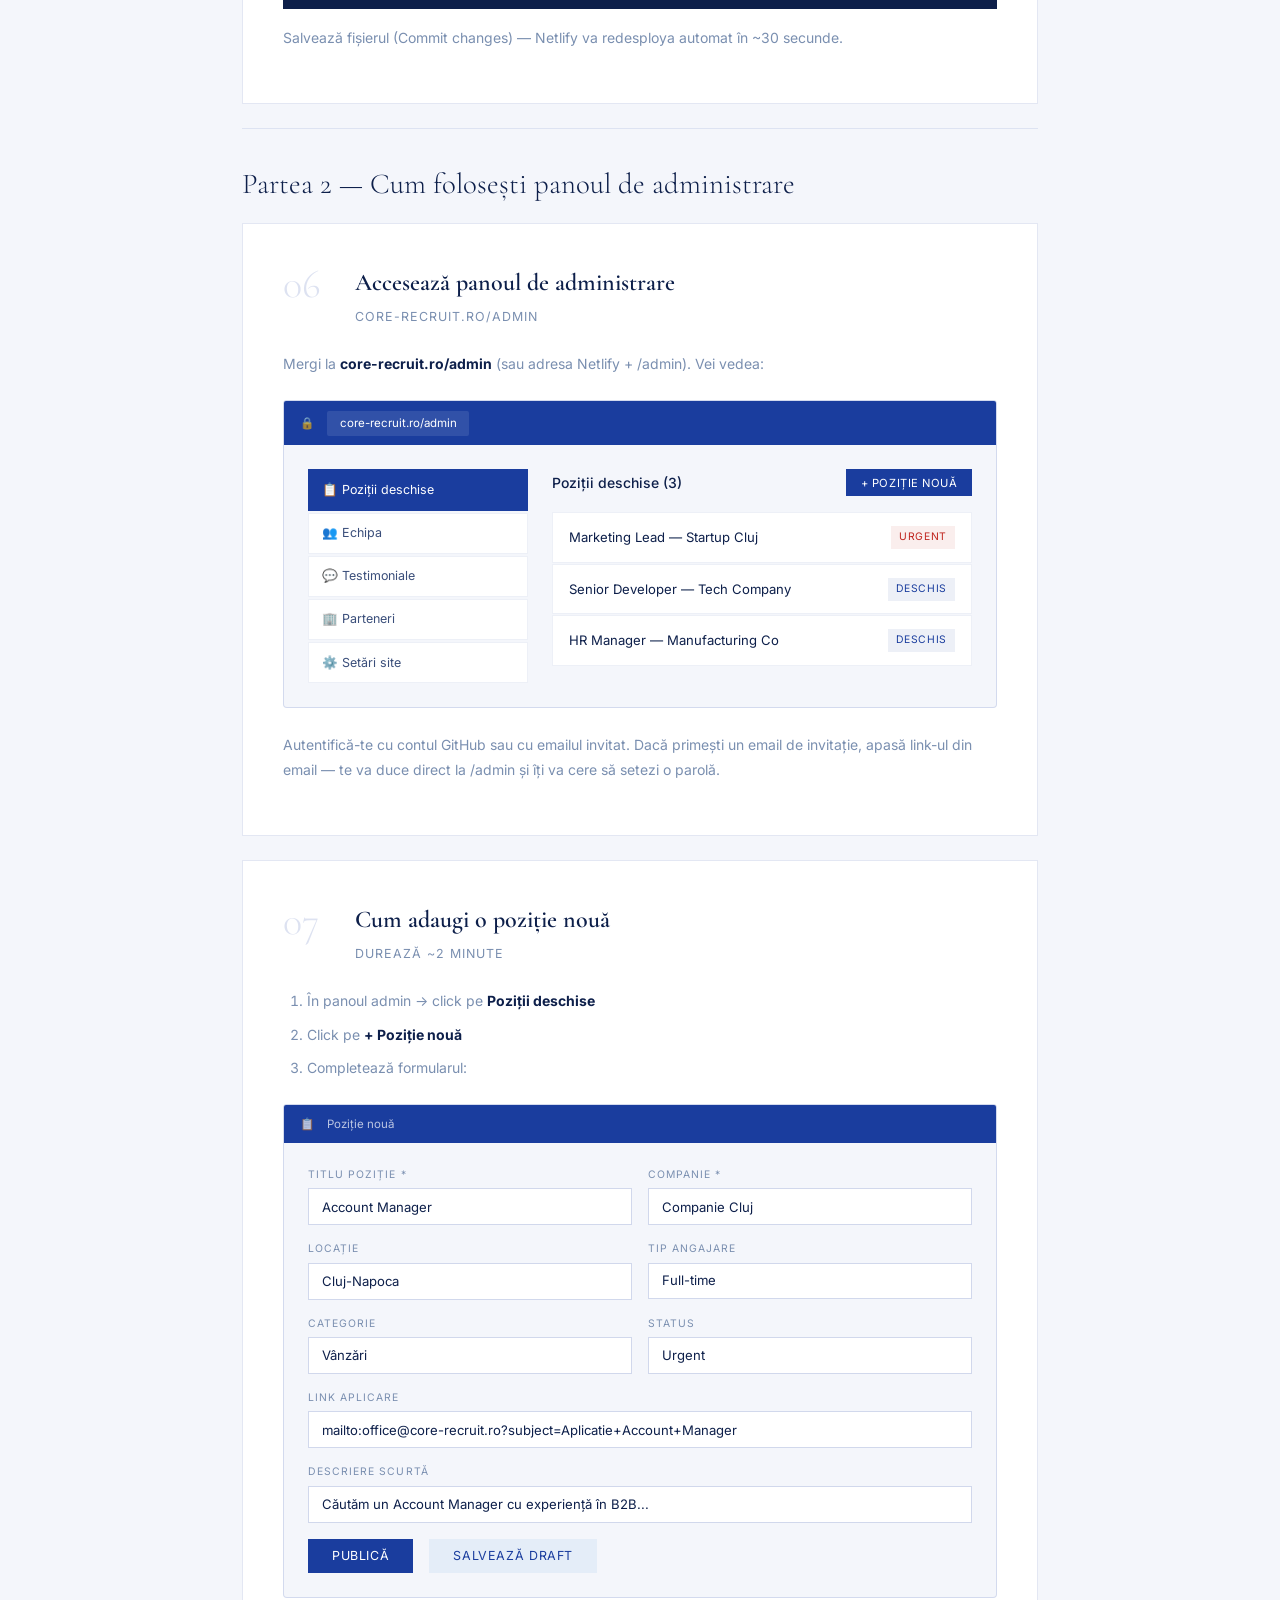
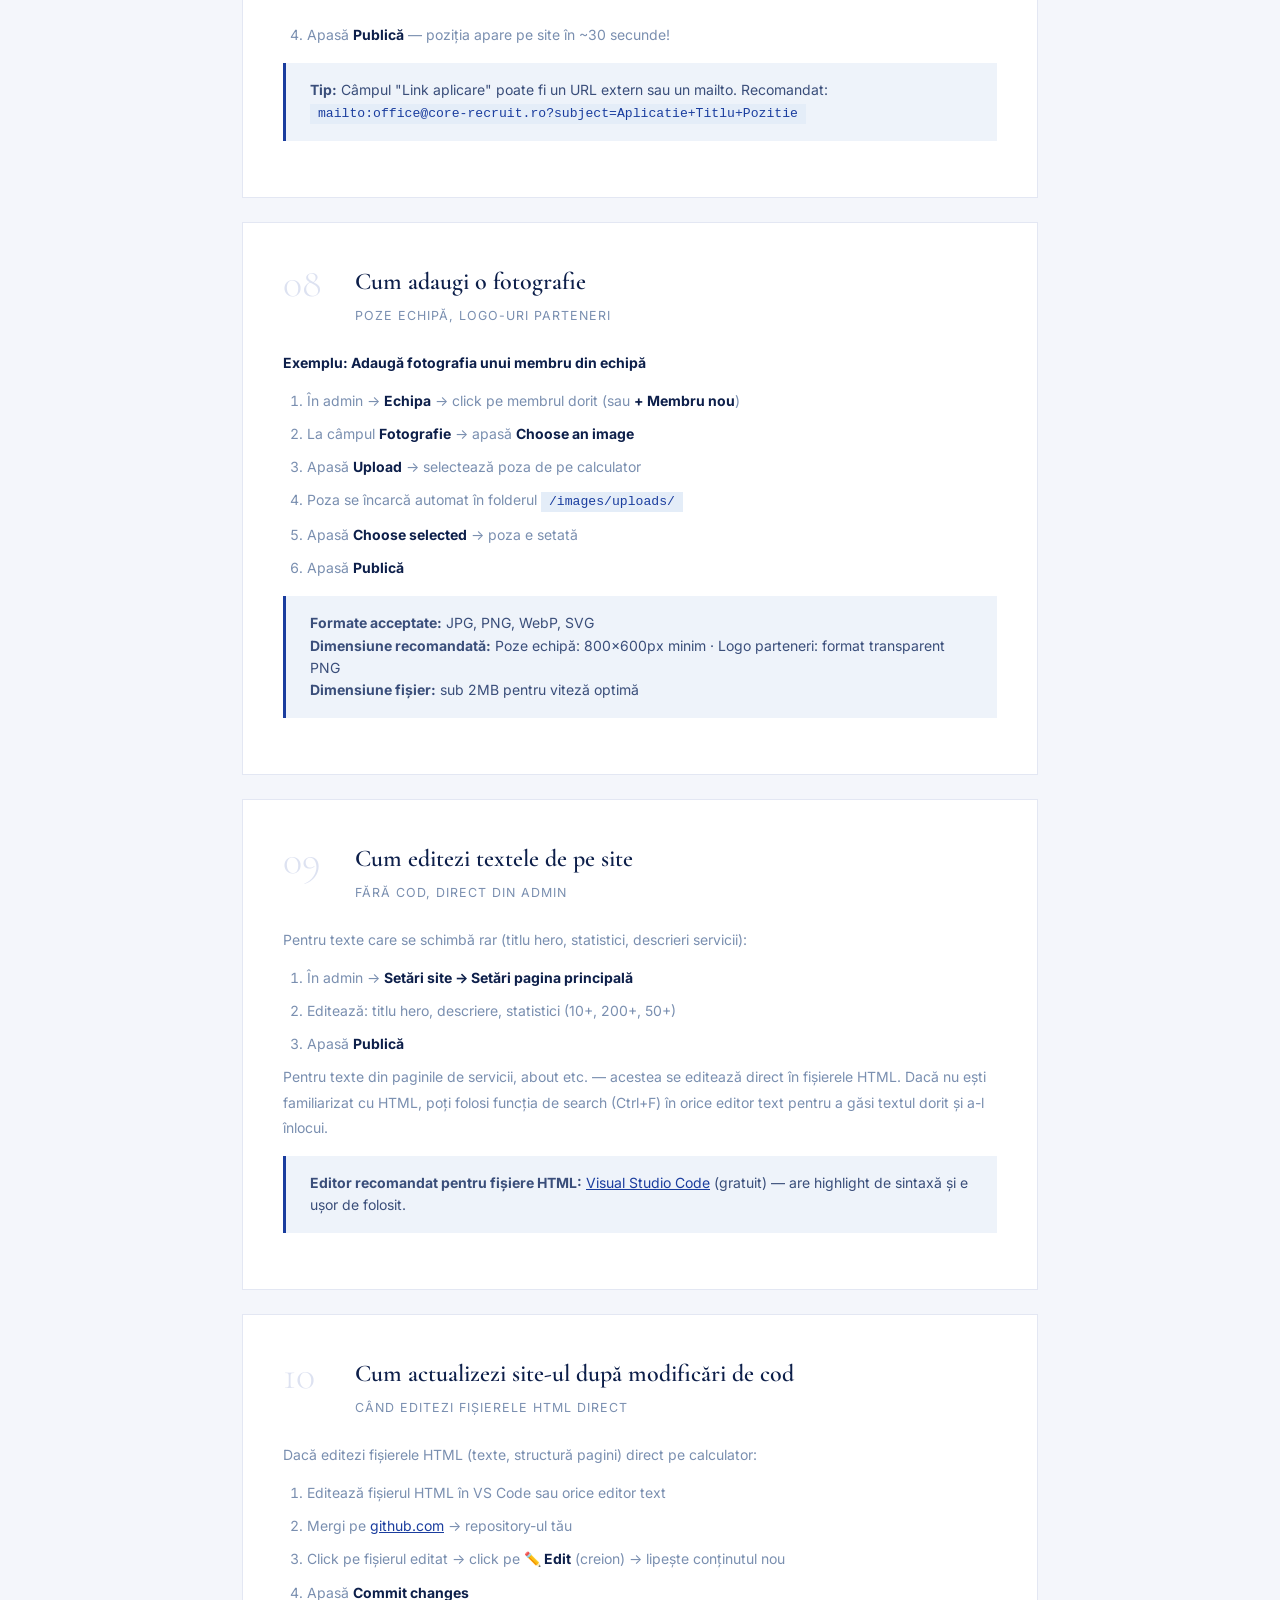
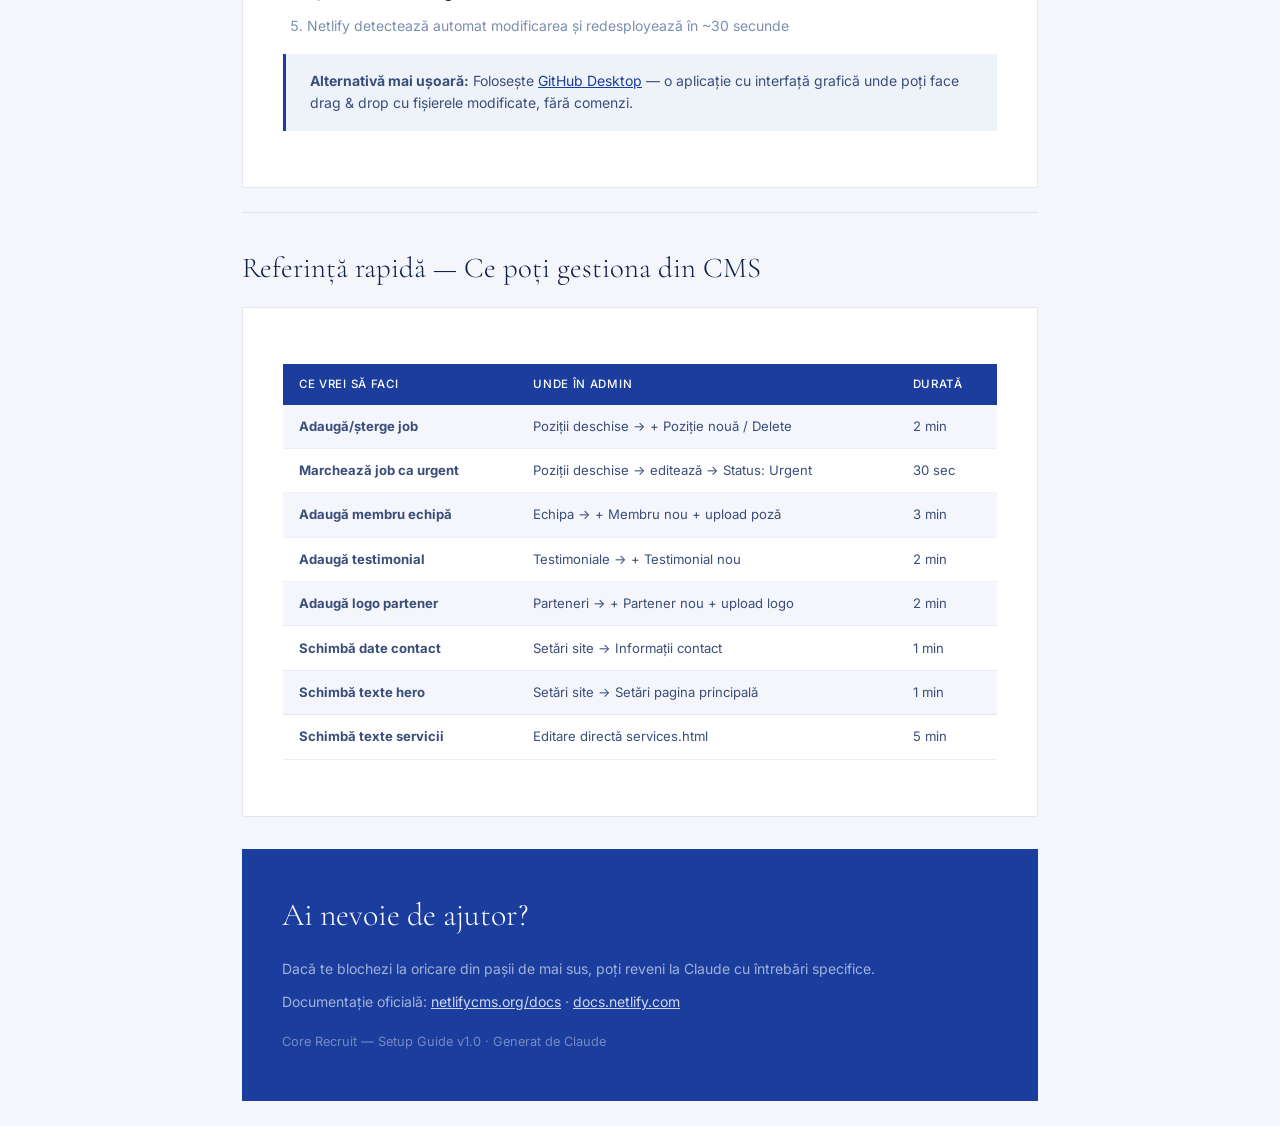
<file: SETUP-GUIDE.html>
<!DOCTYPE html>
<html lang="ro">
<head>
<meta charset="UTF-8">
<meta name="viewport" content="width=device-width, initial-scale=1.0">
<title>Setup Guide — Netlify CMS — Core Recruit</title>
<link href="https://fonts.googleapis.com/css2?family=Cormorant+Garamond:wght@300;400;600&family=Inter:wght@300;400;500&display=swap" rel="stylesheet">
<style>
  *,*::before,*::after{margin:0;padding:0;box-sizing:border-box}
  body{font-family:'Inter',sans-serif;background:#f4f6fb;color:#0d1f4a;line-height:1.6}
  .header{background:#1a3d9e;padding:3rem 4rem;color:white;position:relative;overflow:hidden}
  .header::after{content:'CMS';position:absolute;right:-20px;top:50%;transform:translateY(-50%);font-family:'Cormorant Garamond',serif;font-size:180px;font-weight:300;color:rgba(255,255,255,0.04);pointer-events:none}
  .header h1{font-family:'Cormorant Garamond',serif;font-size:2.8rem;font-weight:300;margin-bottom:0.5rem;position:relative}
  .header h1 strong{font-weight:600}
  .header p{color:rgba(255,255,255,0.6);font-size:0.9rem;position:relative}
  .toc{background:white;border:1px solid rgba(26,61,158,0.12);padding:2rem 2.5rem;max-width:860px;margin:2rem auto 0}
  .toc h3{font-size:0.7rem;text-transform:uppercase;letter-spacing:0.12em;color:#7a8fb0;margin-bottom:1rem}
  .toc ol{padding-left:1.5rem;display:flex;flex-direction:column;gap:0.4rem}
  .toc a{color:#1a3d9e;font-size:0.875rem;text-decoration:none}
  .toc a:hover{text-decoration:underline}
  .content{max-width:860px;margin:0 auto;padding:2rem}
  .step{background:white;border:1px solid rgba(26,61,158,0.12);padding:2.5rem;margin-bottom:1.5rem}
  .step-header{display:flex;align-items:flex-start;gap:1.5rem;margin-bottom:1.5rem}
  .step-num{font-family:'Cormorant Garamond',serif;font-size:2.5rem;font-weight:300;color:rgba(26,61,158,0.15);line-height:1;flex-shrink:0;min-width:48px}
  .step-title{font-family:'Cormorant Garamond',serif;font-size:1.5rem;font-weight:600;color:#0d1f4a;margin-bottom:0.3rem}
  .step-subtitle{font-size:0.78rem;color:#7a8fb0;text-transform:uppercase;letter-spacing:0.08em}
  p{font-size:0.875rem;color:#7a8fb0;line-height:1.8;margin-bottom:0.8rem}
  p strong{color:#0d1f4a}
  ol,ul{padding-left:1.5rem;font-size:0.875rem;color:#7a8fb0;line-height:1.8}
  li{margin-bottom:0.5rem}
  li strong{color:#0d1f4a}
  code{background:#e4edf8;padding:0.15rem 0.5rem;font-family:monospace;font-size:0.82rem;color:#1a3d9e}
  .code-block{background:#0d1f4a;color:#a8c4f0;padding:1.5rem;font-family:monospace;font-size:0.8rem;line-height:1.7;margin:1rem 0;overflow-x:auto;white-space:pre}
  .highlight{background:#eef3fa;border-left:3px solid #1a3d9e;padding:1rem 1.5rem;margin:1rem 0;font-size:0.875rem;color:#3a4e7a}
  .warning{background:#fdf0ef;border-left:3px solid #c0251f;padding:1rem 1.5rem;margin:1rem 0;font-size:0.875rem;color:#7a2020}
  .badge{display:inline-block;padding:0.2rem 0.6rem;font-size:0.65rem;letter-spacing:0.08em;text-transform:uppercase;font-weight:500;vertical-align:middle}
  .badge-free{background:rgba(26,61,158,0.08);color:#1a3d9e;border:1px solid rgba(26,61,158,0.2)}
  .badge-required{background:rgba(192,37,31,0.08);color:#c0251f;border:1px solid rgba(192,37,31,0.2)}

  /* UI MOCKUPS */
  .ui-mock{background:#f4f6fb;border:1px solid rgba(26,61,158,0.15);padding:1.5rem;margin:1.5rem 0;border-radius:4px}
  .ui-mock-bar{background:#1a3d9e;padding:0.6rem 1rem;display:flex;align-items:center;gap:0.8rem;border-radius:2px 2px 0 0;margin:-1.5rem -1.5rem 1.5rem}
  .ui-mock-bar span{font-size:0.72rem;color:rgba(255,255,255,0.7);font-family:'Inter',sans-serif}
  .ui-mock-bar .url{background:rgba(255,255,255,0.1);padding:0.2rem 0.8rem;border-radius:2px;color:white;font-size:0.72rem}
  .ui-field{margin-bottom:1rem}
  .ui-label{font-size:0.65rem;text-transform:uppercase;letter-spacing:0.1em;color:#7a8fb0;margin-bottom:0.3rem;display:block}
  .ui-input{width:100%;background:white;border:1px solid rgba(26,61,158,0.2);padding:0.6rem 0.8rem;font-size:0.82rem;color:#0d1f4a;font-family:'Inter',sans-serif}
  .ui-select{width:100%;background:white;border:1px solid rgba(26,61,158,0.2);padding:0.6rem 0.8rem;font-size:0.82rem;color:#0d1f4a;font-family:'Inter',sans-serif;-webkit-appearance:none}
  .ui-btn{background:#1a3d9e;color:white;border:none;padding:0.6rem 1.5rem;font-size:0.78rem;font-family:'Inter',sans-serif;letter-spacing:0.05em;text-transform:uppercase;cursor:pointer}
  .ui-btn-red{background:#c0251f}
  .ui-form-row{display:grid;grid-template-columns:1fr 1fr;gap:1rem}
  .ui-sidebar{display:grid;grid-template-columns:220px 1fr;gap:1.5rem}
  .ui-nav{display:flex;flex-direction:column;gap:2px}
  .ui-nav-item{padding:0.6rem 0.8rem;font-size:0.78rem;color:#3a4e7a;background:white;border:1px solid rgba(26,61,158,0.08)}
  .ui-nav-item.active{background:#1a3d9e;color:white;border-color:#1a3d9e}
  .ui-list{display:flex;flex-direction:column;gap:1px}
  .ui-list-item{background:white;padding:0.8rem 1rem;display:flex;justify-content:space-between;align-items:center;font-size:0.82rem;border:1px solid rgba(26,61,158,0.08)}
  .ui-status-open{background:rgba(26,61,158,0.08);color:#1a3d9e;font-size:0.65rem;padding:0.2rem 0.5rem;letter-spacing:0.06em;text-transform:uppercase}
  .ui-status-urgent{background:rgba(192,37,31,0.08);color:#c0251f;font-size:0.65rem;padding:0.2rem 0.5rem;letter-spacing:0.06em;text-transform:uppercase}

  .section-divider{font-family:'Cormorant Garamond',serif;font-size:1.8rem;font-weight:300;color:#0d1f4a;padding:2rem 0 1rem;border-top:1px solid rgba(26,61,158,0.1);margin-top:1rem}
  .files-tree{background:#0d1f4a;color:#a8c4f0;padding:1.5rem;font-family:monospace;font-size:0.8rem;line-height:1.8}
  .files-tree .comment{color:rgba(168,196,240,0.4)}
  table{width:100%;border-collapse:collapse;font-size:0.82rem;margin:1rem 0}
  th{background:#1a3d9e;color:white;padding:0.7rem 1rem;text-align:left;font-weight:500;font-size:0.72rem;letter-spacing:0.06em;text-transform:uppercase}
  td{padding:0.7rem 1rem;border-bottom:1px solid rgba(26,61,158,0.08);color:#3a4e7a}
  tr:nth-child(even) td{background:#f4f6fb}
  a{color:#1a3d9e}
  .final-box{background:#1a3d9e;padding:2.5rem;color:white;margin-top:2rem}
  .final-box h2{font-family:'Cormorant Garamond',serif;font-weight:300;font-size:2rem;margin-bottom:1rem}
  .final-box p{color:rgba(255,255,255,0.6);font-size:0.875rem;margin-bottom:0.5rem}
  .final-box a{color:rgba(255,255,255,0.8)}
</style>
</head>
<body>

<div class="header">
  <h1>Core Recruit — <strong>Setup & Admin Guide</strong></h1>
  <p>Cum configurezi Netlify CMS și cum administrezi site-ul fără cunoștințe tehnice</p>
</div>

<div class="toc">
  <h3>Cuprins</h3>
  <ol>
    <li><a href="#github">Creează un cont GitHub și repository</a></li>
    <li><a href="#netlify">Conectează Netlify la GitHub</a></li>
    <li><a href="#cms-auth">Activează autentificarea în CMS</a></li>
    <li><a href="#config">Configurează admin/config.yml</a></li>
    <li><a href="#emailjs">Activează formularul de contact (EmailJS)</a></li>
    <li><a href="#use-cms">Cum folosești panoul de administrare</a></li>
    <li><a href="#add-job">Cum adaugi o poziție nouă</a></li>
    <li><a href="#add-image">Cum adaugi o fotografie</a></li>
    <li><a href="#edit-text">Cum editezi textele de pe site</a></li>
    <li><a href="#update-site">Cum actualizezi site-ul după modificări</a></li>
  </ol>
</div>

<div class="content">

  <div class="section-divider" id="github">Partea 1 — Setup inițial (o singură dată)</div>

  <div class="step">
    <div class="step-header">
      <div class="step-num">01</div>
      <div><div class="step-title">Creează cont GitHub <span class="badge badge-free">Gratuit</span></div><div class="step-subtitle">Necesar pentru stocarea fișierelor site-ului</div></div>
    </div>
    <p>GitHub este locul unde sunt stocate toate fișierele site-ului. Netlify CMS salvează modificările tale (job-uri noi, poze, texte) direct în GitHub, iar Netlify le preia automat și actualizează site-ul.</p>
    <ol>
      <li>Mergi la <a href="https://github.com" target="_blank">github.com</a> → <strong>Sign up</strong></li>
      <li>Creează un cont cu email-ul tău</li>
      <li>Apasă <strong>New repository</strong> → numește-l <code>core-recruit</code></li>
      <li>Bifează <strong>Public</strong> (necesar pentru Netlify CMS gratuit)</li>
      <li>Apasă <strong>Create repository</strong></li>
    </ol>
    <div class="highlight">Dacă nu vrei să înveți Git, poți folosi <strong>GitHub Desktop</strong> (aplicație desktop gratuită) pentru a încărca fișierele cu drag & drop.</div>
  </div>

  <div class="step">
    <div class="step-header">
      <div class="step-num">02</div>
      <div><div class="step-title">Încarcă fișierele pe GitHub</div><div class="step-subtitle">Upload folderul core-recruit-cms</div></div>
    </div>
    <ol>
      <li>În repository-ul creat, apasă <strong>uploading an existing file</strong></li>
      <li>Drag & drop <strong>toate fișierele</strong> din folderul <code>core-recruit-cms</code> (nu folderul în sine, ci conținutul lui)</li>
      <li>Apasă <strong>Commit changes</strong></li>
    </ol>
    <p>Structura finală pe GitHub trebuie să arate astfel:</p>
    <div class="files-tree">core-recruit/ (repository)
├── admin/
│   ├── index.html          <span class="comment">← panoul de administrare</span>
│   └── config.yml          <span class="comment">← configurația CMS</span>
├── content/
│   ├── jobs/               <span class="comment">← fișierele job-urilor</span>
│   ├── team/               <span class="comment">← membrii echipei</span>
│   ├── testimonials/       <span class="comment">← testimonialele</span>
│   └── settings/           <span class="comment">← setările site-ului</span>
├── css/styles.css
├── js/main.js
├── images/uploads/         <span class="comment">← pozele încărcate din CMS</span>
├── index.html
├── about.html
├── careers.html
├── services.html
├── partners.html
├── contact.html
└── netlify.toml</div>
  </div>

  <div class="step" id="netlify">
    <div class="step-header">
      <div class="step-num">03</div>
      <div><div class="step-title">Conectează Netlify la GitHub <span class="badge badge-free">Gratuit</span></div><div class="step-subtitle">Site-ul tău va fi live automat</div></div>
    </div>
    <ol>
      <li>Mergi la <a href="https://netlify.com" target="_blank">netlify.com</a> → <strong>Sign up with GitHub</strong></li>
      <li>Apasă <strong>Add new site → Import an existing project</strong></li>
      <li>Alege <strong>GitHub</strong> → autorizează accesul → selectează repository-ul <code>core-recruit</code></li>
      <li>Lasă setările de build goale (site static)</li>
      <li>Apasă <strong>Deploy site</strong></li>
    </ol>
    <p>Site-ul tău va fi live în ~30 secunde la o adresă de tip <code>core-recruit-xyz.netlify.app</code>.</p>
    <div class="highlight"><strong>Conectare domeniu:</strong> Netlify → Site settings → Domain management → Add custom domain → introdu <code>core-recruit.ro</code> și urmează instrucțiunile de DNS.</div>
  </div>

  <div class="step" id="cms-auth">
    <div class="step-header">
      <div class="step-num">04</div>
      <div><div class="step-title">Activează autentificarea CMS <span class="badge badge-required">Necesar</span></div><div class="step-subtitle">Securizează panoul de administrare</div></div>
    </div>
    <ol>
      <li>În Netlify → <strong>Site configuration → Identity → Enable Identity</strong></li>
      <li>La <strong>Registration</strong> → schimbă la <strong>Invite only</strong> (important!)</li>
      <li>La <strong>External providers</strong> → activează <strong>GitHub</strong></li>
      <li>Mergi la <strong>Identity → Git Gateway → Enable Git Gateway</strong></li>
      <li>Invită-ți adresa de email: <strong>Identity → Invite users → introdu office@core-recruit.ro</strong></li>
    </ol>
    <div class="warning"><strong>Important:</strong> Fără pasul "Invite only", oricine poate accesa /admin. Asigură-te că îl bifezi înainte de a face site-ul public.</div>
  </div>

  <div class="step" id="config">
    <div class="step-header">
      <div class="step-num">05</div>
      <div><div class="step-title">Setează repo-ul în config.yml</div><div class="step-subtitle">Un singur rând de editat</div></div>
    </div>
    <p>Deschide fișierul <code>admin/config.yml</code> pe GitHub și caută prima linie <code>repo:</code>. Înlocuiește cu username-ul tău GitHub:</p>
    <div class="code-block">backend:
  name: github
  repo: <strong>username-ul-tau-github</strong>/core-recruit   ← schimbă asta
  branch: main</div>
    <p>Salvează fișierul (Commit changes) — Netlify va redesploya automat în ~30 secunde.</p>
  </div>

  <div class="section-divider" id="use-cms">Partea 2 — Cum folosești panoul de administrare</div>

  <div class="step">
    <div class="step-header">
      <div class="step-num">06</div>
      <div><div class="step-title">Accesează panoul de administrare</div><div class="step-subtitle">core-recruit.ro/admin</div></div>
    </div>
    <p>Mergi la <strong>core-recruit.ro/admin</strong> (sau adresa Netlify + /admin). Vei vedea:</p>

    <div class="ui-mock">
      <div class="ui-mock-bar">
        <span>🔒</span><span class="url">core-recruit.ro/admin</span>
      </div>
      <div class="ui-sidebar">
        <div class="ui-nav">
          <div class="ui-nav-item active">📋 Poziții deschise</div>
          <div class="ui-nav-item">👥 Echipa</div>
          <div class="ui-nav-item">💬 Testimoniale</div>
          <div class="ui-nav-item">🏢 Parteneri</div>
          <div class="ui-nav-item">⚙️ Setări site</div>
        </div>
        <div>
          <div style="display:flex;justify-content:space-between;align-items:center;margin-bottom:1rem;">
            <div style="font-size:0.875rem;font-weight:500;color:#0d1f4a;">Poziții deschise (3)</div>
            <button class="ui-btn" style="font-size:0.7rem;padding:0.4rem 0.9rem;">+ Poziție nouă</button>
          </div>
          <div class="ui-list">
            <div class="ui-list-item"><span>Marketing Lead — Startup Cluj</span><span class="ui-status-urgent">Urgent</span></div>
            <div class="ui-list-item"><span>Senior Developer — Tech Company</span><span class="ui-status-open">Deschis</span></div>
            <div class="ui-list-item"><span>HR Manager — Manufacturing Co</span><span class="ui-status-open">Deschis</span></div>
          </div>
        </div>
      </div>
    </div>

    <p>Autentifică-te cu contul GitHub sau cu emailul invitat. Dacă primești un email de invitație, apasă link-ul din email — te va duce direct la /admin și îți va cere să setezi o parolă.</p>
  </div>

  <div class="step" id="add-job">
    <div class="step-header">
      <div class="step-num">07</div>
      <div><div class="step-title">Cum adaugi o poziție nouă</div><div class="step-subtitle">Durează ~2 minute</div></div>
    </div>
    <ol>
      <li>În panoul admin → click pe <strong>Poziții deschise</strong></li>
      <li>Click pe <strong>+ Poziție nouă</strong></li>
      <li>Completează formularul:</li>
    </ol>

    <div class="ui-mock">
      <div class="ui-mock-bar"><span>📋</span><span>Poziție nouă</span></div>
      <div class="ui-form-row">
        <div class="ui-field"><label class="ui-label">Titlu poziție *</label><input class="ui-input" value="Account Manager" readonly></div>
        <div class="ui-field"><label class="ui-label">Companie *</label><input class="ui-input" value="Companie Cluj" readonly></div>
      </div>
      <div class="ui-form-row">
        <div class="ui-field"><label class="ui-label">Locație</label><input class="ui-input" value="Cluj-Napoca" readonly></div>
        <div class="ui-field"><label class="ui-label">Tip angajare</label><select class="ui-select"><option>Full-time</option></select></div>
      </div>
      <div class="ui-form-row">
        <div class="ui-field"><label class="ui-label">Categorie</label><select class="ui-select"><option>Vânzări</option></select></div>
        <div class="ui-field"><label class="ui-label">Status</label><select class="ui-select"><option>Urgent</option></select></div>
      </div>
      <div class="ui-field"><label class="ui-label">Link aplicare</label><input class="ui-input" value="mailto:office@core-recruit.ro?subject=Aplicatie+Account+Manager" readonly></div>
      <div class="ui-field"><label class="ui-label">Descriere scurtă</label><input class="ui-input" value="Căutăm un Account Manager cu experiență în B2B..." readonly></div>
      <div style="display:flex;gap:1rem;margin-top:1rem;">
        <button class="ui-btn">Publică</button>
        <button class="ui-btn" style="background:#e4edf8;color:#1a3d9e;">Salvează draft</button>
      </div>
    </div>

    <ol start="4">
      <li>Apasă <strong>Publică</strong> — poziția apare pe site în ~30 secunde!</li>
    </ol>
    <div class="highlight"><strong>Tip:</strong> Câmpul "Link aplicare" poate fi un URL extern sau un mailto. Recomandat: <code>mailto:office@core-recruit.ro?subject=Aplicatie+Titlu+Pozitie</code></div>
  </div>

  <div class="step" id="add-image">
    <div class="step-header">
      <div class="step-num">08</div>
      <div><div class="step-title">Cum adaugi o fotografie</div><div class="step-subtitle">Poze echipă, logo-uri parteneri</div></div>
    </div>
    <p><strong>Exemplu: Adaugă fotografia unui membru din echipă</strong></p>
    <ol>
      <li>În admin → <strong>Echipa</strong> → click pe membrul dorit (sau <strong>+ Membru nou</strong>)</li>
      <li>La câmpul <strong>Fotografie</strong> → apasă <strong>Choose an image</strong></li>
      <li>Apasă <strong>Upload</strong> → selectează poza de pe calculator</li>
      <li>Poza se încarcă automat în folderul <code>/images/uploads/</code></li>
      <li>Apasă <strong>Choose selected</strong> → poza e setată</li>
      <li>Apasă <strong>Publică</strong></li>
    </ol>
    <div class="highlight">
      <strong>Formate acceptate:</strong> JPG, PNG, WebP, SVG<br>
      <strong>Dimensiune recomandată:</strong> Poze echipă: 800×600px minim · Logo parteneri: format transparent PNG<br>
      <strong>Dimensiune fișier:</strong> sub 2MB pentru viteză optimă
    </div>
  </div>

  <div class="step" id="edit-text">
    <div class="step-header">
      <div class="step-num">09</div>
      <div><div class="step-title">Cum editezi textele de pe site</div><div class="step-subtitle">Fără cod, direct din admin</div></div>
    </div>
    <p>Pentru texte care se schimbă rar (titlu hero, statistici, descrieri servicii):</p>
    <ol>
      <li>În admin → <strong>Setări site → Setări pagina principală</strong></li>
      <li>Editează: titlu hero, descriere, statistici (10+, 200+, 50+)</li>
      <li>Apasă <strong>Publică</strong></li>
    </ol>
    <p>Pentru texte din paginile de servicii, about etc. — acestea se editează direct în fișierele HTML. Dacă nu ești familiarizat cu HTML, poți folosi funcția de search (Ctrl+F) în orice editor text pentru a găsi textul dorit și a-l înlocui.</p>
    <div class="highlight"><strong>Editor recomandat pentru fișiere HTML:</strong> <a href="https://code.visualstudio.com" target="_blank">Visual Studio Code</a> (gratuit) — are highlight de sintaxă și e ușor de folosit.</div>
  </div>

  <div class="step" id="update-site">
    <div class="step-header">
      <div class="step-num">10</div>
      <div><div class="step-title">Cum actualizezi site-ul după modificări de cod</div><div class="step-subtitle">Când editezi fișierele HTML direct</div></div>
    </div>
    <p>Dacă editezi fișierele HTML (texte, structură pagini) direct pe calculator:</p>
    <ol>
      <li>Editează fișierul HTML în VS Code sau orice editor text</li>
      <li>Mergi pe <a href="https://github.com" target="_blank">github.com</a> → repository-ul tău</li>
      <li>Click pe fișierul editat → click pe <strong>✏️ Edit</strong> (creion) → lipește conținutul nou</li>
      <li>Apasă <strong>Commit changes</strong></li>
      <li>Netlify detectează automat modificarea și redesployează în ~30 secunde</li>
    </ol>
    <div class="highlight"><strong>Alternativă mai ușoară:</strong> Folosește <a href="https://desktop.github.com" target="_blank">GitHub Desktop</a> — o aplicație cu interfață grafică unde poți face drag & drop cu fișierele modificate, fără comenzi.</div>
  </div>

  <div class="section-divider">Referință rapidă — Ce poți gestiona din CMS</div>

  <div class="step">
    <table>
      <tr><th>Ce vrei să faci</th><th>Unde în admin</th><th>Durată</th></tr>
      <tr><td><strong>Adaugă/șterge job</strong></td><td>Poziții deschise → + Poziție nouă / Delete</td><td>2 min</td></tr>
      <tr><td><strong>Marchează job ca urgent</strong></td><td>Poziții deschise → editează → Status: Urgent</td><td>30 sec</td></tr>
      <tr><td><strong>Adaugă membru echipă</strong></td><td>Echipa → + Membru nou + upload poză</td><td>3 min</td></tr>
      <tr><td><strong>Adaugă testimonial</strong></td><td>Testimoniale → + Testimonial nou</td><td>2 min</td></tr>
      <tr><td><strong>Adaugă logo partener</strong></td><td>Parteneri → + Partener nou + upload logo</td><td>2 min</td></tr>
      <tr><td><strong>Schimbă date contact</strong></td><td>Setări site → Informații contact</td><td>1 min</td></tr>
      <tr><td><strong>Schimbă texte hero</strong></td><td>Setări site → Setări pagina principală</td><td>1 min</td></tr>
      <tr><td><strong>Schimbă texte servicii</strong></td><td>Editare directă services.html</td><td>5 min</td></tr>
    </table>
  </div>

  <div class="final-box">
    <h2>Ai nevoie de ajutor?</h2>
    <p>Dacă te blochezi la oricare din pașii de mai sus, poți reveni la Claude cu întrebări specifice.</p>
    <p>Documentație oficială: <a href="https://www.netlifycms.org/docs/" target="_blank">netlifycms.org/docs</a> · <a href="https://docs.netlify.com" target="_blank">docs.netlify.com</a></p>
    <p style="margin-top:1rem;color:rgba(255,255,255,0.4);font-size:0.8rem;">Core Recruit — Setup Guide v1.0 · Generat de Claude</p>
  </div>

</div>
</body>
</html>
</file>
<file: css/styles.css>
/* Core Recruit — Shared Styles v2 with Netlify CMS */
*,*::before,*::after{margin:0;padding:0;box-sizing:border-box}
:root{
  --bg:#eef3fa;--bg2:#e4edf8;--bg3:#d8e6f5;--white:#ffffff;
  --blue:#1a3d9e;--blue-mid:#2a52c0;--blue-light:#4a72d8;
  --red:#c0251f;--text:#0d1f4a;--text-mid:#3a4e7a;--text-muted:#7a8fb0;
  --border:rgba(26,61,158,0.1);--border-strong:rgba(26,61,158,0.2);
}
body{font-family:'Inter',sans-serif;background:var(--bg);color:var(--text);overflow-x:auto;line-height:1.6}

/* NAV */
nav{display:flex;align-items:center;justify-content:space-between;padding:0.4rem 4rem;position:sticky;top:0;z-index:100;background:rgba(238,243,250,0.95);backdrop-filter:blur(16px);border-bottom:1px solid var(--border)}
.logo{font-family:'Cormorant Garamond',serif;font-weight:600;font-size:1.4rem;letter-spacing:0.04em;color:var(--blue);text-decoration:none}
.logo span{color:var(--red)}
nav ul{list-style:none;display:flex;gap:2rem}
nav ul li a{text-decoration:none;color:var(--text-muted);font-size:0.8rem;letter-spacing:0.06em;text-transform:uppercase;transition:color 0.2s}
nav ul li a:hover,nav ul li a.active{color:var(--blue)}
.nav-cta{background:transparent;color:var(--blue);border:1px solid var(--blue-mid);padding:0.5rem 1.4rem;font-family:'Inter',sans-serif;font-size:0.78rem;font-weight:500;letter-spacing:0.05em;cursor:pointer;transition:all 0.25s;text-decoration:none;display:inline-block}
.nav-cta:hover{background:var(--blue);color:white}
.hamburger{display:none;flex-direction:column;gap:5px;cursor:pointer;background:none;border:none;padding:4px}
.hamburger span{width:24px;height:1.5px;background:var(--blue);display:block;transition:all 0.3s}
.mobile-menu{display:none;flex-direction:column;position:fixed;top:64px;left:0;right:0;background:rgba(238,243,250,0.98);backdrop-filter:blur(16px);border-bottom:1px solid var(--border);padding:1.5rem 2rem;gap:1.2rem;z-index:99}
.mobile-menu a{text-decoration:none;color:var(--text-mid);font-size:0.9rem;letter-spacing:0.06em;text-transform:uppercase}
.mobile-menu.open{display:flex}

/* TAGLINE STRIP */
.tagline-strip{display:flex;align-items:center;justify-content:center;gap:1.5rem;height:36px;background:var(--white);border-bottom:1px solid var(--border);position:relative;z-index:98}
.tagline-strip::before,.tagline-strip::after{content:'';flex:1;height:1px;background:var(--border);max-width:180px}
.tagline-strip span{font-size:0.7rem;font-style:italic;color:var(--text-muted);letter-spacing:0.06em;white-space:nowrap}
@media(max-width:960px){
  .tagline-strip{height:30px}
  .tagline-strip::before,.tagline-strip::after{max-width:50px}
  .tagline-strip span{font-size:0.65rem}
}

/* BUTTONS */
.btn-primary{background:var(--blue);color:white;border:none;padding:0.85rem 2.2rem;font-family:'Inter',sans-serif;font-size:0.8rem;font-weight:500;letter-spacing:0.06em;text-transform:uppercase;cursor:pointer;transition:all 0.25s;text-decoration:none;display:inline-block}
.btn-primary:hover{background:var(--blue-mid);transform:translateY(-1px)}
.btn-ghost{background:transparent;color:var(--text-mid);border:1px solid var(--border-strong);padding:0.85rem 2.2rem;font-family:'Inter',sans-serif;font-size:0.8rem;letter-spacing:0.06em;text-transform:uppercase;cursor:pointer;transition:all 0.25s;text-decoration:none;display:inline-block}
.btn-ghost:hover{border-color:var(--blue);color:var(--blue)}
.btn-white{background:transparent;color:white;border:1px solid rgba(255,255,255,0.35);padding:0.8rem 2rem;font-family:'Inter',sans-serif;font-size:0.78rem;letter-spacing:0.07em;text-transform:uppercase;cursor:pointer;transition:all 0.25s;text-decoration:none;display:inline-block}
.btn-white:hover{background:rgba(255,255,255,0.1);border-color:rgba(255,255,255,0.6)}

/* TYPOGRAPHY */
.section-eyebrow{display:flex;align-items:center;gap:1rem;margin-bottom:1rem}
.eyebrow-line{width:24px;height:1px;background:var(--red);flex-shrink:0}
.eyebrow-text{font-size:0.68rem;letter-spacing:0.14em;text-transform:uppercase;color:var(--text-muted)}
.section-title{font-family:'Cormorant Garamond',serif;font-size:clamp(2rem,3.5vw,3rem);font-weight:300;color:var(--text);letter-spacing:-0.01em;line-height:1.1}
.section-title strong{font-weight:600}
.section-title.white{color:white}

/* PAGE HERO */
.page-hero{background:var(--blue);padding:5rem 4rem 4rem;position:relative;overflow:hidden}
.page-hero::after{content:'';position:absolute;right:-60px;bottom:-60px;width:320px;height:320px;border-radius:50%;border:60px solid rgba(192,37,31,0.12);pointer-events:none}
.page-hero-eyebrow{display:flex;align-items:center;gap:1rem;margin-bottom:1.2rem}
.page-hero-eyebrow .eyebrow-line{background:rgba(255,255,255,0.4)}
.page-hero-eyebrow .eyebrow-text{color:rgba(255,255,255,0.5)}
.page-hero h1{font-family:'Cormorant Garamond',serif;font-weight:300;font-size:clamp(2.5rem,5vw,4.5rem);color:white;line-height:1.1;letter-spacing:-0.02em;max-width:700px}
.page-hero h1 strong{font-weight:600}
.page-hero h1 em{font-style:italic;color:rgba(255,255,255,0.6)}
.page-hero p{color:rgba(255,255,255,0.6);font-size:1rem;line-height:1.8;max-width:520px;margin-top:1.2rem}

/* FOOTER */
footer{background:var(--text);padding:3rem 4rem;display:grid;grid-template-columns:1.5fr 1fr 1fr;gap:3rem;align-items:start}
.footer-logo{font-family:'Cormorant Garamond',serif;font-weight:600;font-size:1.3rem;letter-spacing:0.04em;color:white;display:block;margin-bottom:0.8rem;text-decoration:none}
.footer-logo span{color:var(--red)}
.footer-tagline{font-size:0.8rem;color:rgba(255,255,255,0.35);line-height:1.6;max-width:220px}
.footer-col h4{font-size:0.7rem;letter-spacing:0.12em;text-transform:uppercase;color:rgba(255,255,255,0.4);margin-bottom:1rem}
.footer-col ul{list-style:none;display:flex;flex-direction:column;gap:0.6rem}
.footer-col ul li a{font-size:0.82rem;color:rgba(255,255,255,0.45);text-decoration:none;transition:color 0.2s}
.footer-col ul li a:hover{color:white}
.footer-col p{font-size:0.82rem;color:rgba(255,255,255,0.45);line-height:1.7}
.footer-bottom{background:var(--text);border-top:1px solid rgba(255,255,255,0.07);padding:0.4rem 4rem;display:flex;justify-content:space-between;align-items:center}
.footer-copy{font-size:0.72rem;color:rgba(255,255,255,0.25)}
.footer-social{display:flex;gap:1rem}
.footer-social a{font-size:0.72rem;color:rgba(255,255,255,0.3);text-decoration:none;transition:color 0.2s}
.footer-social a:hover{color:white}

/* DIVIDER */
.divider-strip{background:var(--bg2);border-top:1px solid var(--border);border-bottom:1px solid var(--border);padding:1.1rem 4rem;display:flex;justify-content:space-between;align-items:center;overflow:hidden}
.ds-item{display:flex;align-items:center;gap:0.75rem;flex-shrink:0}
.ds-line{width:1px;height:16px;background:var(--border-strong);flex-shrink:0}
.ds-text{font-size:0.7rem;letter-spacing:0.1em;text-transform:uppercase;color:var(--text-muted)}

/* LOADING */
.content-loading{display:flex;align-items:center;justify-content:center;padding:4rem;color:var(--text-muted);font-size:0.875rem;gap:1rem}
.spinner{width:24px;height:24px;border:2px solid var(--border);border-top-color:var(--blue);border-radius:50%;animation:spin 0.7s linear infinite;flex-shrink:0}
@keyframes spin{to{transform:rotate(360deg)}}

/* FADE IN */
.fade-in{opacity:0;transform:translateY(20px);transition:opacity 0.6s ease,transform 0.6s ease}
.fade-in.visible{opacity:1;transform:translateY(0)}

@media(max-width:960px){
  nav ul,.nav-cta{display:none}
  .hamburger{display:flex}
  nav{padding:1rem 1.5rem}
  .page-hero{padding:3.5rem 1.5rem 3rem}
  footer{grid-template-columns:1fr;gap:2rem;padding:2.5rem 1.5rem}
  .footer-bottom{padding:1rem 1.5rem;flex-direction:column;gap:0.5rem;text-align:center}
  .divider-strip{padding:1rem 1.5rem;gap:0.8rem;flex-wrap:wrap}
  .ds-line{display:none}
}

/* ---- LOGO IMAGE ---- */
.logo-img-link { display:flex; align-items:center; text-decoration:none; }
.nav-logo { height:48px; width:auto; display:block; }
.footer-logo-img { display:block; margin-bottom:0.8rem; text-decoration:none; }
.footer-logo-img-el { height:44px; width:auto; filter:brightness(0) invert(1); }
nav { gap:1rem; }

/* ---- LOGO (image + text fallback) ---- */
.logo { display:flex; align-items:center; text-decoration:none; font-family:'Cormorant Garamond',serif; font-weight:600; font-size:1.4rem; letter-spacing:0.04em; color:var(--blue); }
.logo .logo-text { color:var(--blue); }
.logo .logo-text span { color:var(--red); }
.footer-logo { display:flex; align-items:center; text-decoration:none; font-family:'Cormorant Garamond',serif; font-weight:600; font-size:1.3rem; color:white; margin-bottom:0.8rem; }
.footer-logo .footer-logo-text span { color:var(--red); }
nav { gap:1rem; }
</file>
